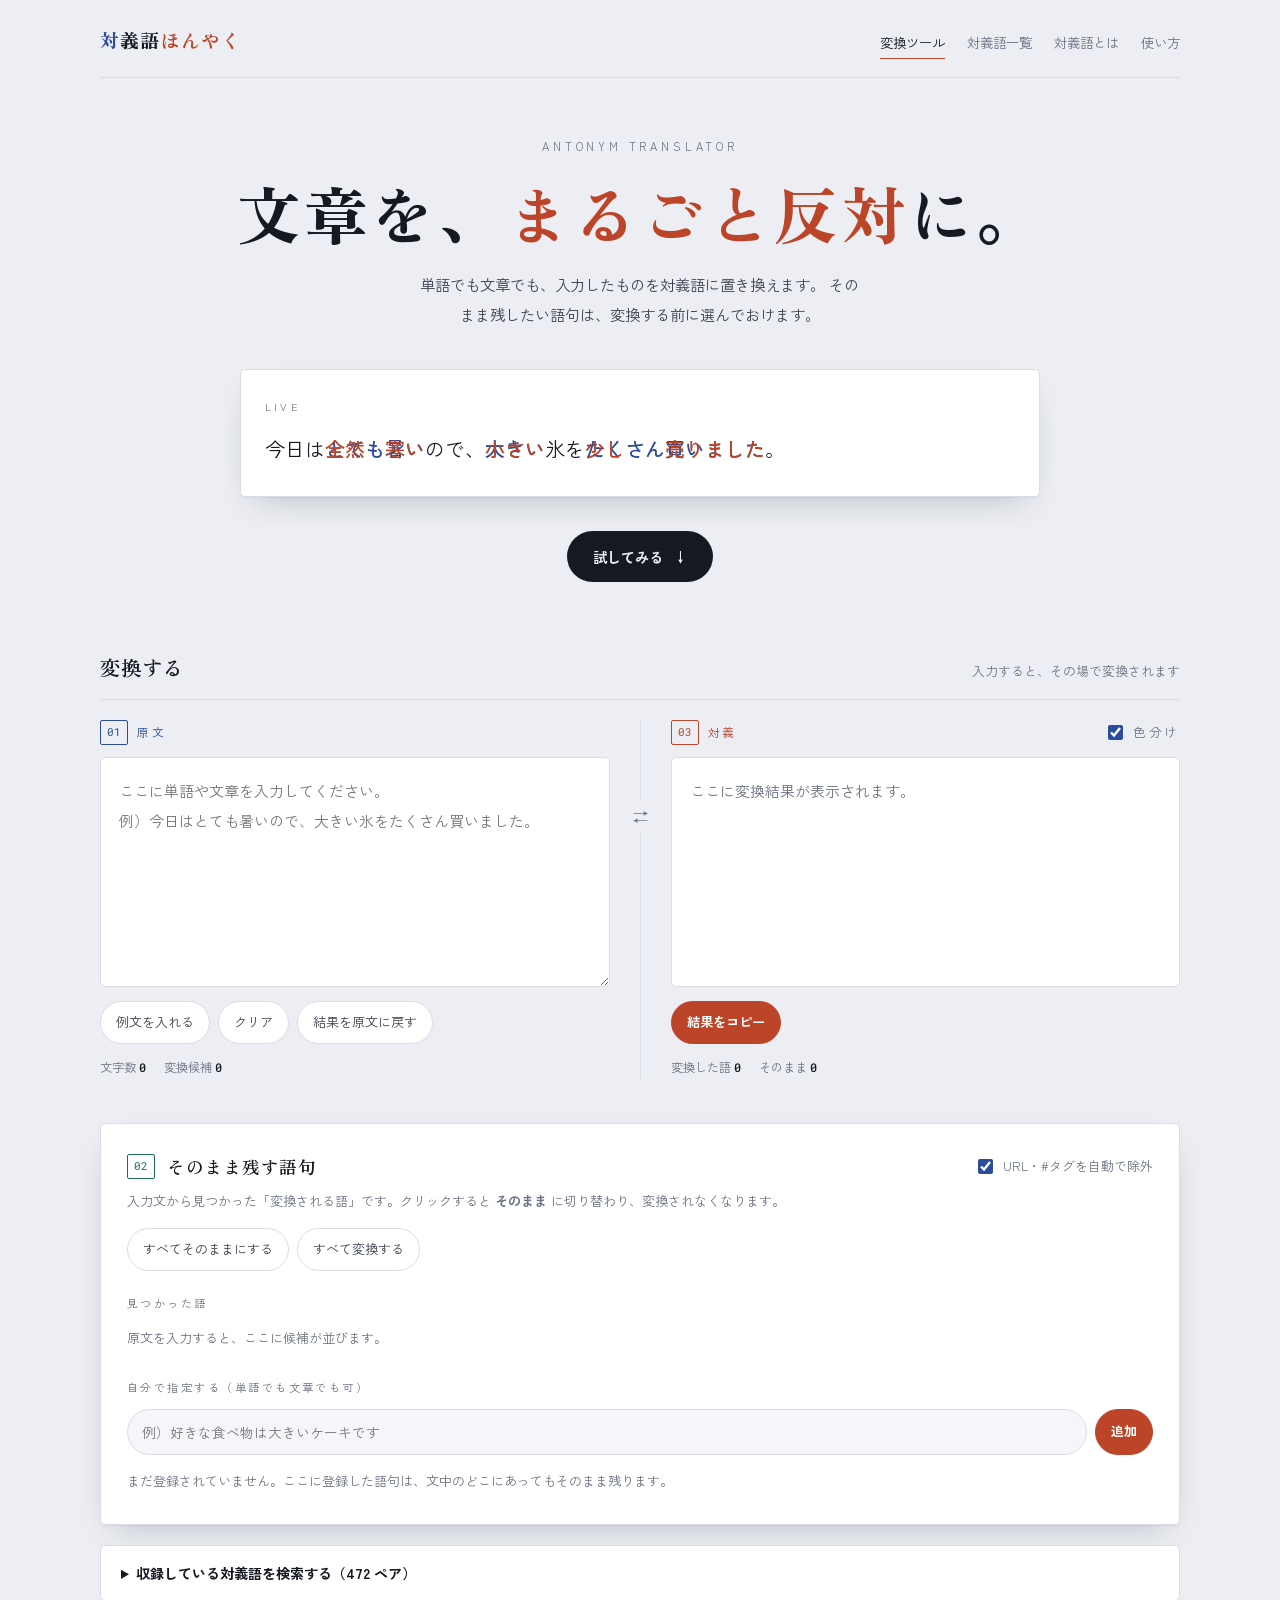
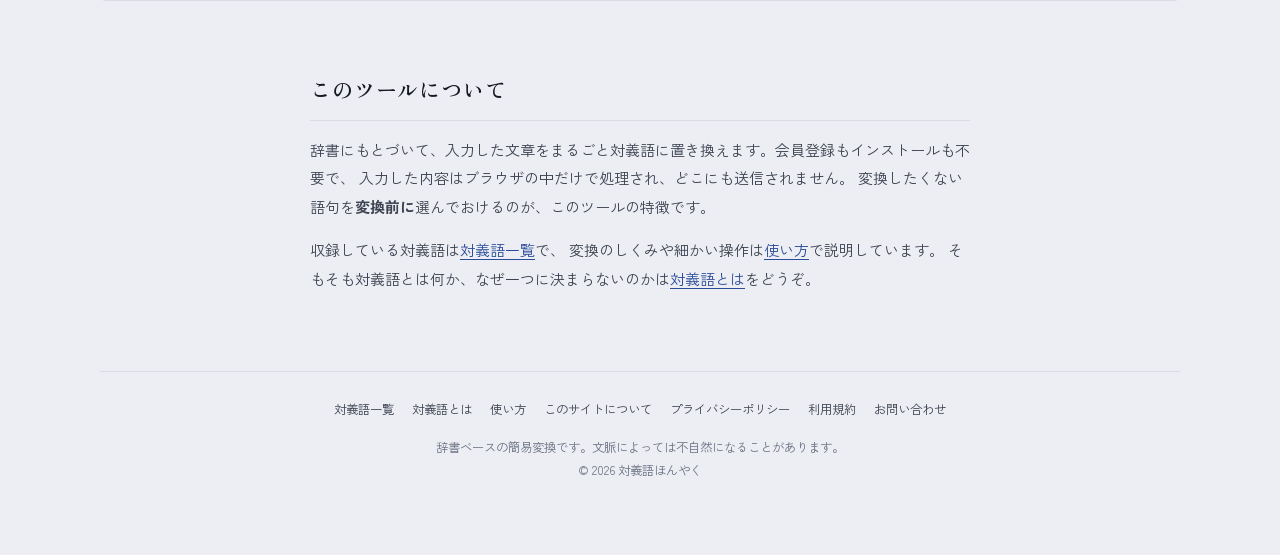
<file: index.html>
<!DOCTYPE html>
<html lang="ja">
<head>
<meta charset="utf-8">
<meta name="viewport" content="width=device-width, initial-scale=1">
<title>対義語ほんやく — 入力した文章をまるごと反対の意味に</title>
<meta name="description" content="入力した単語や文章を、まるごと対義語に置き換える無料の変換ツール。そのまま残したい語句は変換前に選んでおけます。">
<link rel="canonical" href="https://tomohiro284.github.io/-/">
<meta property="og:type" content="website">
<meta property="og:site_name" content="対義語ほんやく">
<meta property="og:title" content="対義語ほんやく — 入力した文章をまるごと反対の意味に">
<meta property="og:description" content="入力した単語や文章を、まるごと対義語に置き換える無料の変換ツール。そのまま残したい語句は変換前に選んでおけます。">
<meta property="og:url" content="https://tomohiro284.github.io/-/">
<meta property="og:locale" content="ja_JP">
<meta name="twitter:card" content="summary">
<link rel="icon" href="data:image/svg+xml,<svg xmlns='http://www.w3.org/2000/svg' viewBox='0 0 100 100'><text y='.9em' font-size='90'>⇄</text></svg>">
<link rel="preconnect" href="https://fonts.googleapis.com">
<link rel="preconnect" href="https://fonts.gstatic.com" crossorigin>
<link rel="stylesheet" href="https://fonts.googleapis.com/css2?family=Zen+Kaku+Gothic+New:wght@400;500;700&family=Zen+Old+Mincho:wght@600;900&family=Roboto+Mono:wght@400;500&display=swap">
<link rel="stylesheet" href="assets/style.css">
<script type="application/ld+json">
{
  "@context": "https://schema.org",
  "@type": "WebApplication",
  "name": "対義語ほんやく",
  "url": "https://tomohiro284.github.io/-/",
  "applicationCategory": "UtilitiesApplication",
  "operatingSystem": "Web",
  "inLanguage": "ja",
  "description": "入力した単語や文章を、まるごと対義語に置き換える無料の変換ツール。",
  "offers": { "@type": "Offer", "price": "0", "priceCurrency": "JPY" }
}
</script>
</head>
<body>
<div class="wrap">

  <div class="topbar">
    <a class="wordmark" href="index.html"><span class="pole-a">対</span>義語<span class="pole-b">ほんやく</span></a>
    <nav class="site-nav" aria-label="サイト内メニュー">
      <a href="index.html" aria-current="page">変換ツール</a>
      <a href="antonym-list.html">対義語一覧</a>
      <a href="what-is-antonym.html">対義語とは</a>
      <a href="guide.html">使い方</a>
    </nav>
  </div>

  <header class="hero">
    <p class="eyebrow">ANTONYM TRANSLATOR</p>
    <h1>文章を、<span class="pole-b">まるごと反対</span>に。</h1>
    <p class="lead">
      単語でも文章でも、入力したものを対義語に置き換えます。
      そのまま残したい語句は、変換する前に選んでおけます。
    </p>

    <div class="demo">
      <span class="demo-label">LIVE</span>
      <div id="hero-demo">今日はとても暑いので、大きい氷をたくさん買いました。</div>
    </div>

    <a class="hero-cta" href="#tool">試してみる <span aria-hidden="true">↓</span></a>
  </header>

  <main id="tool">
    <section class="block" style="margin-top:20px">
      <div class="section-head">
        <h2>変換する</h2>
        <span class="note">入力すると、その場で変換されます</span>
      </div>

      <div class="deck">
        <section class="pane pane-in">
          <div class="pane-label"><span class="ord">01</span> 原文</div>
          <label class="sr-only" for="input">変換したい文章</label>
          <textarea id="input" placeholder="ここに単語や文章を入力してください。&#10;例）今日はとても暑いので、大きい氷をたくさん買いました。" spellcheck="false"></textarea>
          <div class="btn-row">
            <button type="button" class="btn" id="sample">例文を入れる</button>
            <button type="button" class="btn" id="clear">クリア</button>
            <button type="button" class="btn" id="swap" title="変換結果を原文に移して、もう一度変換します">結果を原文に戻す</button>
          </div>
          <div class="stats">
            <span>文字数 <b id="stat-chars">0</b></span>
            <span>変換候補 <b id="stat-candidates">0</b></span>
          </div>
        </section>

        <div class="spine" aria-hidden="true"></div>

        <section class="pane pane-out">
          <div class="pane-label">
            <span class="ord">03</span> 対義
            <span style="flex:1"></span>
            <label class="toggle"><input type="checkbox" id="highlight" checked> 色分け</label>
          </div>
          <div class="output" id="output" aria-live="polite"><span class="empty">ここに変換結果が表示されます。</span></div>
          <div class="btn-row">
            <button type="button" class="btn primary" id="copy">結果をコピー</button>
          </div>
          <div class="stats">
            <span>変換した語 <b id="stat-converted">0</b></span>
            <span>そのまま <b id="stat-kept">0</b></span>
          </div>
        </section>
      </div>

      <section class="keep-panel">
        <div class="panel-head">
          <span class="ord" style="font-family:var(--mono);font-size:.68rem;padding:1px 6px;border:1px solid var(--keep);border-radius:2px;color:var(--keep)">02</span>
          <h2>そのまま残す語句</h2>
          <span class="spacer"></span>
          <label class="toggle" title="URL・メールアドレス・`コード`・#タグ・@ユーザー名を自動で除外します">
            <input type="checkbox" id="auto-protect" checked> URL・#タグを自動で除外
          </label>
        </div>
        <p class="hint">
          入力文から見つかった「変換される語」です。クリックすると <b>そのまま</b> に切り替わり、変換されなくなります。
        </p>

        <div class="btn-row" style="margin-top:0">
          <button type="button" class="btn" id="keep-all">すべてそのままにする</button>
          <button type="button" class="btn" id="keep-none">すべて変換する</button>
        </div>

        <p class="subhead">見つかった語</p>
        <div class="chips" id="candidates"><p class="empty-note">原文を入力すると、ここに候補が並びます。</p></div>

        <p class="subhead">自分で指定する（単語でも文章でも可）</p>
        <div class="add-row">
          <label class="sr-only" for="manual">そのまま残したい語句</label>
          <input type="text" id="manual" placeholder="例）好きな食べ物は大きいケーキです" autocomplete="off">
          <button type="button" class="btn primary" id="manual-add">追加</button>
        </div>
        <div class="chips" id="manual-list"><p class="empty-note">まだ登録されていません。ここに登録した語句は、文中のどこにあってもそのまま残ります。</p></div>
      </section>

      <details class="dict">
        <summary>収録している対義語を検索する（<span id="dict-count">0</span> ペア）</summary>
        <div class="add-row" style="margin-top:14px">
          <label class="sr-only" for="dict-search">辞書を検索</label>
          <input type="text" id="dict-search" placeholder="語を検索（例：大きい / happy）" autocomplete="off">
        </div>
        <div class="dict-list" id="dict-list"></div>
      </details>
    </section>

    <div class="ad-slot" data-ad-slot="content"></div>

    <section class="block page">
      <h2>このツールについて</h2>
      <p>
        辞書にもとづいて、入力した文章をまるごと対義語に置き換えます。会員登録もインストールも不要で、
        入力した内容はブラウザの中だけで処理され、どこにも送信されません。
        変換したくない語句を<b>変換前に</b>選んでおけるのが、このツールの特徴です。
      </p>
      <p>
        収録している対義語は<a href="antonym-list.html">対義語一覧</a>で、
        変換のしくみや細かい操作は<a href="guide.html">使い方</a>で説明しています。
        そもそも対義語とは何か、なぜ一つに決まらないのかは<a href="what-is-antonym.html">対義語とは</a>をどうぞ。
      </p>
    </section>

    <div class="ad-slot" data-ad-slot="footer"></div>
  </main>

  <footer>
    <div class="foot-links">
      <a href="antonym-list.html">対義語一覧</a>
      <a href="what-is-antonym.html">対義語とは</a>
      <a href="guide.html">使い方</a>
      <a href="about.html">このサイトについて</a>
      <a href="privacy.html">プライバシーポリシー</a>
      <a href="terms.html">利用規約</a>
      <a href="contact.html">お問い合わせ</a>
    </div>
    辞書ベースの簡易変換です。文脈によっては不自然になることがあります。<br>
    © 2026 対義語ほんやく
  </footer>
</div>

<div class="toast" id="toast" role="status" aria-live="polite"></div>

<script src="src/site-config.js"></script>
<script src="src/dictionary.js"></script>
<script src="src/conjugate.js"></script>
<script src="src/converter.js"></script>
<script src="src/app.js"></script>
<script src="src/hero.js"></script>
<script src="src/ads.js"></script>
</body>
</html>
</file>
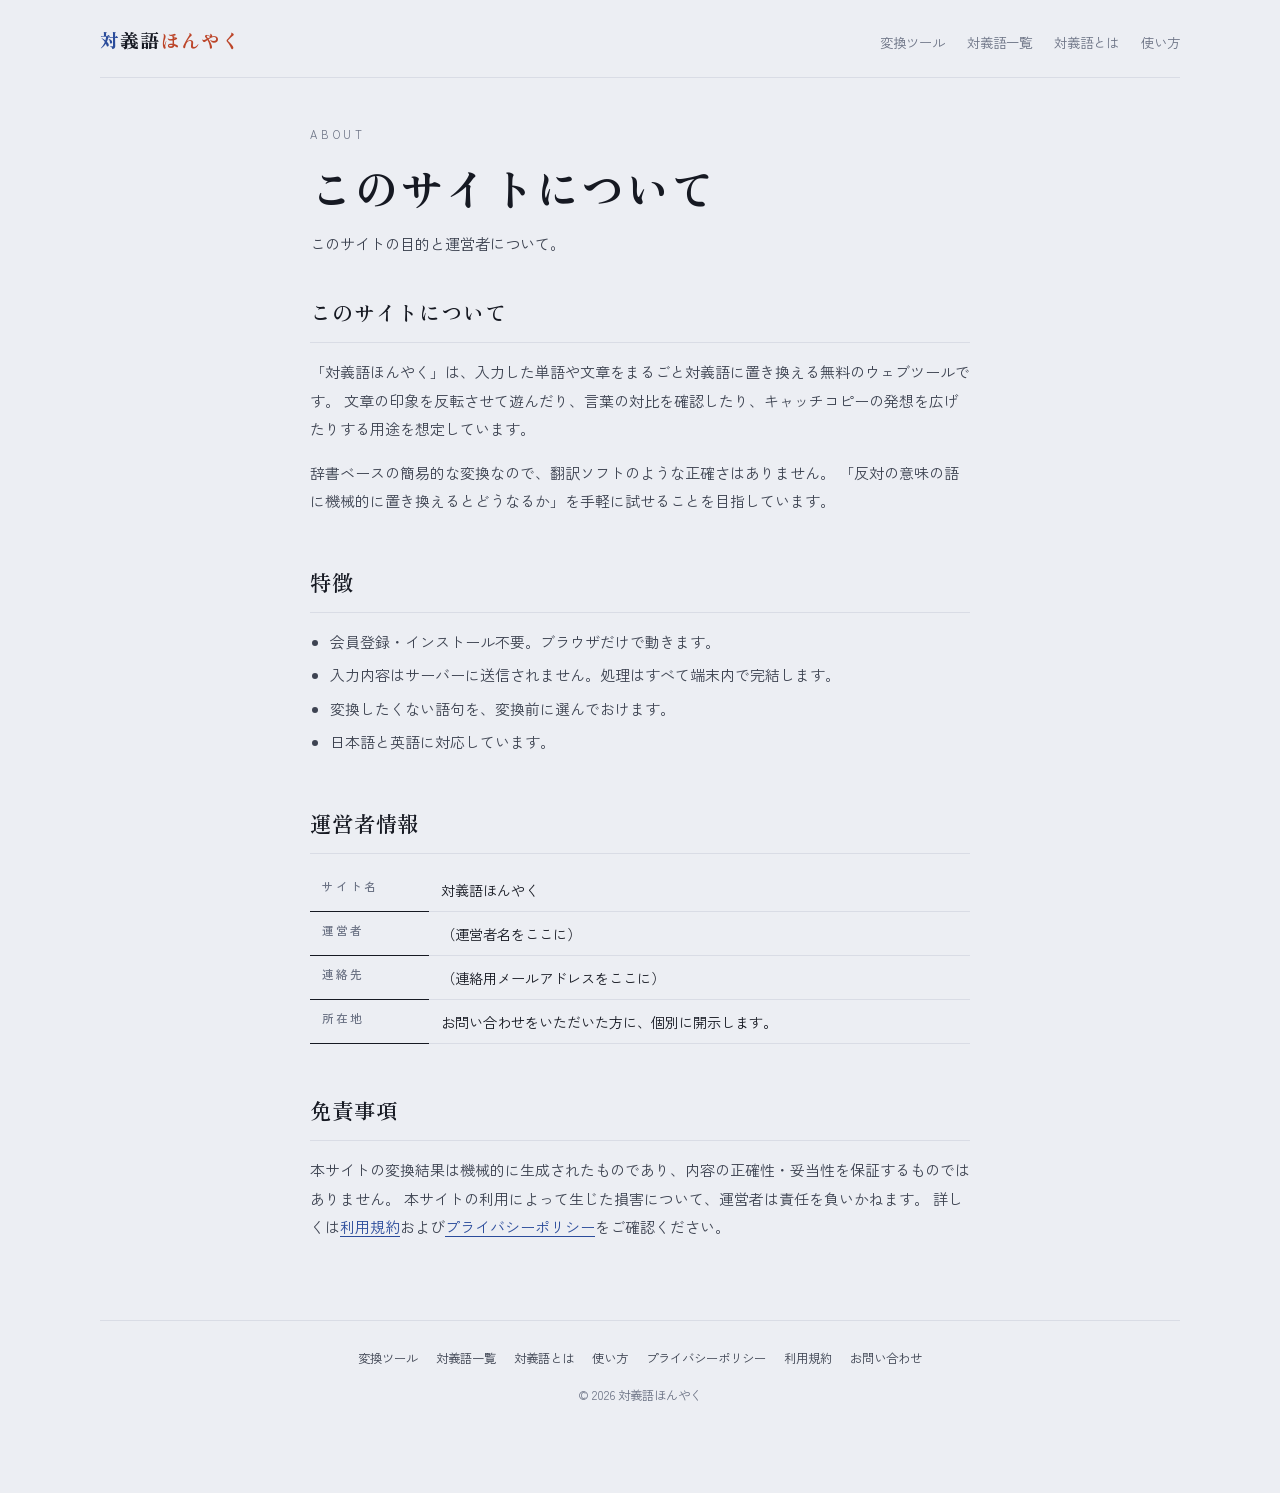
<file: about.html>
<!DOCTYPE html>
<html lang="ja">
<head>
<meta charset="utf-8">
<meta name="viewport" content="width=device-width, initial-scale=1">
<title>このサイトについて | 対義語ほんやく</title>
<meta name="description" content="対義語ほんやくの運営者情報と、サイトを作った目的について。">
<link rel="canonical" href="https://tomohiro284.github.io/-/about.html">
<meta property="og:type" content="website">
<meta property="og:site_name" content="対義語ほんやく">
<meta property="og:title" content="このサイトについて | 対義語ほんやく">
<meta property="og:description" content="対義語ほんやくの運営者情報と、サイトを作った目的について。">
<meta property="og:url" content="https://tomohiro284.github.io/-/about.html">
<meta property="og:locale" content="ja_JP">
<meta name="twitter:card" content="summary">
<link rel="icon" href="data:image/svg+xml,<svg xmlns='http://www.w3.org/2000/svg' viewBox='0 0 100 100'><text y='.9em' font-size='90'>⇄</text></svg>">
<link rel="preconnect" href="https://fonts.googleapis.com">
<link rel="preconnect" href="https://fonts.gstatic.com" crossorigin>
<link rel="stylesheet" href="https://fonts.googleapis.com/css2?family=Zen+Kaku+Gothic+New:wght@400;500;700&amp;family=Zen+Old+Mincho:wght@600;900&amp;family=Roboto+Mono:wght@400;500&amp;display=swap">
<link rel="stylesheet" href="assets/style.css">
</head>
<body>
<div class="wrap">

  <div class="topbar">
    <a class="wordmark" href="index.html"><span class="pole-a">対</span>義語<span class="pole-b">ほんやく</span></a>
    <nav class="site-nav" aria-label="サイト内メニュー">
      <a href="index.html">変換ツール</a>
      <a href="antonym-list.html">対義語一覧</a>
      <a href="what-is-antonym.html">対義語とは</a>
      <a href="guide.html">使い方</a>
    </nav>
  </div>

  <header class="page-title">
    <p class="eyebrow">ABOUT</p>
    <h1>このサイトについて</h1>
    <p class="lead">このサイトの目的と運営者について。</p>
  </header>

  <main class="page">
    <h2>このサイトについて</h2>
    <p>
      「対義語ほんやく」は、入力した単語や文章をまるごと対義語に置き換える無料のウェブツールです。
      文章の印象を反転させて遊んだり、言葉の対比を確認したり、キャッチコピーの発想を広げたりする用途を想定しています。
    </p>
    <p>
      辞書ベースの簡易的な変換なので、翻訳ソフトのような正確さはありません。
      「反対の意味の語に機械的に置き換えるとどうなるか」を手軽に試せることを目指しています。
    </p>

    <h2>特徴</h2>
    <ul>
      <li>会員登録・インストール不要。ブラウザだけで動きます。</li>
      <li>入力内容はサーバーに送信されません。処理はすべて端末内で完結します。</li>
      <li>変換したくない語句を、変換前に選んでおけます。</li>
      <li>日本語と英語に対応しています。</li>
    </ul>

    <h2>運営者情報</h2>
    <table>
      <tr><th>サイト名</th><td>対義語ほんやく</td></tr>
      <tr><th>運営者</th><td id="owner-name">（site-config.js の owner を設定してください）</td></tr>
      <tr><th>連絡先</th><td id="owner-contact">（site-config.js の email を設定してください）</td></tr>
      <tr><th>所在地</th><td>お問い合わせをいただいた方に、個別に開示します。</td></tr>
    </table>

    <h2>免責事項</h2>
    <p>
      本サイトの変換結果は機械的に生成されたものであり、内容の正確性・妥当性を保証するものではありません。
      本サイトの利用によって生じた損害について、運営者は責任を負いかねます。
      詳しくは<a href="terms.html">利用規約</a>および<a href="privacy.html">プライバシーポリシー</a>をご確認ください。
    </p>
    <div class="ad-slot" data-ad-slot="footer"></div>

  </main>

  <footer>
    <div class="foot-links">
      <a href="index.html">変換ツール</a>
      <a href="antonym-list.html">対義語一覧</a>
      <a href="what-is-antonym.html">対義語とは</a>
      <a href="guide.html">使い方</a>
      <a href="privacy.html">プライバシーポリシー</a>
      <a href="terms.html">利用規約</a>
      <a href="contact.html">お問い合わせ</a>
    </div>
    <p>© 2026 対義語ほんやく</p>
  </footer>
</div>

<script src="src/site-config.js"></script>
<script src="src/ads.js"></script>
<script>
(function () {
  var c = window.SITE_CONFIG || {};
  if (c.owner) document.getElementById('owner-name').textContent = c.owner;
  if (c.email) document.getElementById('owner-contact').textContent = c.email;
})();
</script>
</body>
</html>
</file>
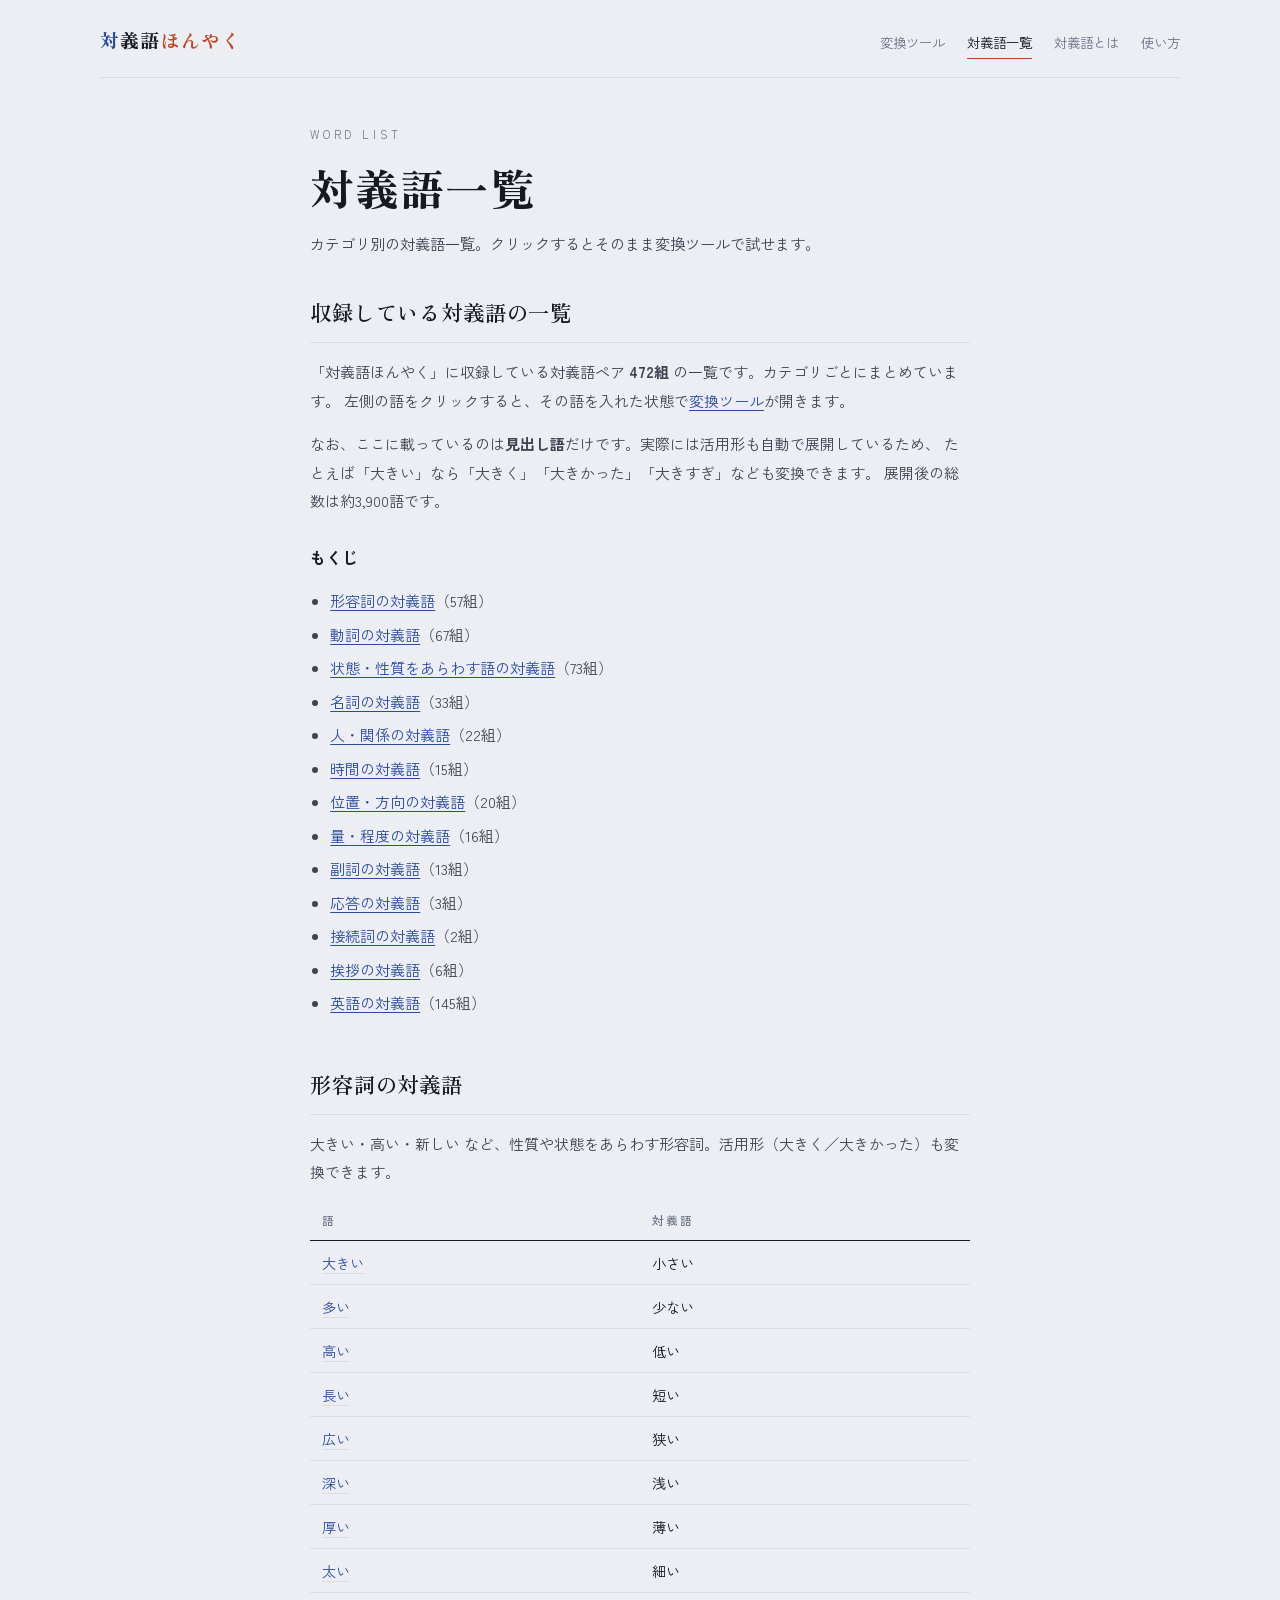
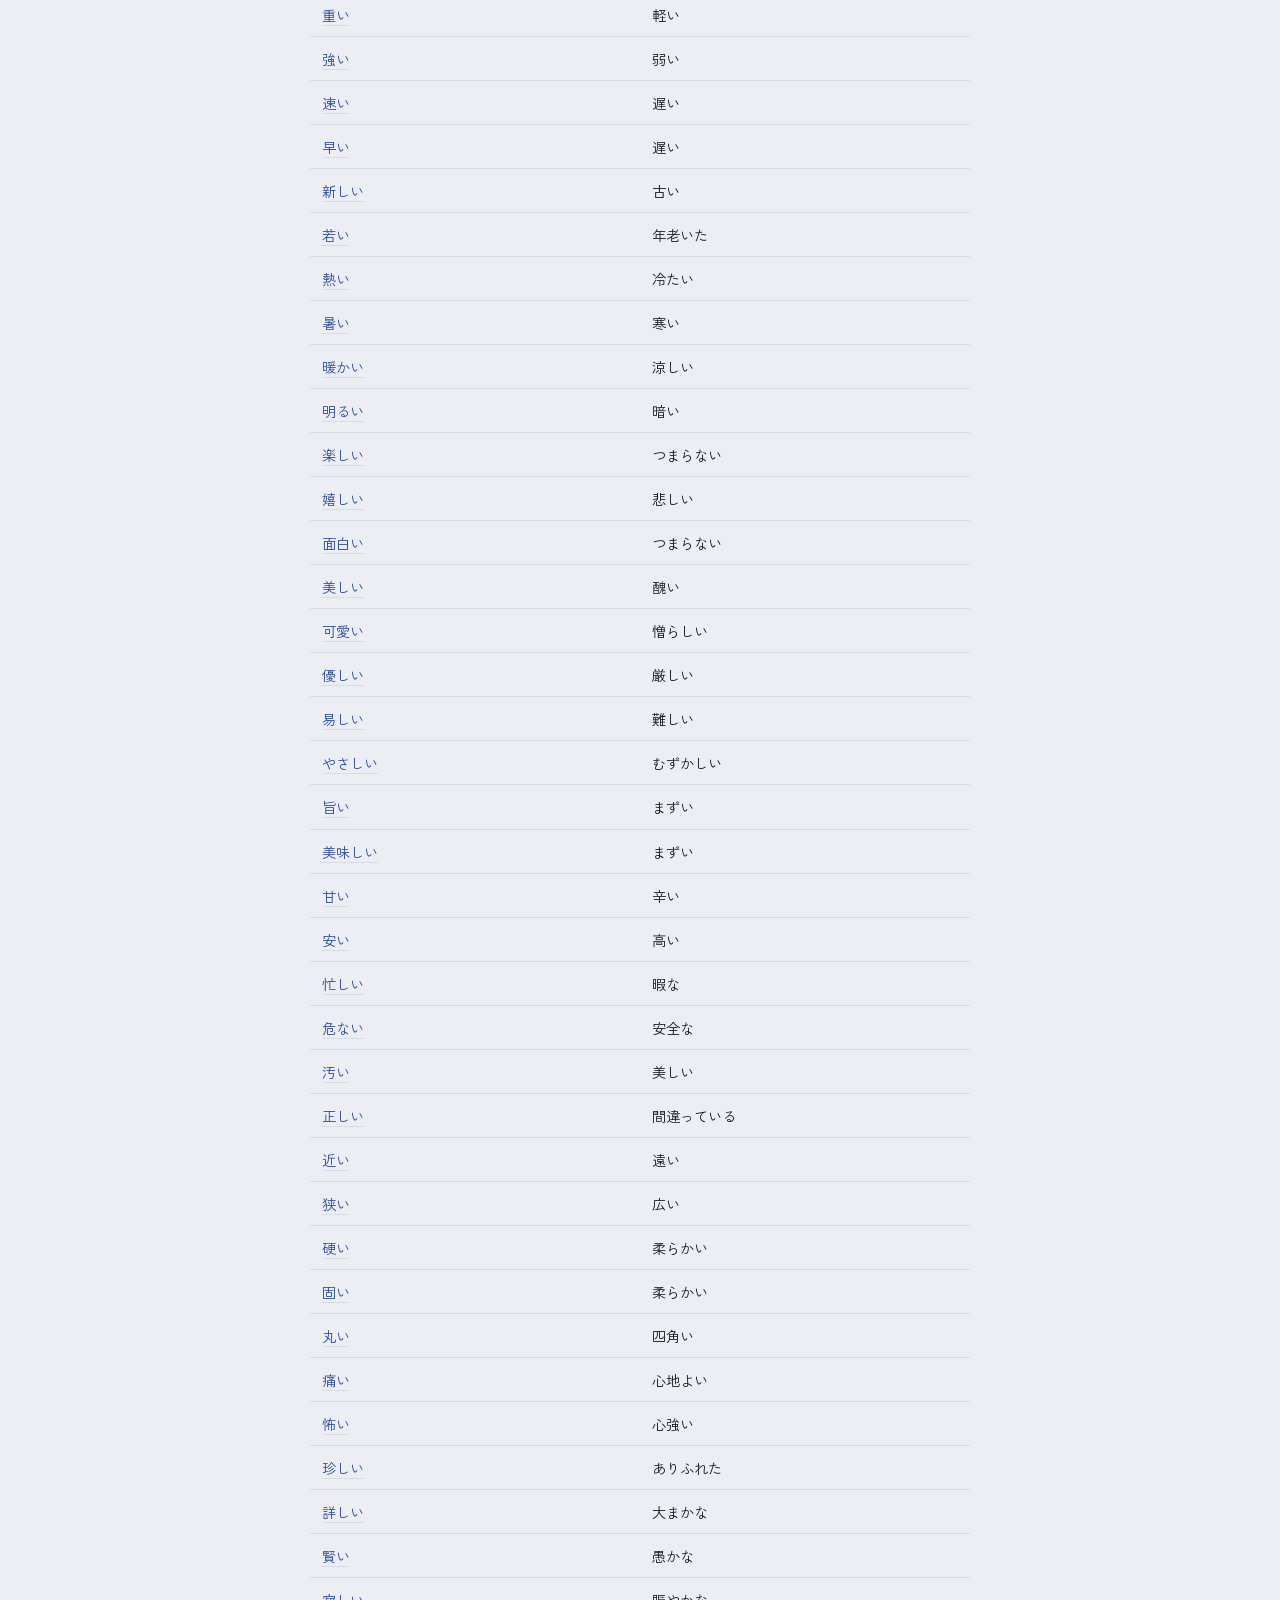
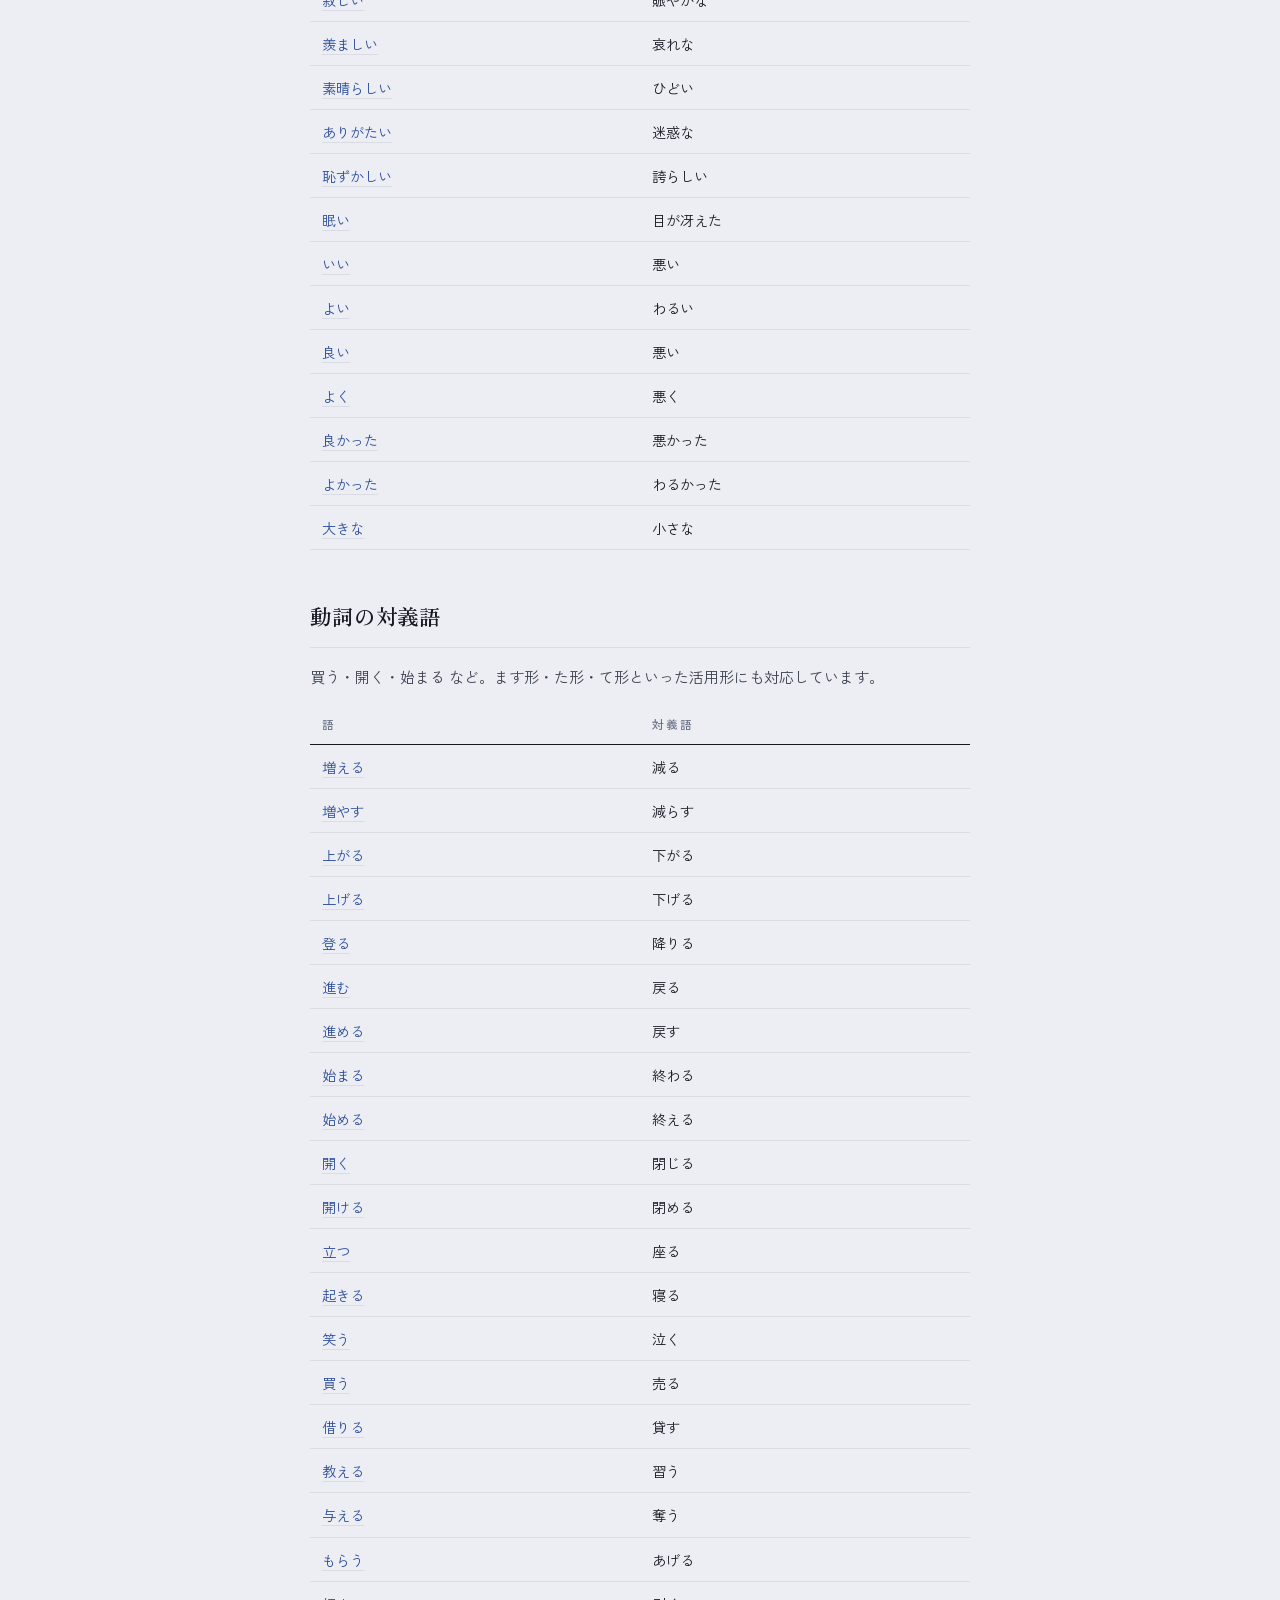
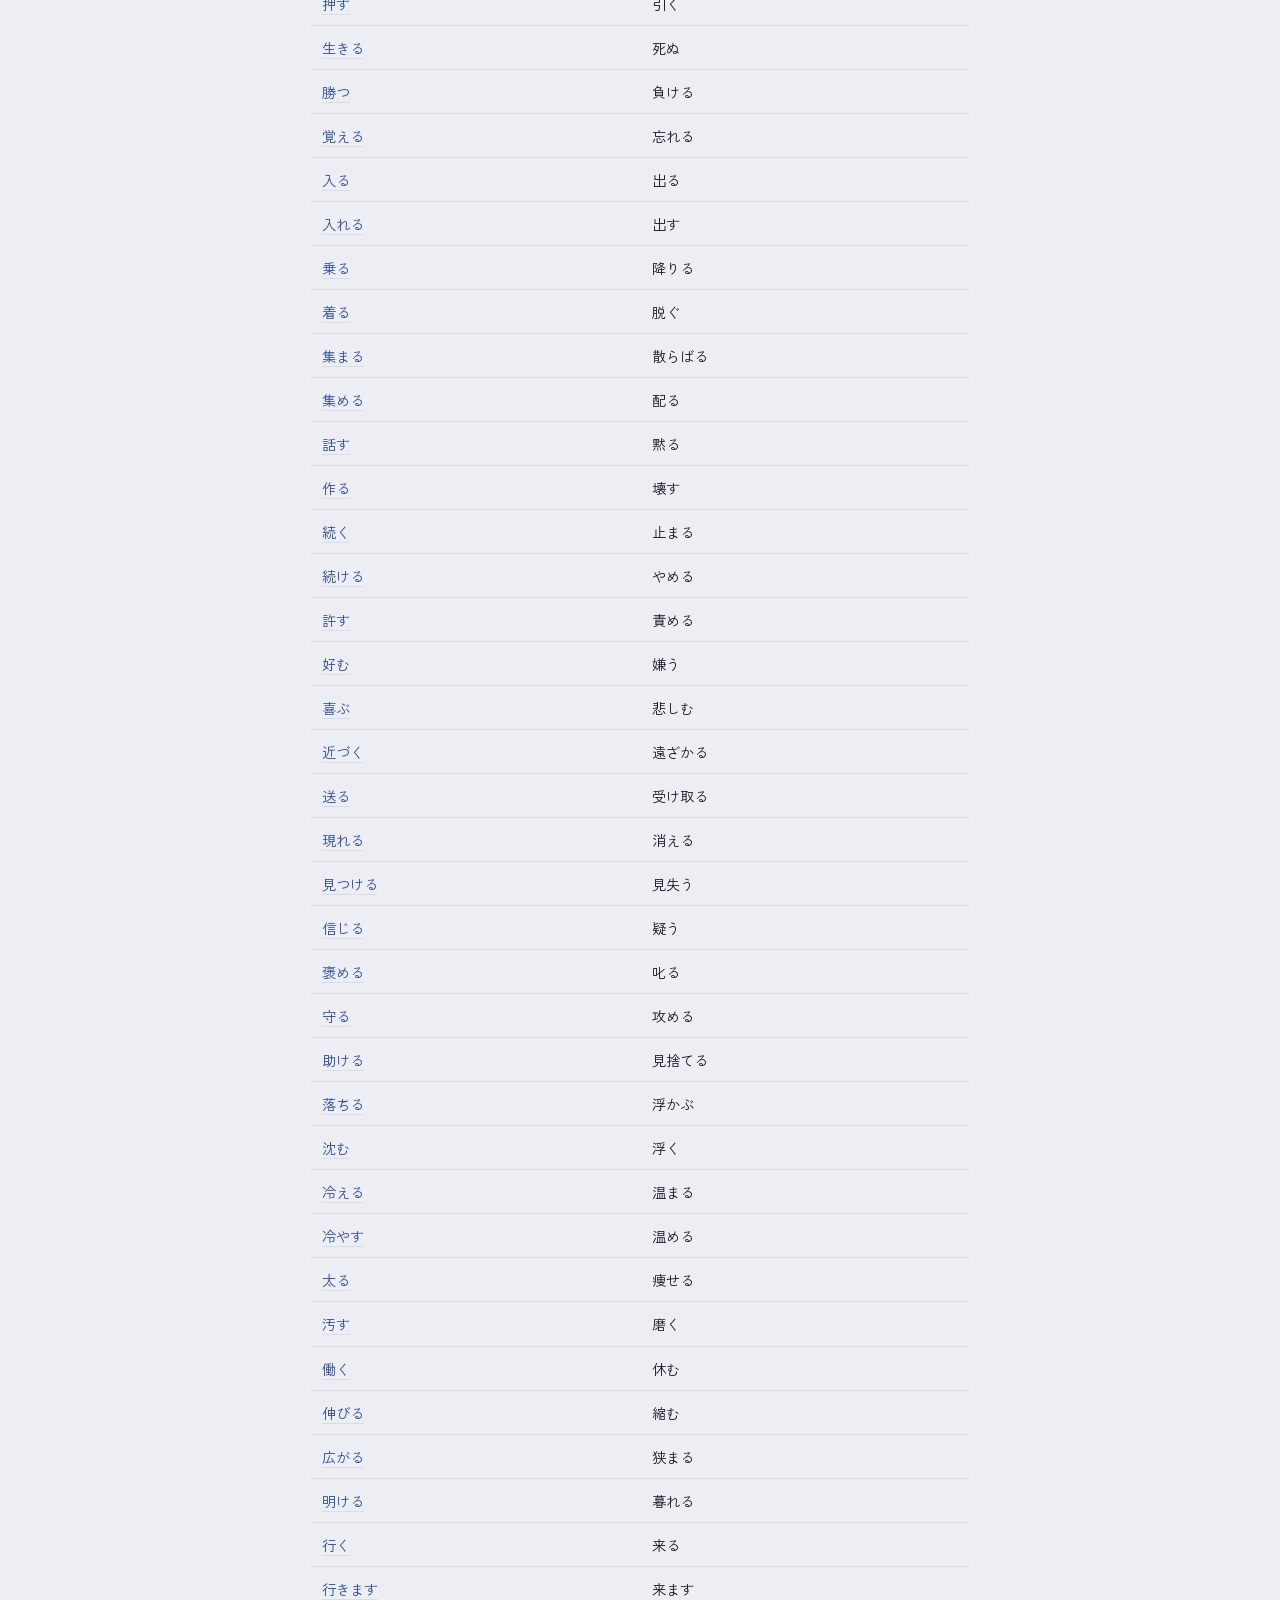
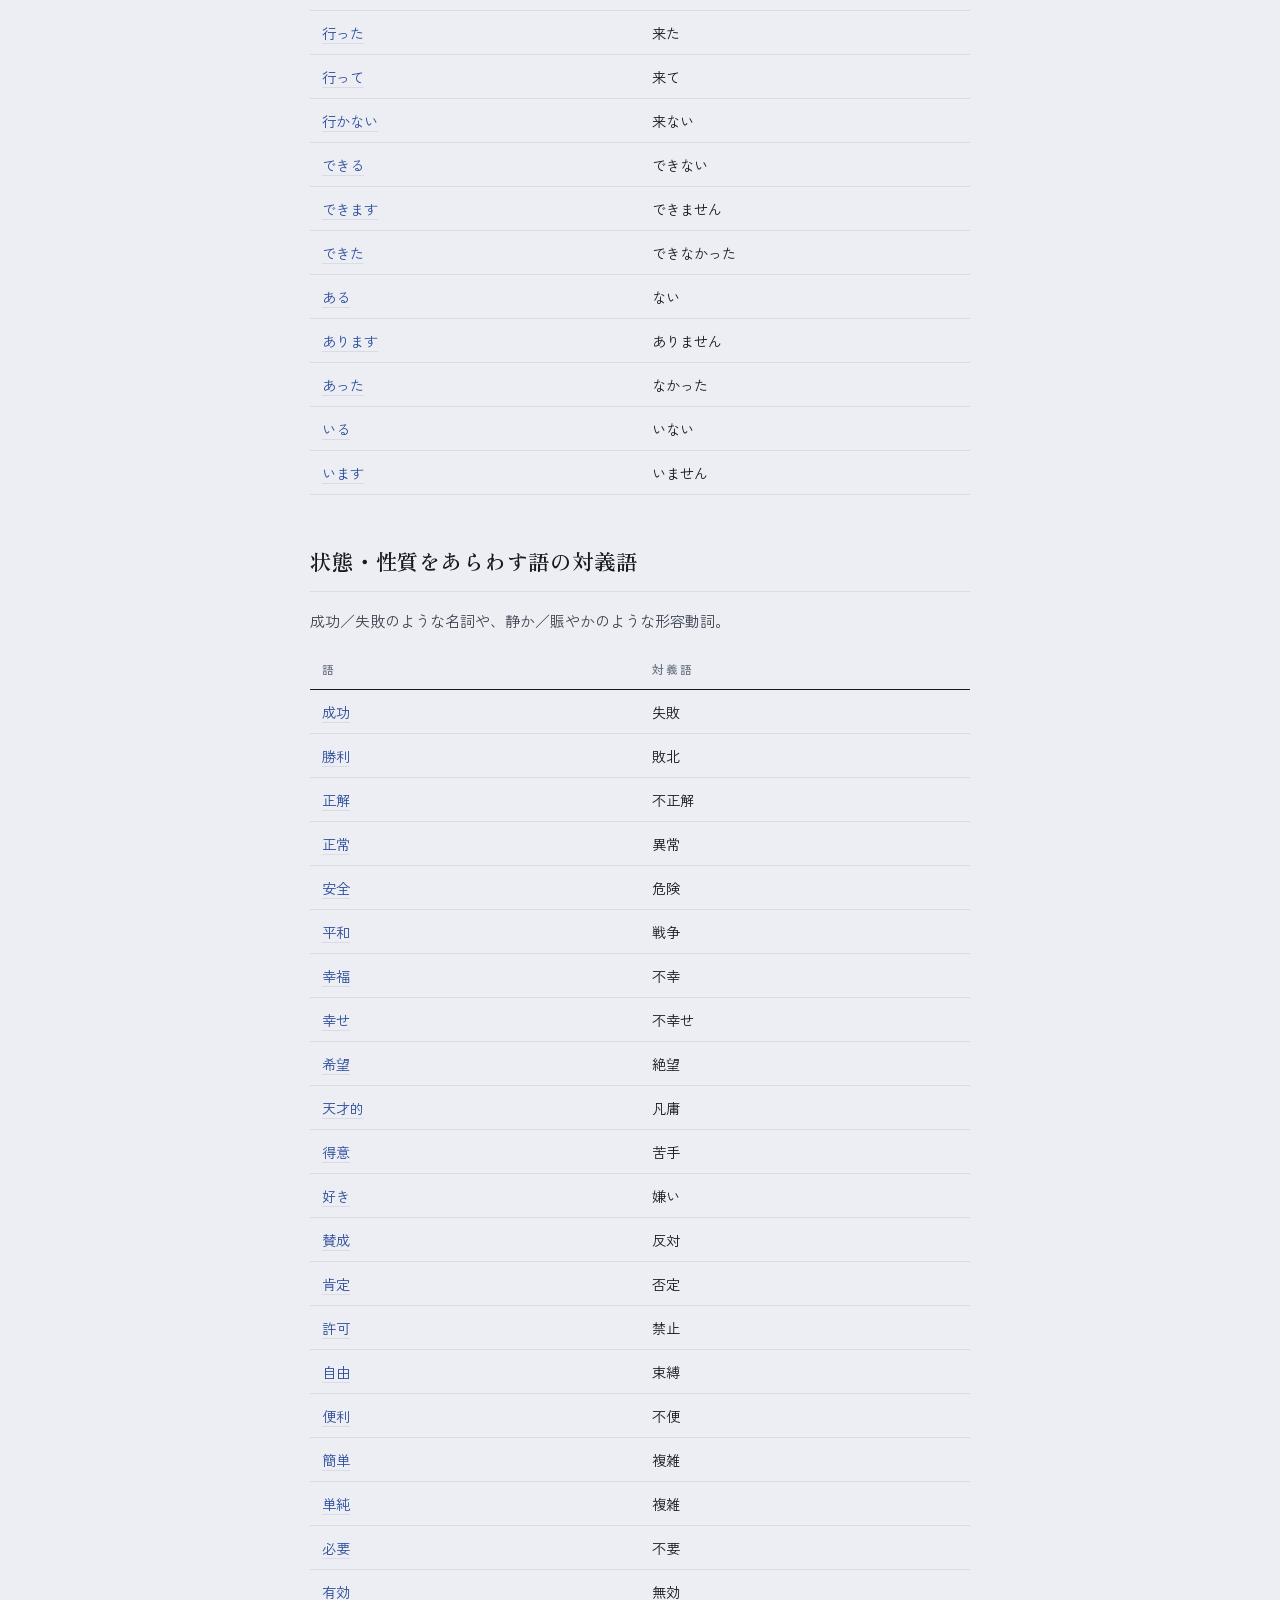
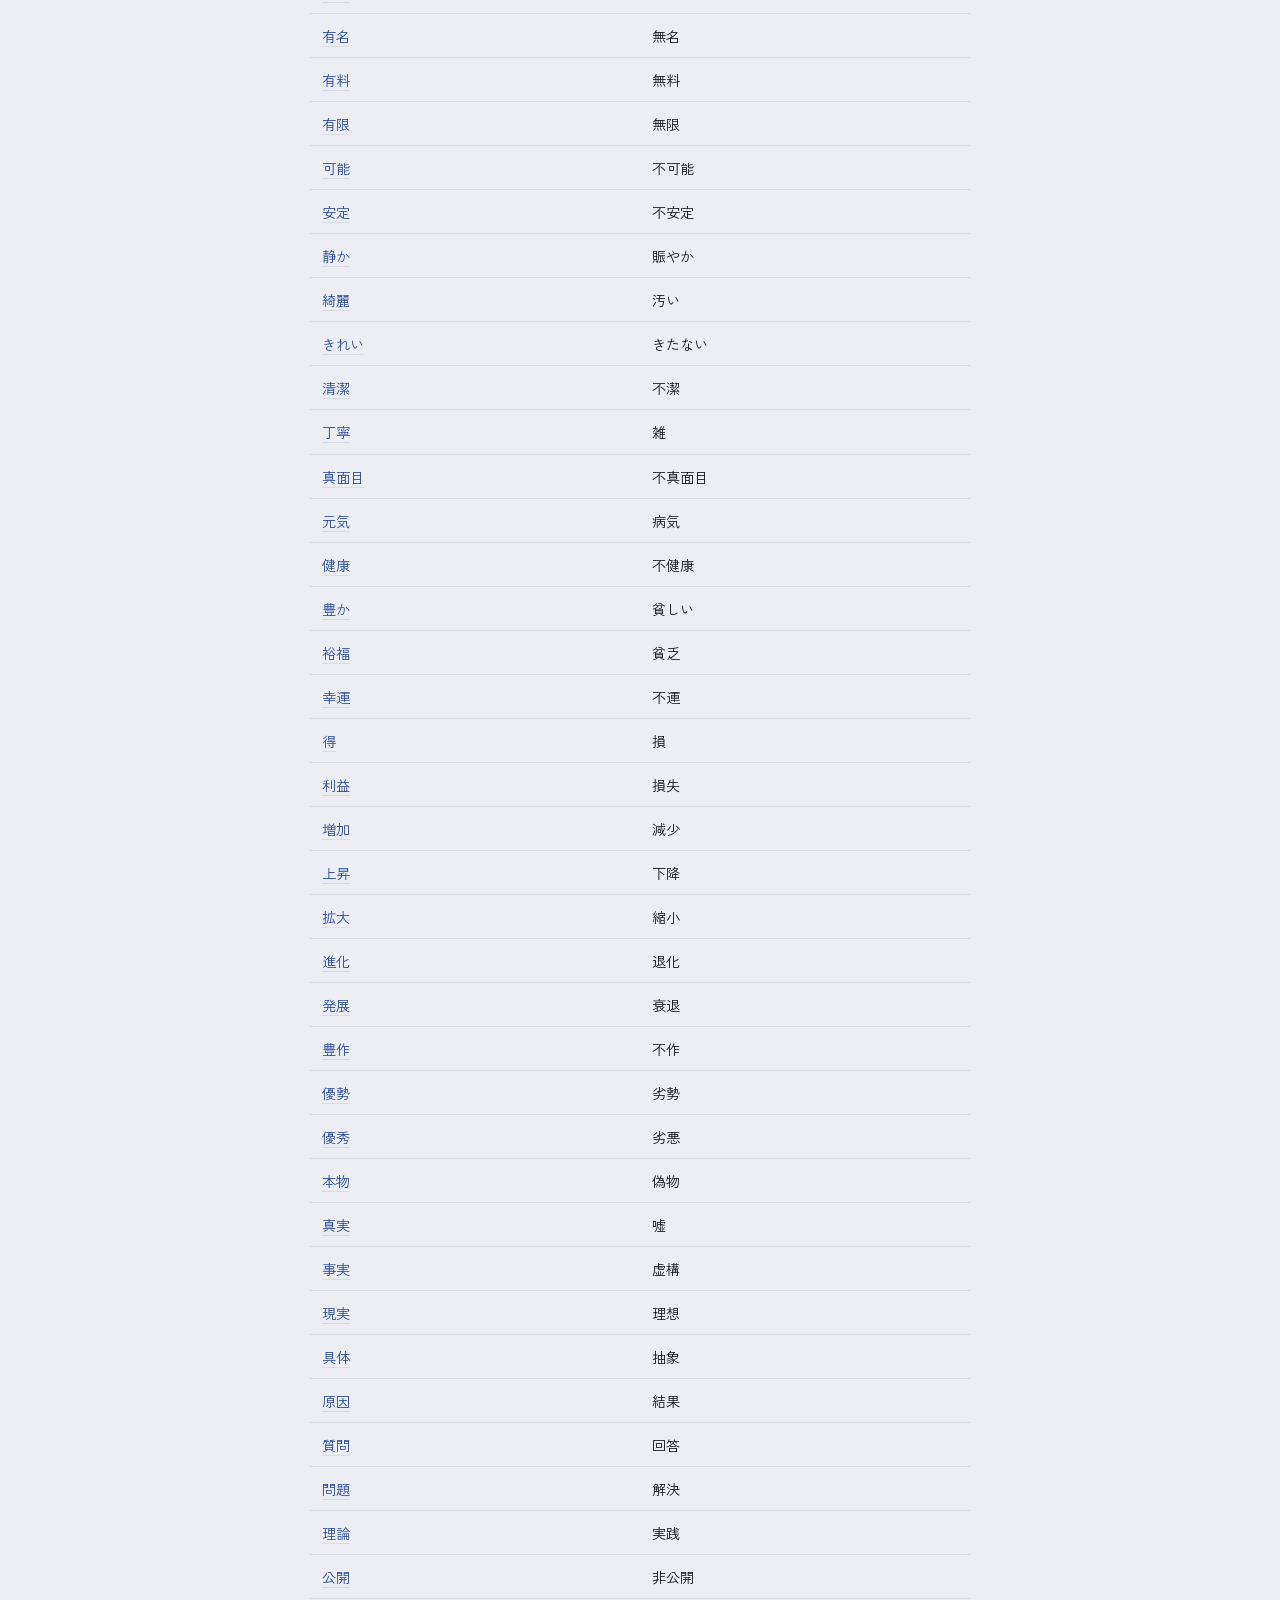
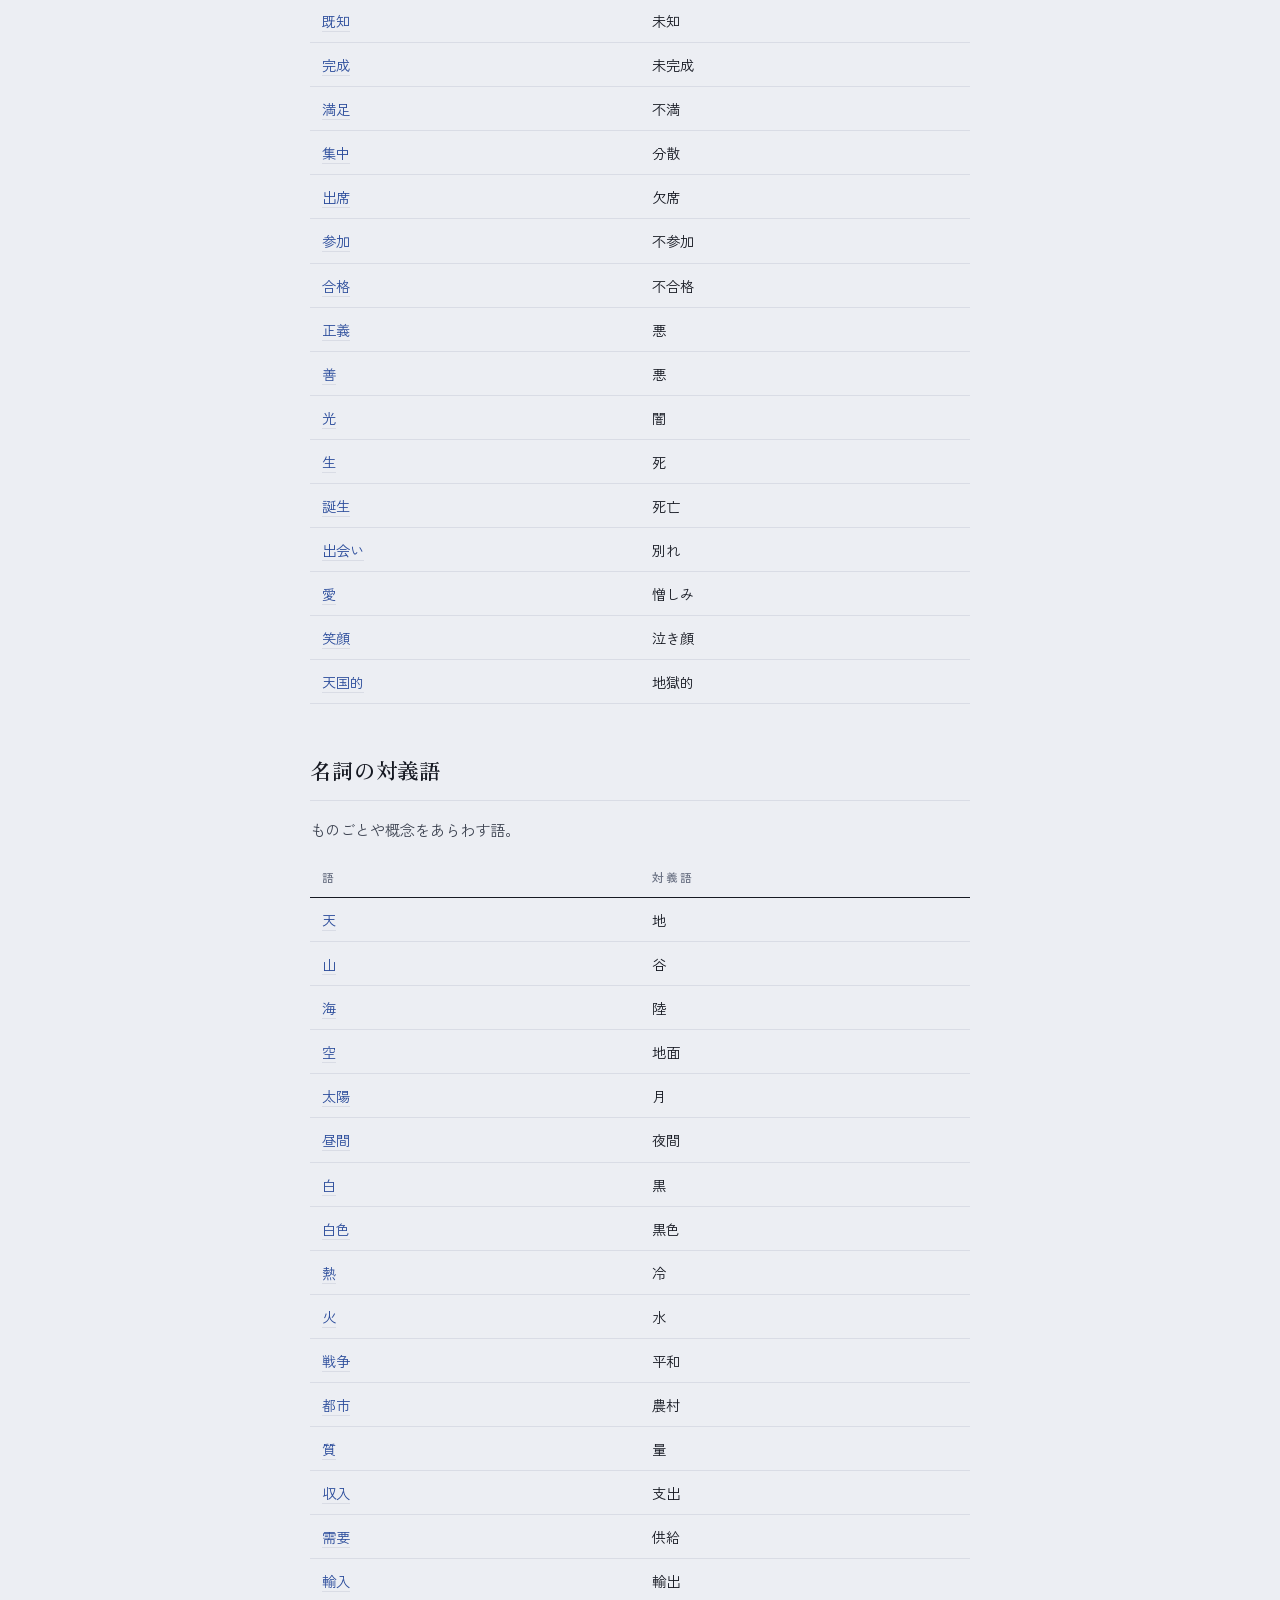
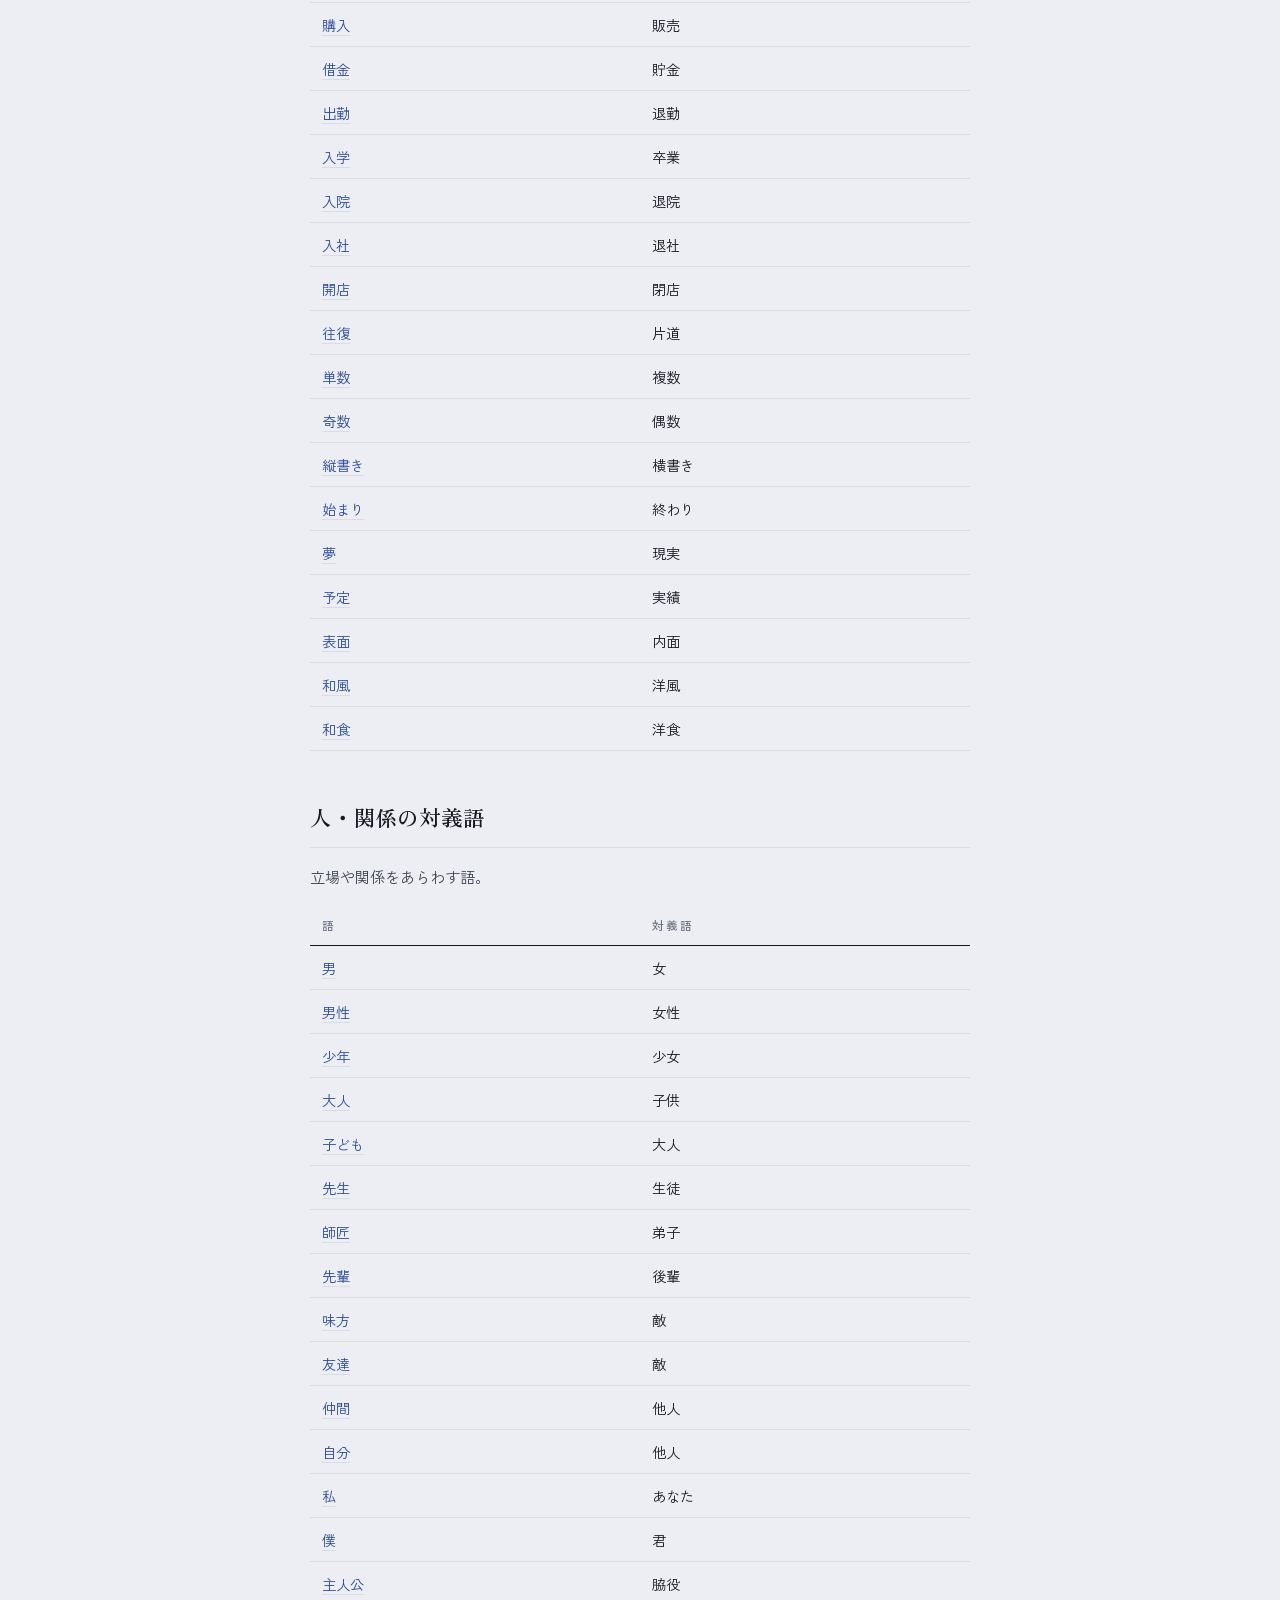
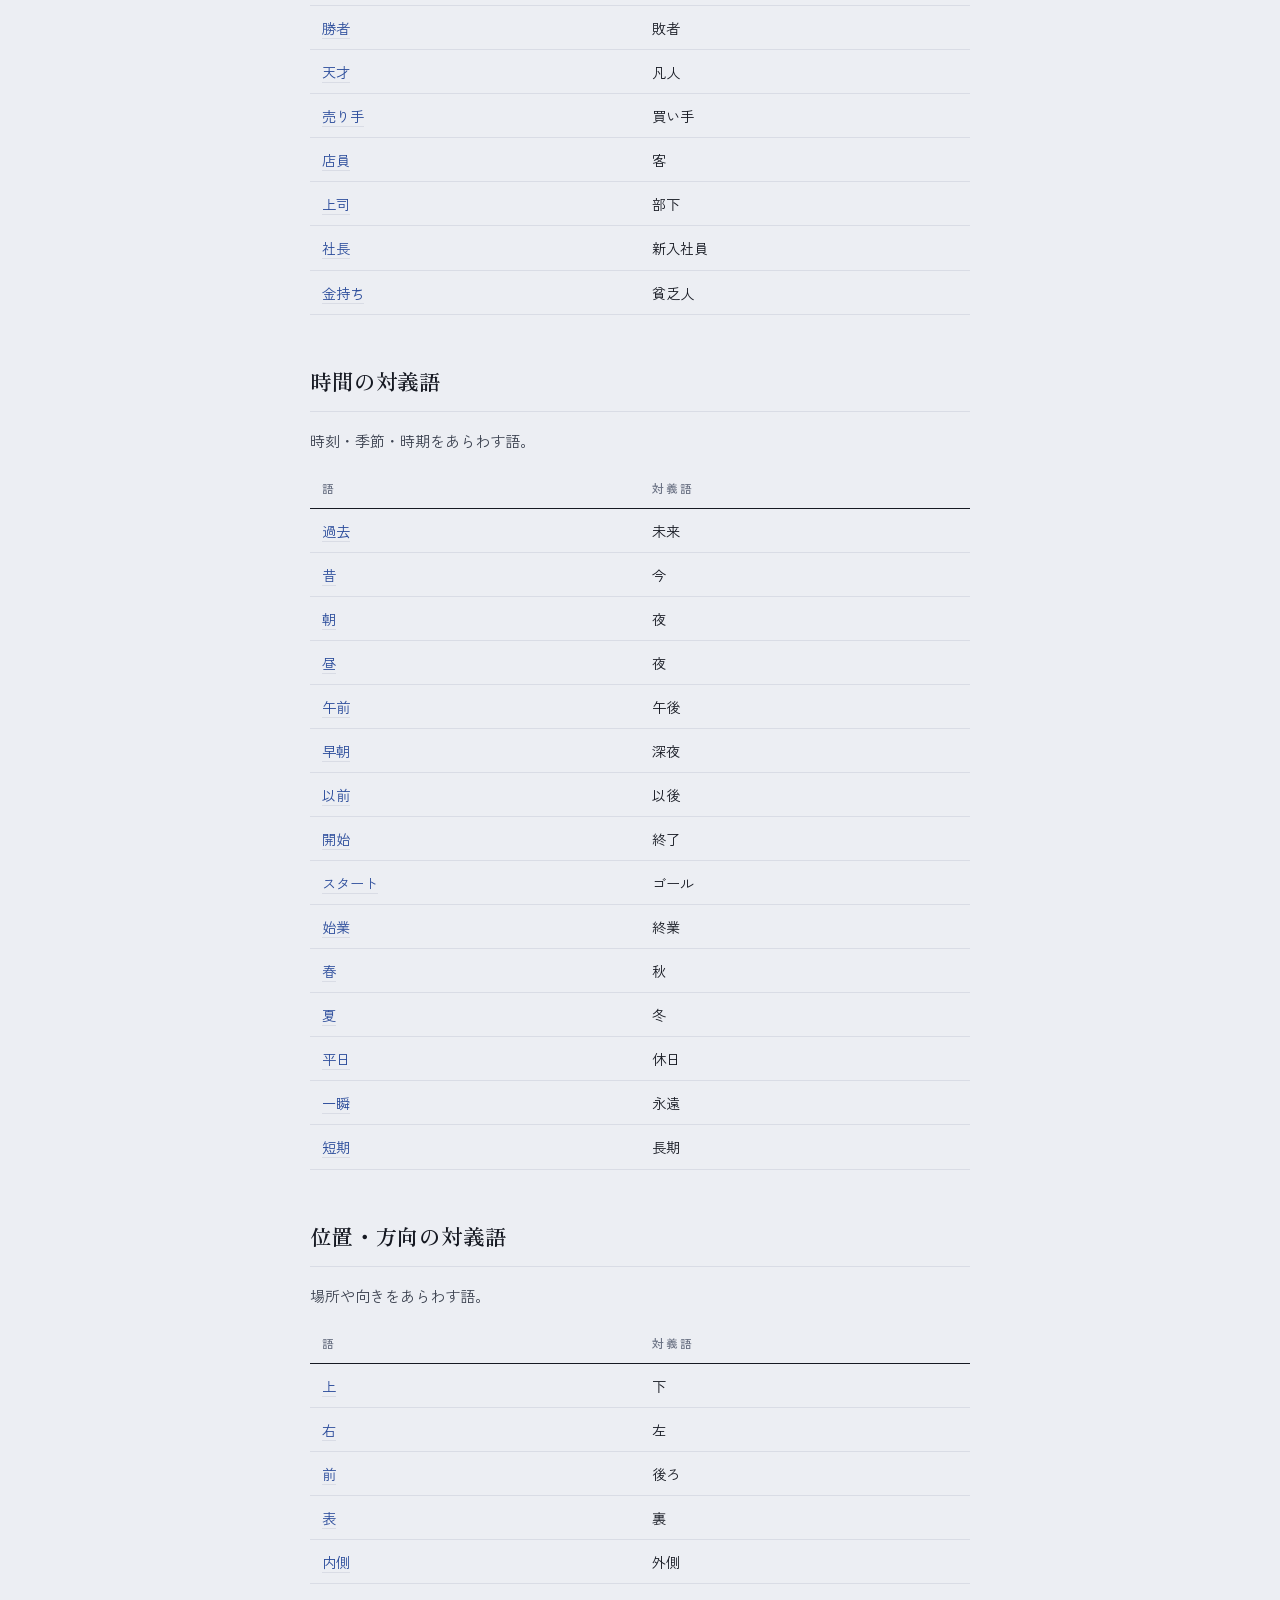
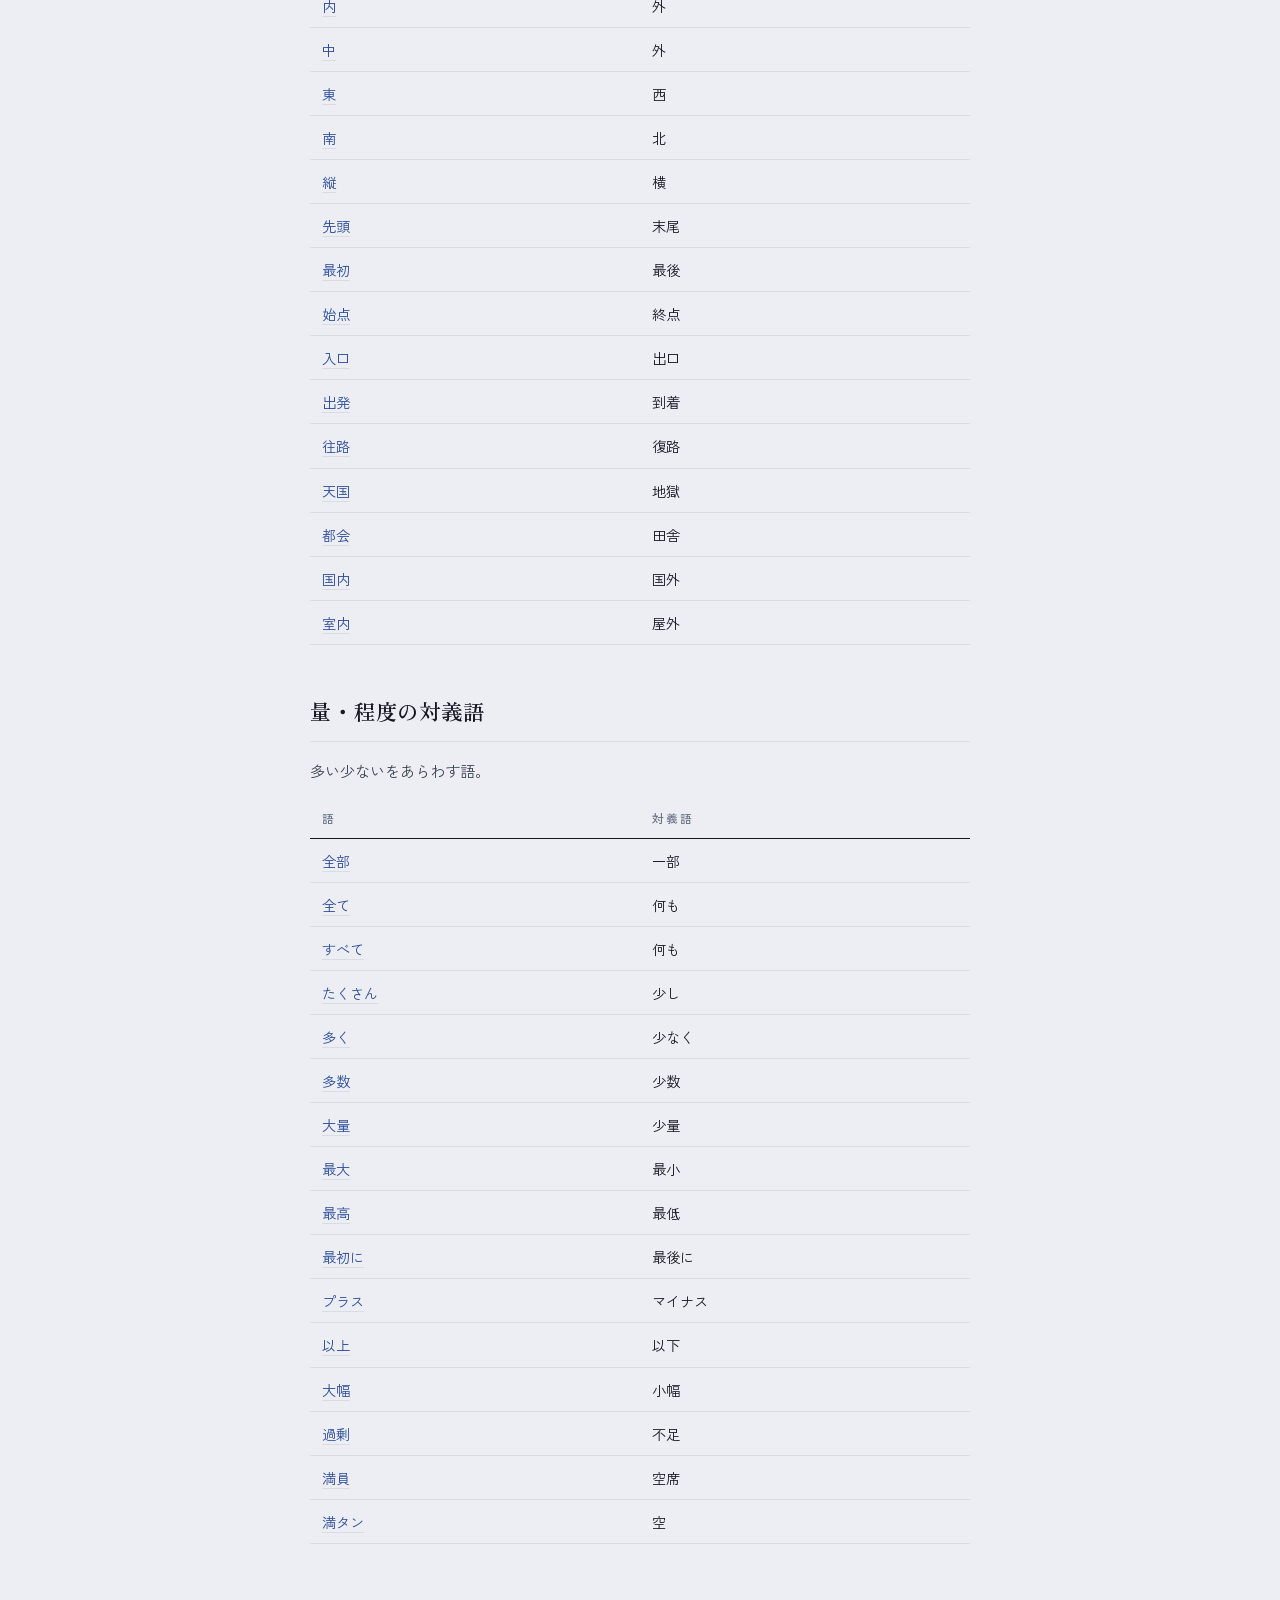
<file: antonym-list.html>
<!DOCTYPE html>
<html lang="ja">
<head>
<meta charset="utf-8">
<meta name="viewport" content="width=device-width, initial-scale=1">
<title>対義語一覧472組（カテゴリ別） | 対義語ほんやく</title>
<meta name="description" content="形容詞・動詞・名詞・英語など、カテゴリ別にまとめた対義語の一覧です。語をクリックすると、そのまま変換ツールで試せます。">
<link rel="canonical" href="https://tomohiro284.github.io/-/antonym-list.html">
<meta property="og:type" content="article">
<meta property="og:site_name" content="対義語ほんやく">
<meta property="og:title" content="対義語一覧472組（カテゴリ別） | 対義語ほんやく">
<meta property="og:description" content="形容詞・動詞・名詞・英語など、カテゴリ別にまとめた対義語の一覧です。語をクリックすると、そのまま変換ツールで試せます。">
<meta property="og:url" content="https://tomohiro284.github.io/-/antonym-list.html">
<meta property="og:locale" content="ja_JP">
<meta name="twitter:card" content="summary">
<link rel="icon" href="data:image/svg+xml,<svg xmlns='http://www.w3.org/2000/svg' viewBox='0 0 100 100'><text y='.9em' font-size='90'>⇄</text></svg>">
<link rel="preconnect" href="https://fonts.googleapis.com">
<link rel="preconnect" href="https://fonts.gstatic.com" crossorigin>
<link rel="stylesheet" href="https://fonts.googleapis.com/css2?family=Zen+Kaku+Gothic+New:wght@400;500;700&amp;family=Zen+Old+Mincho:wght@600;900&amp;family=Roboto+Mono:wght@400;500&amp;display=swap">
<link rel="stylesheet" href="assets/style.css">
</head>
<body>
<div class="wrap">

  <div class="topbar">
    <a class="wordmark" href="index.html"><span class="pole-a">対</span>義語<span class="pole-b">ほんやく</span></a>
    <nav class="site-nav" aria-label="サイト内メニュー">
      <a href="index.html">変換ツール</a>
      <a href="antonym-list.html" aria-current="page">対義語一覧</a>
      <a href="what-is-antonym.html">対義語とは</a>
      <a href="guide.html">使い方</a>
    </nav>
  </div>

  <header class="page-title">
    <p class="eyebrow">WORD LIST</p>
    <h1>対義語一覧</h1>
    <p class="lead">カテゴリ別の対義語一覧。クリックするとそのまま変換ツールで試せます。</p>
  </header>

  <main class="page">
    <h2>収録している対義語の一覧</h2>
    <p>
      「対義語ほんやく」に収録している対義語ペア <b>472組</b> の一覧です。カテゴリごとにまとめています。
      左側の語をクリックすると、その語を入れた状態で<a href="index.html">変換ツール</a>が開きます。
    </p>
    <p>
      なお、ここに載っているのは<b>見出し語</b>だけです。実際には活用形も自動で展開しているため、
      たとえば「大きい」なら「大きく」「大きかった」「大きすぎ」なども変換できます。
      展開後の総数は約3,900語です。
    </p>
    <h3>もくじ</h3>
    <ul>
      <li><a href="#sec-1">形容詞の対義語</a>（57組）</li>
      <li><a href="#sec-2">動詞の対義語</a>（67組）</li>
      <li><a href="#sec-3">状態・性質をあらわす語の対義語</a>（73組）</li>
      <li><a href="#sec-4">名詞の対義語</a>（33組）</li>
      <li><a href="#sec-5">人・関係の対義語</a>（22組）</li>
      <li><a href="#sec-6">時間の対義語</a>（15組）</li>
      <li><a href="#sec-7">位置・方向の対義語</a>（20組）</li>
      <li><a href="#sec-8">量・程度の対義語</a>（16組）</li>
      <li><a href="#sec-9">副詞の対義語</a>（13組）</li>
      <li><a href="#sec-10">応答の対義語</a>（3組）</li>
      <li><a href="#sec-11">接続詞の対義語</a>（2組）</li>
      <li><a href="#sec-12">挨拶の対義語</a>（6組）</li>
      <li><a href="#sec-13">英語の対義語</a>（145組）</li>
    </ul>

    <div class="ad-slot" data-ad-slot="content"></div>

    <h2 id="sec-1">形容詞の対義語</h2>
    <p>大きい・高い・新しい など、性質や状態をあらわす形容詞。活用形（大きく／大きかった）も変換できます。</p>
    <table>
      <tr><th style="width:50%">語</th><th>対義語</th></tr>
      <tr><td><a href="index.html?text=%E5%A4%A7%E3%81%8D%E3%81%84" title="「大きい」をツールで変換する">大きい</a></td><td>小さい</td></tr>
      <tr><td><a href="index.html?text=%E5%A4%9A%E3%81%84" title="「多い」をツールで変換する">多い</a></td><td>少ない</td></tr>
      <tr><td><a href="index.html?text=%E9%AB%98%E3%81%84" title="「高い」をツールで変換する">高い</a></td><td>低い</td></tr>
      <tr><td><a href="index.html?text=%E9%95%B7%E3%81%84" title="「長い」をツールで変換する">長い</a></td><td>短い</td></tr>
      <tr><td><a href="index.html?text=%E5%BA%83%E3%81%84" title="「広い」をツールで変換する">広い</a></td><td>狭い</td></tr>
      <tr><td><a href="index.html?text=%E6%B7%B1%E3%81%84" title="「深い」をツールで変換する">深い</a></td><td>浅い</td></tr>
      <tr><td><a href="index.html?text=%E5%8E%9A%E3%81%84" title="「厚い」をツールで変換する">厚い</a></td><td>薄い</td></tr>
      <tr><td><a href="index.html?text=%E5%A4%AA%E3%81%84" title="「太い」をツールで変換する">太い</a></td><td>細い</td></tr>
      <tr><td><a href="index.html?text=%E9%87%8D%E3%81%84" title="「重い」をツールで変換する">重い</a></td><td>軽い</td></tr>
      <tr><td><a href="index.html?text=%E5%BC%B7%E3%81%84" title="「強い」をツールで変換する">強い</a></td><td>弱い</td></tr>
      <tr><td><a href="index.html?text=%E9%80%9F%E3%81%84" title="「速い」をツールで変換する">速い</a></td><td>遅い</td></tr>
      <tr><td><a href="index.html?text=%E6%97%A9%E3%81%84" title="「早い」をツールで変換する">早い</a></td><td>遅い</td></tr>
      <tr><td><a href="index.html?text=%E6%96%B0%E3%81%97%E3%81%84" title="「新しい」をツールで変換する">新しい</a></td><td>古い</td></tr>
      <tr><td><a href="index.html?text=%E8%8B%A5%E3%81%84" title="「若い」をツールで変換する">若い</a></td><td>年老いた</td></tr>
      <tr><td><a href="index.html?text=%E7%86%B1%E3%81%84" title="「熱い」をツールで変換する">熱い</a></td><td>冷たい</td></tr>
      <tr><td><a href="index.html?text=%E6%9A%91%E3%81%84" title="「暑い」をツールで変換する">暑い</a></td><td>寒い</td></tr>
      <tr><td><a href="index.html?text=%E6%9A%96%E3%81%8B%E3%81%84" title="「暖かい」をツールで変換する">暖かい</a></td><td>涼しい</td></tr>
      <tr><td><a href="index.html?text=%E6%98%8E%E3%82%8B%E3%81%84" title="「明るい」をツールで変換する">明るい</a></td><td>暗い</td></tr>
      <tr><td><a href="index.html?text=%E6%A5%BD%E3%81%97%E3%81%84" title="「楽しい」をツールで変換する">楽しい</a></td><td>つまらない</td></tr>
      <tr><td><a href="index.html?text=%E5%AC%89%E3%81%97%E3%81%84" title="「嬉しい」をツールで変換する">嬉しい</a></td><td>悲しい</td></tr>
      <tr><td><a href="index.html?text=%E9%9D%A2%E7%99%BD%E3%81%84" title="「面白い」をツールで変換する">面白い</a></td><td>つまらない</td></tr>
      <tr><td><a href="index.html?text=%E7%BE%8E%E3%81%97%E3%81%84" title="「美しい」をツールで変換する">美しい</a></td><td>醜い</td></tr>
      <tr><td><a href="index.html?text=%E5%8F%AF%E6%84%9B%E3%81%84" title="「可愛い」をツールで変換する">可愛い</a></td><td>憎らしい</td></tr>
      <tr><td><a href="index.html?text=%E5%84%AA%E3%81%97%E3%81%84" title="「優しい」をツールで変換する">優しい</a></td><td>厳しい</td></tr>
      <tr><td><a href="index.html?text=%E6%98%93%E3%81%97%E3%81%84" title="「易しい」をツールで変換する">易しい</a></td><td>難しい</td></tr>
      <tr><td><a href="index.html?text=%E3%82%84%E3%81%95%E3%81%97%E3%81%84" title="「やさしい」をツールで変換する">やさしい</a></td><td>むずかしい</td></tr>
      <tr><td><a href="index.html?text=%E6%97%A8%E3%81%84" title="「旨い」をツールで変換する">旨い</a></td><td>まずい</td></tr>
      <tr><td><a href="index.html?text=%E7%BE%8E%E5%91%B3%E3%81%97%E3%81%84" title="「美味しい」をツールで変換する">美味しい</a></td><td>まずい</td></tr>
      <tr><td><a href="index.html?text=%E7%94%98%E3%81%84" title="「甘い」をツールで変換する">甘い</a></td><td>辛い</td></tr>
      <tr><td><a href="index.html?text=%E5%AE%89%E3%81%84" title="「安い」をツールで変換する">安い</a></td><td>高い</td></tr>
      <tr><td><a href="index.html?text=%E5%BF%99%E3%81%97%E3%81%84" title="「忙しい」をツールで変換する">忙しい</a></td><td>暇な</td></tr>
      <tr><td><a href="index.html?text=%E5%8D%B1%E3%81%AA%E3%81%84" title="「危ない」をツールで変換する">危ない</a></td><td>安全な</td></tr>
      <tr><td><a href="index.html?text=%E6%B1%9A%E3%81%84" title="「汚い」をツールで変換する">汚い</a></td><td>美しい</td></tr>
      <tr><td><a href="index.html?text=%E6%AD%A3%E3%81%97%E3%81%84" title="「正しい」をツールで変換する">正しい</a></td><td>間違っている</td></tr>
      <tr><td><a href="index.html?text=%E8%BF%91%E3%81%84" title="「近い」をツールで変換する">近い</a></td><td>遠い</td></tr>
      <tr><td><a href="index.html?text=%E7%8B%AD%E3%81%84" title="「狭い」をツールで変換する">狭い</a></td><td>広い</td></tr>
      <tr><td><a href="index.html?text=%E7%A1%AC%E3%81%84" title="「硬い」をツールで変換する">硬い</a></td><td>柔らかい</td></tr>
      <tr><td><a href="index.html?text=%E5%9B%BA%E3%81%84" title="「固い」をツールで変換する">固い</a></td><td>柔らかい</td></tr>
      <tr><td><a href="index.html?text=%E4%B8%B8%E3%81%84" title="「丸い」をツールで変換する">丸い</a></td><td>四角い</td></tr>
      <tr><td><a href="index.html?text=%E7%97%9B%E3%81%84" title="「痛い」をツールで変換する">痛い</a></td><td>心地よい</td></tr>
      <tr><td><a href="index.html?text=%E6%80%96%E3%81%84" title="「怖い」をツールで変換する">怖い</a></td><td>心強い</td></tr>
      <tr><td><a href="index.html?text=%E7%8F%8D%E3%81%97%E3%81%84" title="「珍しい」をツールで変換する">珍しい</a></td><td>ありふれた</td></tr>
      <tr><td><a href="index.html?text=%E8%A9%B3%E3%81%97%E3%81%84" title="「詳しい」をツールで変換する">詳しい</a></td><td>大まかな</td></tr>
      <tr><td><a href="index.html?text=%E8%B3%A2%E3%81%84" title="「賢い」をツールで変換する">賢い</a></td><td>愚かな</td></tr>
      <tr><td><a href="index.html?text=%E5%AF%82%E3%81%97%E3%81%84" title="「寂しい」をツールで変換する">寂しい</a></td><td>賑やかな</td></tr>
      <tr><td><a href="index.html?text=%E7%BE%A8%E3%81%BE%E3%81%97%E3%81%84" title="「羨ましい」をツールで変換する">羨ましい</a></td><td>哀れな</td></tr>
      <tr><td><a href="index.html?text=%E7%B4%A0%E6%99%B4%E3%82%89%E3%81%97%E3%81%84" title="「素晴らしい」をツールで変換する">素晴らしい</a></td><td>ひどい</td></tr>
      <tr><td><a href="index.html?text=%E3%81%82%E3%82%8A%E3%81%8C%E3%81%9F%E3%81%84" title="「ありがたい」をツールで変換する">ありがたい</a></td><td>迷惑な</td></tr>
      <tr><td><a href="index.html?text=%E6%81%A5%E3%81%9A%E3%81%8B%E3%81%97%E3%81%84" title="「恥ずかしい」をツールで変換する">恥ずかしい</a></td><td>誇らしい</td></tr>
      <tr><td><a href="index.html?text=%E7%9C%A0%E3%81%84" title="「眠い」をツールで変換する">眠い</a></td><td>目が冴えた</td></tr>
      <tr><td><a href="index.html?text=%E3%81%84%E3%81%84" title="「いい」をツールで変換する">いい</a></td><td>悪い</td></tr>
      <tr><td><a href="index.html?text=%E3%82%88%E3%81%84" title="「よい」をツールで変換する">よい</a></td><td>わるい</td></tr>
      <tr><td><a href="index.html?text=%E8%89%AF%E3%81%84" title="「良い」をツールで変換する">良い</a></td><td>悪い</td></tr>
      <tr><td><a href="index.html?text=%E3%82%88%E3%81%8F" title="「よく」をツールで変換する">よく</a></td><td>悪く</td></tr>
      <tr><td><a href="index.html?text=%E8%89%AF%E3%81%8B%E3%81%A3%E3%81%9F" title="「良かった」をツールで変換する">良かった</a></td><td>悪かった</td></tr>
      <tr><td><a href="index.html?text=%E3%82%88%E3%81%8B%E3%81%A3%E3%81%9F" title="「よかった」をツールで変換する">よかった</a></td><td>わるかった</td></tr>
      <tr><td><a href="index.html?text=%E5%A4%A7%E3%81%8D%E3%81%AA" title="「大きな」をツールで変換する">大きな</a></td><td>小さな</td></tr>
    </table>

    <h2 id="sec-2">動詞の対義語</h2>
    <p>買う・開く・始まる など。ます形・た形・て形といった活用形にも対応しています。</p>
    <table>
      <tr><th style="width:50%">語</th><th>対義語</th></tr>
      <tr><td><a href="index.html?text=%E5%A2%97%E3%81%88%E3%82%8B" title="「増える」をツールで変換する">増える</a></td><td>減る</td></tr>
      <tr><td><a href="index.html?text=%E5%A2%97%E3%82%84%E3%81%99" title="「増やす」をツールで変換する">増やす</a></td><td>減らす</td></tr>
      <tr><td><a href="index.html?text=%E4%B8%8A%E3%81%8C%E3%82%8B" title="「上がる」をツールで変換する">上がる</a></td><td>下がる</td></tr>
      <tr><td><a href="index.html?text=%E4%B8%8A%E3%81%92%E3%82%8B" title="「上げる」をツールで変換する">上げる</a></td><td>下げる</td></tr>
      <tr><td><a href="index.html?text=%E7%99%BB%E3%82%8B" title="「登る」をツールで変換する">登る</a></td><td>降りる</td></tr>
      <tr><td><a href="index.html?text=%E9%80%B2%E3%82%80" title="「進む」をツールで変換する">進む</a></td><td>戻る</td></tr>
      <tr><td><a href="index.html?text=%E9%80%B2%E3%82%81%E3%82%8B" title="「進める」をツールで変換する">進める</a></td><td>戻す</td></tr>
      <tr><td><a href="index.html?text=%E5%A7%8B%E3%81%BE%E3%82%8B" title="「始まる」をツールで変換する">始まる</a></td><td>終わる</td></tr>
      <tr><td><a href="index.html?text=%E5%A7%8B%E3%82%81%E3%82%8B" title="「始める」をツールで変換する">始める</a></td><td>終える</td></tr>
      <tr><td><a href="index.html?text=%E9%96%8B%E3%81%8F" title="「開く」をツールで変換する">開く</a></td><td>閉じる</td></tr>
      <tr><td><a href="index.html?text=%E9%96%8B%E3%81%91%E3%82%8B" title="「開ける」をツールで変換する">開ける</a></td><td>閉める</td></tr>
      <tr><td><a href="index.html?text=%E7%AB%8B%E3%81%A4" title="「立つ」をツールで変換する">立つ</a></td><td>座る</td></tr>
      <tr><td><a href="index.html?text=%E8%B5%B7%E3%81%8D%E3%82%8B" title="「起きる」をツールで変換する">起きる</a></td><td>寝る</td></tr>
      <tr><td><a href="index.html?text=%E7%AC%91%E3%81%86" title="「笑う」をツールで変換する">笑う</a></td><td>泣く</td></tr>
      <tr><td><a href="index.html?text=%E8%B2%B7%E3%81%86" title="「買う」をツールで変換する">買う</a></td><td>売る</td></tr>
      <tr><td><a href="index.html?text=%E5%80%9F%E3%82%8A%E3%82%8B" title="「借りる」をツールで変換する">借りる</a></td><td>貸す</td></tr>
      <tr><td><a href="index.html?text=%E6%95%99%E3%81%88%E3%82%8B" title="「教える」をツールで変換する">教える</a></td><td>習う</td></tr>
      <tr><td><a href="index.html?text=%E4%B8%8E%E3%81%88%E3%82%8B" title="「与える」をツールで変換する">与える</a></td><td>奪う</td></tr>
      <tr><td><a href="index.html?text=%E3%82%82%E3%82%89%E3%81%86" title="「もらう」をツールで変換する">もらう</a></td><td>あげる</td></tr>
      <tr><td><a href="index.html?text=%E6%8A%BC%E3%81%99" title="「押す」をツールで変換する">押す</a></td><td>引く</td></tr>
      <tr><td><a href="index.html?text=%E7%94%9F%E3%81%8D%E3%82%8B" title="「生きる」をツールで変換する">生きる</a></td><td>死ぬ</td></tr>
      <tr><td><a href="index.html?text=%E5%8B%9D%E3%81%A4" title="「勝つ」をツールで変換する">勝つ</a></td><td>負ける</td></tr>
      <tr><td><a href="index.html?text=%E8%A6%9A%E3%81%88%E3%82%8B" title="「覚える」をツールで変換する">覚える</a></td><td>忘れる</td></tr>
      <tr><td><a href="index.html?text=%E5%85%A5%E3%82%8B" title="「入る」をツールで変換する">入る</a></td><td>出る</td></tr>
      <tr><td><a href="index.html?text=%E5%85%A5%E3%82%8C%E3%82%8B" title="「入れる」をツールで変換する">入れる</a></td><td>出す</td></tr>
      <tr><td><a href="index.html?text=%E4%B9%97%E3%82%8B" title="「乗る」をツールで変換する">乗る</a></td><td>降りる</td></tr>
      <tr><td><a href="index.html?text=%E7%9D%80%E3%82%8B" title="「着る」をツールで変換する">着る</a></td><td>脱ぐ</td></tr>
      <tr><td><a href="index.html?text=%E9%9B%86%E3%81%BE%E3%82%8B" title="「集まる」をツールで変換する">集まる</a></td><td>散らばる</td></tr>
      <tr><td><a href="index.html?text=%E9%9B%86%E3%82%81%E3%82%8B" title="「集める」をツールで変換する">集める</a></td><td>配る</td></tr>
      <tr><td><a href="index.html?text=%E8%A9%B1%E3%81%99" title="「話す」をツールで変換する">話す</a></td><td>黙る</td></tr>
      <tr><td><a href="index.html?text=%E4%BD%9C%E3%82%8B" title="「作る」をツールで変換する">作る</a></td><td>壊す</td></tr>
      <tr><td><a href="index.html?text=%E7%B6%9A%E3%81%8F" title="「続く」をツールで変換する">続く</a></td><td>止まる</td></tr>
      <tr><td><a href="index.html?text=%E7%B6%9A%E3%81%91%E3%82%8B" title="「続ける」をツールで変換する">続ける</a></td><td>やめる</td></tr>
      <tr><td><a href="index.html?text=%E8%A8%B1%E3%81%99" title="「許す」をツールで変換する">許す</a></td><td>責める</td></tr>
      <tr><td><a href="index.html?text=%E5%A5%BD%E3%82%80" title="「好む」をツールで変換する">好む</a></td><td>嫌う</td></tr>
      <tr><td><a href="index.html?text=%E5%96%9C%E3%81%B6" title="「喜ぶ」をツールで変換する">喜ぶ</a></td><td>悲しむ</td></tr>
      <tr><td><a href="index.html?text=%E8%BF%91%E3%81%A5%E3%81%8F" title="「近づく」をツールで変換する">近づく</a></td><td>遠ざかる</td></tr>
      <tr><td><a href="index.html?text=%E9%80%81%E3%82%8B" title="「送る」をツールで変換する">送る</a></td><td>受け取る</td></tr>
      <tr><td><a href="index.html?text=%E7%8F%BE%E3%82%8C%E3%82%8B" title="「現れる」をツールで変換する">現れる</a></td><td>消える</td></tr>
      <tr><td><a href="index.html?text=%E8%A6%8B%E3%81%A4%E3%81%91%E3%82%8B" title="「見つける」をツールで変換する">見つける</a></td><td>見失う</td></tr>
      <tr><td><a href="index.html?text=%E4%BF%A1%E3%81%98%E3%82%8B" title="「信じる」をツールで変換する">信じる</a></td><td>疑う</td></tr>
      <tr><td><a href="index.html?text=%E8%A4%92%E3%82%81%E3%82%8B" title="「褒める」をツールで変換する">褒める</a></td><td>叱る</td></tr>
      <tr><td><a href="index.html?text=%E5%AE%88%E3%82%8B" title="「守る」をツールで変換する">守る</a></td><td>攻める</td></tr>
      <tr><td><a href="index.html?text=%E5%8A%A9%E3%81%91%E3%82%8B" title="「助ける」をツールで変換する">助ける</a></td><td>見捨てる</td></tr>
      <tr><td><a href="index.html?text=%E8%90%BD%E3%81%A1%E3%82%8B" title="「落ちる」をツールで変換する">落ちる</a></td><td>浮かぶ</td></tr>
      <tr><td><a href="index.html?text=%E6%B2%88%E3%82%80" title="「沈む」をツールで変換する">沈む</a></td><td>浮く</td></tr>
      <tr><td><a href="index.html?text=%E5%86%B7%E3%81%88%E3%82%8B" title="「冷える」をツールで変換する">冷える</a></td><td>温まる</td></tr>
      <tr><td><a href="index.html?text=%E5%86%B7%E3%82%84%E3%81%99" title="「冷やす」をツールで変換する">冷やす</a></td><td>温める</td></tr>
      <tr><td><a href="index.html?text=%E5%A4%AA%E3%82%8B" title="「太る」をツールで変換する">太る</a></td><td>痩せる</td></tr>
      <tr><td><a href="index.html?text=%E6%B1%9A%E3%81%99" title="「汚す」をツールで変換する">汚す</a></td><td>磨く</td></tr>
      <tr><td><a href="index.html?text=%E5%83%8D%E3%81%8F" title="「働く」をツールで変換する">働く</a></td><td>休む</td></tr>
      <tr><td><a href="index.html?text=%E4%BC%B8%E3%81%B3%E3%82%8B" title="「伸びる」をツールで変換する">伸びる</a></td><td>縮む</td></tr>
      <tr><td><a href="index.html?text=%E5%BA%83%E3%81%8C%E3%82%8B" title="「広がる」をツールで変換する">広がる</a></td><td>狭まる</td></tr>
      <tr><td><a href="index.html?text=%E6%98%8E%E3%81%91%E3%82%8B" title="「明ける」をツールで変換する">明ける</a></td><td>暮れる</td></tr>
      <tr><td><a href="index.html?text=%E8%A1%8C%E3%81%8F" title="「行く」をツールで変換する">行く</a></td><td>来る</td></tr>
      <tr><td><a href="index.html?text=%E8%A1%8C%E3%81%8D%E3%81%BE%E3%81%99" title="「行きます」をツールで変換する">行きます</a></td><td>来ます</td></tr>
      <tr><td><a href="index.html?text=%E8%A1%8C%E3%81%A3%E3%81%9F" title="「行った」をツールで変換する">行った</a></td><td>来た</td></tr>
      <tr><td><a href="index.html?text=%E8%A1%8C%E3%81%A3%E3%81%A6" title="「行って」をツールで変換する">行って</a></td><td>来て</td></tr>
      <tr><td><a href="index.html?text=%E8%A1%8C%E3%81%8B%E3%81%AA%E3%81%84" title="「行かない」をツールで変換する">行かない</a></td><td>来ない</td></tr>
      <tr><td><a href="index.html?text=%E3%81%A7%E3%81%8D%E3%82%8B" title="「できる」をツールで変換する">できる</a></td><td>できない</td></tr>
      <tr><td><a href="index.html?text=%E3%81%A7%E3%81%8D%E3%81%BE%E3%81%99" title="「できます」をツールで変換する">できます</a></td><td>できません</td></tr>
      <tr><td><a href="index.html?text=%E3%81%A7%E3%81%8D%E3%81%9F" title="「できた」をツールで変換する">できた</a></td><td>できなかった</td></tr>
      <tr><td><a href="index.html?text=%E3%81%82%E3%82%8B" title="「ある」をツールで変換する">ある</a></td><td>ない</td></tr>
      <tr><td><a href="index.html?text=%E3%81%82%E3%82%8A%E3%81%BE%E3%81%99" title="「あります」をツールで変換する">あります</a></td><td>ありません</td></tr>
      <tr><td><a href="index.html?text=%E3%81%82%E3%81%A3%E3%81%9F" title="「あった」をツールで変換する">あった</a></td><td>なかった</td></tr>
      <tr><td><a href="index.html?text=%E3%81%84%E3%82%8B" title="「いる」をツールで変換する">いる</a></td><td>いない</td></tr>
      <tr><td><a href="index.html?text=%E3%81%84%E3%81%BE%E3%81%99" title="「います」をツールで変換する">います</a></td><td>いません</td></tr>
    </table>

    <h2 id="sec-3">状態・性質をあらわす語の対義語</h2>
    <p>成功／失敗のような名詞や、静か／賑やかのような形容動詞。</p>
    <table>
      <tr><th style="width:50%">語</th><th>対義語</th></tr>
      <tr><td><a href="index.html?text=%E6%88%90%E5%8A%9F" title="「成功」をツールで変換する">成功</a></td><td>失敗</td></tr>
      <tr><td><a href="index.html?text=%E5%8B%9D%E5%88%A9" title="「勝利」をツールで変換する">勝利</a></td><td>敗北</td></tr>
      <tr><td><a href="index.html?text=%E6%AD%A3%E8%A7%A3" title="「正解」をツールで変換する">正解</a></td><td>不正解</td></tr>
      <tr><td><a href="index.html?text=%E6%AD%A3%E5%B8%B8" title="「正常」をツールで変換する">正常</a></td><td>異常</td></tr>
      <tr><td><a href="index.html?text=%E5%AE%89%E5%85%A8" title="「安全」をツールで変換する">安全</a></td><td>危険</td></tr>
      <tr><td><a href="index.html?text=%E5%B9%B3%E5%92%8C" title="「平和」をツールで変換する">平和</a></td><td>戦争</td></tr>
      <tr><td><a href="index.html?text=%E5%B9%B8%E7%A6%8F" title="「幸福」をツールで変換する">幸福</a></td><td>不幸</td></tr>
      <tr><td><a href="index.html?text=%E5%B9%B8%E3%81%9B" title="「幸せ」をツールで変換する">幸せ</a></td><td>不幸せ</td></tr>
      <tr><td><a href="index.html?text=%E5%B8%8C%E6%9C%9B" title="「希望」をツールで変換する">希望</a></td><td>絶望</td></tr>
      <tr><td><a href="index.html?text=%E5%A4%A9%E6%89%8D%E7%9A%84" title="「天才的」をツールで変換する">天才的</a></td><td>凡庸</td></tr>
      <tr><td><a href="index.html?text=%E5%BE%97%E6%84%8F" title="「得意」をツールで変換する">得意</a></td><td>苦手</td></tr>
      <tr><td><a href="index.html?text=%E5%A5%BD%E3%81%8D" title="「好き」をツールで変換する">好き</a></td><td>嫌い</td></tr>
      <tr><td><a href="index.html?text=%E8%B3%9B%E6%88%90" title="「賛成」をツールで変換する">賛成</a></td><td>反対</td></tr>
      <tr><td><a href="index.html?text=%E8%82%AF%E5%AE%9A" title="「肯定」をツールで変換する">肯定</a></td><td>否定</td></tr>
      <tr><td><a href="index.html?text=%E8%A8%B1%E5%8F%AF" title="「許可」をツールで変換する">許可</a></td><td>禁止</td></tr>
      <tr><td><a href="index.html?text=%E8%87%AA%E7%94%B1" title="「自由」をツールで変換する">自由</a></td><td>束縛</td></tr>
      <tr><td><a href="index.html?text=%E4%BE%BF%E5%88%A9" title="「便利」をツールで変換する">便利</a></td><td>不便</td></tr>
      <tr><td><a href="index.html?text=%E7%B0%A1%E5%8D%98" title="「簡単」をツールで変換する">簡単</a></td><td>複雑</td></tr>
      <tr><td><a href="index.html?text=%E5%8D%98%E7%B4%94" title="「単純」をツールで変換する">単純</a></td><td>複雑</td></tr>
      <tr><td><a href="index.html?text=%E5%BF%85%E8%A6%81" title="「必要」をツールで変換する">必要</a></td><td>不要</td></tr>
      <tr><td><a href="index.html?text=%E6%9C%89%E5%8A%B9" title="「有効」をツールで変換する">有効</a></td><td>無効</td></tr>
      <tr><td><a href="index.html?text=%E6%9C%89%E5%90%8D" title="「有名」をツールで変換する">有名</a></td><td>無名</td></tr>
      <tr><td><a href="index.html?text=%E6%9C%89%E6%96%99" title="「有料」をツールで変換する">有料</a></td><td>無料</td></tr>
      <tr><td><a href="index.html?text=%E6%9C%89%E9%99%90" title="「有限」をツールで変換する">有限</a></td><td>無限</td></tr>
      <tr><td><a href="index.html?text=%E5%8F%AF%E8%83%BD" title="「可能」をツールで変換する">可能</a></td><td>不可能</td></tr>
      <tr><td><a href="index.html?text=%E5%AE%89%E5%AE%9A" title="「安定」をツールで変換する">安定</a></td><td>不安定</td></tr>
      <tr><td><a href="index.html?text=%E9%9D%99%E3%81%8B" title="「静か」をツールで変換する">静か</a></td><td>賑やか</td></tr>
      <tr><td><a href="index.html?text=%E7%B6%BA%E9%BA%97" title="「綺麗」をツールで変換する">綺麗</a></td><td>汚い</td></tr>
      <tr><td><a href="index.html?text=%E3%81%8D%E3%82%8C%E3%81%84" title="「きれい」をツールで変換する">きれい</a></td><td>きたない</td></tr>
      <tr><td><a href="index.html?text=%E6%B8%85%E6%BD%94" title="「清潔」をツールで変換する">清潔</a></td><td>不潔</td></tr>
      <tr><td><a href="index.html?text=%E4%B8%81%E5%AF%A7" title="「丁寧」をツールで変換する">丁寧</a></td><td>雑</td></tr>
      <tr><td><a href="index.html?text=%E7%9C%9F%E9%9D%A2%E7%9B%AE" title="「真面目」をツールで変換する">真面目</a></td><td>不真面目</td></tr>
      <tr><td><a href="index.html?text=%E5%85%83%E6%B0%97" title="「元気」をツールで変換する">元気</a></td><td>病気</td></tr>
      <tr><td><a href="index.html?text=%E5%81%A5%E5%BA%B7" title="「健康」をツールで変換する">健康</a></td><td>不健康</td></tr>
      <tr><td><a href="index.html?text=%E8%B1%8A%E3%81%8B" title="「豊か」をツールで変換する">豊か</a></td><td>貧しい</td></tr>
      <tr><td><a href="index.html?text=%E8%A3%95%E7%A6%8F" title="「裕福」をツールで変換する">裕福</a></td><td>貧乏</td></tr>
      <tr><td><a href="index.html?text=%E5%B9%B8%E9%81%8B" title="「幸運」をツールで変換する">幸運</a></td><td>不運</td></tr>
      <tr><td><a href="index.html?text=%E5%BE%97" title="「得」をツールで変換する">得</a></td><td>損</td></tr>
      <tr><td><a href="index.html?text=%E5%88%A9%E7%9B%8A" title="「利益」をツールで変換する">利益</a></td><td>損失</td></tr>
      <tr><td><a href="index.html?text=%E5%A2%97%E5%8A%A0" title="「増加」をツールで変換する">増加</a></td><td>減少</td></tr>
      <tr><td><a href="index.html?text=%E4%B8%8A%E6%98%87" title="「上昇」をツールで変換する">上昇</a></td><td>下降</td></tr>
      <tr><td><a href="index.html?text=%E6%8B%A1%E5%A4%A7" title="「拡大」をツールで変換する">拡大</a></td><td>縮小</td></tr>
      <tr><td><a href="index.html?text=%E9%80%B2%E5%8C%96" title="「進化」をツールで変換する">進化</a></td><td>退化</td></tr>
      <tr><td><a href="index.html?text=%E7%99%BA%E5%B1%95" title="「発展」をツールで変換する">発展</a></td><td>衰退</td></tr>
      <tr><td><a href="index.html?text=%E8%B1%8A%E4%BD%9C" title="「豊作」をツールで変換する">豊作</a></td><td>不作</td></tr>
      <tr><td><a href="index.html?text=%E5%84%AA%E5%8B%A2" title="「優勢」をツールで変換する">優勢</a></td><td>劣勢</td></tr>
      <tr><td><a href="index.html?text=%E5%84%AA%E7%A7%80" title="「優秀」をツールで変換する">優秀</a></td><td>劣悪</td></tr>
      <tr><td><a href="index.html?text=%E6%9C%AC%E7%89%A9" title="「本物」をツールで変換する">本物</a></td><td>偽物</td></tr>
      <tr><td><a href="index.html?text=%E7%9C%9F%E5%AE%9F" title="「真実」をツールで変換する">真実</a></td><td>嘘</td></tr>
      <tr><td><a href="index.html?text=%E4%BA%8B%E5%AE%9F" title="「事実」をツールで変換する">事実</a></td><td>虚構</td></tr>
      <tr><td><a href="index.html?text=%E7%8F%BE%E5%AE%9F" title="「現実」をツールで変換する">現実</a></td><td>理想</td></tr>
      <tr><td><a href="index.html?text=%E5%85%B7%E4%BD%93" title="「具体」をツールで変換する">具体</a></td><td>抽象</td></tr>
      <tr><td><a href="index.html?text=%E5%8E%9F%E5%9B%A0" title="「原因」をツールで変換する">原因</a></td><td>結果</td></tr>
      <tr><td><a href="index.html?text=%E8%B3%AA%E5%95%8F" title="「質問」をツールで変換する">質問</a></td><td>回答</td></tr>
      <tr><td><a href="index.html?text=%E5%95%8F%E9%A1%8C" title="「問題」をツールで変換する">問題</a></td><td>解決</td></tr>
      <tr><td><a href="index.html?text=%E7%90%86%E8%AB%96" title="「理論」をツールで変換する">理論</a></td><td>実践</td></tr>
      <tr><td><a href="index.html?text=%E5%85%AC%E9%96%8B" title="「公開」をツールで変換する">公開</a></td><td>非公開</td></tr>
      <tr><td><a href="index.html?text=%E6%97%A2%E7%9F%A5" title="「既知」をツールで変換する">既知</a></td><td>未知</td></tr>
      <tr><td><a href="index.html?text=%E5%AE%8C%E6%88%90" title="「完成」をツールで変換する">完成</a></td><td>未完成</td></tr>
      <tr><td><a href="index.html?text=%E6%BA%80%E8%B6%B3" title="「満足」をツールで変換する">満足</a></td><td>不満</td></tr>
      <tr><td><a href="index.html?text=%E9%9B%86%E4%B8%AD" title="「集中」をツールで変換する">集中</a></td><td>分散</td></tr>
      <tr><td><a href="index.html?text=%E5%87%BA%E5%B8%AD" title="「出席」をツールで変換する">出席</a></td><td>欠席</td></tr>
      <tr><td><a href="index.html?text=%E5%8F%82%E5%8A%A0" title="「参加」をツールで変換する">参加</a></td><td>不参加</td></tr>
      <tr><td><a href="index.html?text=%E5%90%88%E6%A0%BC" title="「合格」をツールで変換する">合格</a></td><td>不合格</td></tr>
      <tr><td><a href="index.html?text=%E6%AD%A3%E7%BE%A9" title="「正義」をツールで変換する">正義</a></td><td>悪</td></tr>
      <tr><td><a href="index.html?text=%E5%96%84" title="「善」をツールで変換する">善</a></td><td>悪</td></tr>
      <tr><td><a href="index.html?text=%E5%85%89" title="「光」をツールで変換する">光</a></td><td>闇</td></tr>
      <tr><td><a href="index.html?text=%E7%94%9F" title="「生」をツールで変換する">生</a></td><td>死</td></tr>
      <tr><td><a href="index.html?text=%E8%AA%95%E7%94%9F" title="「誕生」をツールで変換する">誕生</a></td><td>死亡</td></tr>
      <tr><td><a href="index.html?text=%E5%87%BA%E4%BC%9A%E3%81%84" title="「出会い」をツールで変換する">出会い</a></td><td>別れ</td></tr>
      <tr><td><a href="index.html?text=%E6%84%9B" title="「愛」をツールで変換する">愛</a></td><td>憎しみ</td></tr>
      <tr><td><a href="index.html?text=%E7%AC%91%E9%A1%94" title="「笑顔」をツールで変換する">笑顔</a></td><td>泣き顔</td></tr>
      <tr><td><a href="index.html?text=%E5%A4%A9%E5%9B%BD%E7%9A%84" title="「天国的」をツールで変換する">天国的</a></td><td>地獄的</td></tr>
    </table>

    <h2 id="sec-4">名詞の対義語</h2>
    <p>ものごとや概念をあらわす語。</p>
    <table>
      <tr><th style="width:50%">語</th><th>対義語</th></tr>
      <tr><td><a href="index.html?text=%E5%A4%A9" title="「天」をツールで変換する">天</a></td><td>地</td></tr>
      <tr><td><a href="index.html?text=%E5%B1%B1" title="「山」をツールで変換する">山</a></td><td>谷</td></tr>
      <tr><td><a href="index.html?text=%E6%B5%B7" title="「海」をツールで変換する">海</a></td><td>陸</td></tr>
      <tr><td><a href="index.html?text=%E7%A9%BA" title="「空」をツールで変換する">空</a></td><td>地面</td></tr>
      <tr><td><a href="index.html?text=%E5%A4%AA%E9%99%BD" title="「太陽」をツールで変換する">太陽</a></td><td>月</td></tr>
      <tr><td><a href="index.html?text=%E6%98%BC%E9%96%93" title="「昼間」をツールで変換する">昼間</a></td><td>夜間</td></tr>
      <tr><td><a href="index.html?text=%E7%99%BD" title="「白」をツールで変換する">白</a></td><td>黒</td></tr>
      <tr><td><a href="index.html?text=%E7%99%BD%E8%89%B2" title="「白色」をツールで変換する">白色</a></td><td>黒色</td></tr>
      <tr><td><a href="index.html?text=%E7%86%B1" title="「熱」をツールで変換する">熱</a></td><td>冷</td></tr>
      <tr><td><a href="index.html?text=%E7%81%AB" title="「火」をツールで変換する">火</a></td><td>水</td></tr>
      <tr><td><a href="index.html?text=%E6%88%A6%E4%BA%89" title="「戦争」をツールで変換する">戦争</a></td><td>平和</td></tr>
      <tr><td><a href="index.html?text=%E9%83%BD%E5%B8%82" title="「都市」をツールで変換する">都市</a></td><td>農村</td></tr>
      <tr><td><a href="index.html?text=%E8%B3%AA" title="「質」をツールで変換する">質</a></td><td>量</td></tr>
      <tr><td><a href="index.html?text=%E5%8F%8E%E5%85%A5" title="「収入」をツールで変換する">収入</a></td><td>支出</td></tr>
      <tr><td><a href="index.html?text=%E9%9C%80%E8%A6%81" title="「需要」をツールで変換する">需要</a></td><td>供給</td></tr>
      <tr><td><a href="index.html?text=%E8%BC%B8%E5%85%A5" title="「輸入」をツールで変換する">輸入</a></td><td>輸出</td></tr>
      <tr><td><a href="index.html?text=%E8%B3%BC%E5%85%A5" title="「購入」をツールで変換する">購入</a></td><td>販売</td></tr>
      <tr><td><a href="index.html?text=%E5%80%9F%E9%87%91" title="「借金」をツールで変換する">借金</a></td><td>貯金</td></tr>
      <tr><td><a href="index.html?text=%E5%87%BA%E5%8B%A4" title="「出勤」をツールで変換する">出勤</a></td><td>退勤</td></tr>
      <tr><td><a href="index.html?text=%E5%85%A5%E5%AD%A6" title="「入学」をツールで変換する">入学</a></td><td>卒業</td></tr>
      <tr><td><a href="index.html?text=%E5%85%A5%E9%99%A2" title="「入院」をツールで変換する">入院</a></td><td>退院</td></tr>
      <tr><td><a href="index.html?text=%E5%85%A5%E7%A4%BE" title="「入社」をツールで変換する">入社</a></td><td>退社</td></tr>
      <tr><td><a href="index.html?text=%E9%96%8B%E5%BA%97" title="「開店」をツールで変換する">開店</a></td><td>閉店</td></tr>
      <tr><td><a href="index.html?text=%E5%BE%80%E5%BE%A9" title="「往復」をツールで変換する">往復</a></td><td>片道</td></tr>
      <tr><td><a href="index.html?text=%E5%8D%98%E6%95%B0" title="「単数」をツールで変換する">単数</a></td><td>複数</td></tr>
      <tr><td><a href="index.html?text=%E5%A5%87%E6%95%B0" title="「奇数」をツールで変換する">奇数</a></td><td>偶数</td></tr>
      <tr><td><a href="index.html?text=%E7%B8%A6%E6%9B%B8%E3%81%8D" title="「縦書き」をツールで変換する">縦書き</a></td><td>横書き</td></tr>
      <tr><td><a href="index.html?text=%E5%A7%8B%E3%81%BE%E3%82%8A" title="「始まり」をツールで変換する">始まり</a></td><td>終わり</td></tr>
      <tr><td><a href="index.html?text=%E5%A4%A2" title="「夢」をツールで変換する">夢</a></td><td>現実</td></tr>
      <tr><td><a href="index.html?text=%E4%BA%88%E5%AE%9A" title="「予定」をツールで変換する">予定</a></td><td>実績</td></tr>
      <tr><td><a href="index.html?text=%E8%A1%A8%E9%9D%A2" title="「表面」をツールで変換する">表面</a></td><td>内面</td></tr>
      <tr><td><a href="index.html?text=%E5%92%8C%E9%A2%A8" title="「和風」をツールで変換する">和風</a></td><td>洋風</td></tr>
      <tr><td><a href="index.html?text=%E5%92%8C%E9%A3%9F" title="「和食」をツールで変換する">和食</a></td><td>洋食</td></tr>
    </table>

    <h2 id="sec-5">人・関係の対義語</h2>
    <p>立場や関係をあらわす語。</p>
    <table>
      <tr><th style="width:50%">語</th><th>対義語</th></tr>
      <tr><td><a href="index.html?text=%E7%94%B7" title="「男」をツールで変換する">男</a></td><td>女</td></tr>
      <tr><td><a href="index.html?text=%E7%94%B7%E6%80%A7" title="「男性」をツールで変換する">男性</a></td><td>女性</td></tr>
      <tr><td><a href="index.html?text=%E5%B0%91%E5%B9%B4" title="「少年」をツールで変換する">少年</a></td><td>少女</td></tr>
      <tr><td><a href="index.html?text=%E5%A4%A7%E4%BA%BA" title="「大人」をツールで変換する">大人</a></td><td>子供</td></tr>
      <tr><td><a href="index.html?text=%E5%AD%90%E3%81%A9%E3%82%82" title="「子ども」をツールで変換する">子ども</a></td><td>大人</td></tr>
      <tr><td><a href="index.html?text=%E5%85%88%E7%94%9F" title="「先生」をツールで変換する">先生</a></td><td>生徒</td></tr>
      <tr><td><a href="index.html?text=%E5%B8%AB%E5%8C%A0" title="「師匠」をツールで変換する">師匠</a></td><td>弟子</td></tr>
      <tr><td><a href="index.html?text=%E5%85%88%E8%BC%A9" title="「先輩」をツールで変換する">先輩</a></td><td>後輩</td></tr>
      <tr><td><a href="index.html?text=%E5%91%B3%E6%96%B9" title="「味方」をツールで変換する">味方</a></td><td>敵</td></tr>
      <tr><td><a href="index.html?text=%E5%8F%8B%E9%81%94" title="「友達」をツールで変換する">友達</a></td><td>敵</td></tr>
      <tr><td><a href="index.html?text=%E4%BB%B2%E9%96%93" title="「仲間」をツールで変換する">仲間</a></td><td>他人</td></tr>
      <tr><td><a href="index.html?text=%E8%87%AA%E5%88%86" title="「自分」をツールで変換する">自分</a></td><td>他人</td></tr>
      <tr><td><a href="index.html?text=%E7%A7%81" title="「私」をツールで変換する">私</a></td><td>あなた</td></tr>
      <tr><td><a href="index.html?text=%E5%83%95" title="「僕」をツールで変換する">僕</a></td><td>君</td></tr>
      <tr><td><a href="index.html?text=%E4%B8%BB%E4%BA%BA%E5%85%AC" title="「主人公」をツールで変換する">主人公</a></td><td>脇役</td></tr>
      <tr><td><a href="index.html?text=%E5%8B%9D%E8%80%85" title="「勝者」をツールで変換する">勝者</a></td><td>敗者</td></tr>
      <tr><td><a href="index.html?text=%E5%A4%A9%E6%89%8D" title="「天才」をツールで変換する">天才</a></td><td>凡人</td></tr>
      <tr><td><a href="index.html?text=%E5%A3%B2%E3%82%8A%E6%89%8B" title="「売り手」をツールで変換する">売り手</a></td><td>買い手</td></tr>
      <tr><td><a href="index.html?text=%E5%BA%97%E5%93%A1" title="「店員」をツールで変換する">店員</a></td><td>客</td></tr>
      <tr><td><a href="index.html?text=%E4%B8%8A%E5%8F%B8" title="「上司」をツールで変換する">上司</a></td><td>部下</td></tr>
      <tr><td><a href="index.html?text=%E7%A4%BE%E9%95%B7" title="「社長」をツールで変換する">社長</a></td><td>新入社員</td></tr>
      <tr><td><a href="index.html?text=%E9%87%91%E6%8C%81%E3%81%A1" title="「金持ち」をツールで変換する">金持ち</a></td><td>貧乏人</td></tr>
    </table>

    <h2 id="sec-6">時間の対義語</h2>
    <p>時刻・季節・時期をあらわす語。</p>
    <table>
      <tr><th style="width:50%">語</th><th>対義語</th></tr>
      <tr><td><a href="index.html?text=%E9%81%8E%E5%8E%BB" title="「過去」をツールで変換する">過去</a></td><td>未来</td></tr>
      <tr><td><a href="index.html?text=%E6%98%94" title="「昔」をツールで変換する">昔</a></td><td>今</td></tr>
      <tr><td><a href="index.html?text=%E6%9C%9D" title="「朝」をツールで変換する">朝</a></td><td>夜</td></tr>
      <tr><td><a href="index.html?text=%E6%98%BC" title="「昼」をツールで変換する">昼</a></td><td>夜</td></tr>
      <tr><td><a href="index.html?text=%E5%8D%88%E5%89%8D" title="「午前」をツールで変換する">午前</a></td><td>午後</td></tr>
      <tr><td><a href="index.html?text=%E6%97%A9%E6%9C%9D" title="「早朝」をツールで変換する">早朝</a></td><td>深夜</td></tr>
      <tr><td><a href="index.html?text=%E4%BB%A5%E5%89%8D" title="「以前」をツールで変換する">以前</a></td><td>以後</td></tr>
      <tr><td><a href="index.html?text=%E9%96%8B%E5%A7%8B" title="「開始」をツールで変換する">開始</a></td><td>終了</td></tr>
      <tr><td><a href="index.html?text=%E3%82%B9%E3%82%BF%E3%83%BC%E3%83%88" title="「スタート」をツールで変換する">スタート</a></td><td>ゴール</td></tr>
      <tr><td><a href="index.html?text=%E5%A7%8B%E6%A5%AD" title="「始業」をツールで変換する">始業</a></td><td>終業</td></tr>
      <tr><td><a href="index.html?text=%E6%98%A5" title="「春」をツールで変換する">春</a></td><td>秋</td></tr>
      <tr><td><a href="index.html?text=%E5%A4%8F" title="「夏」をツールで変換する">夏</a></td><td>冬</td></tr>
      <tr><td><a href="index.html?text=%E5%B9%B3%E6%97%A5" title="「平日」をツールで変換する">平日</a></td><td>休日</td></tr>
      <tr><td><a href="index.html?text=%E4%B8%80%E7%9E%AC" title="「一瞬」をツールで変換する">一瞬</a></td><td>永遠</td></tr>
      <tr><td><a href="index.html?text=%E7%9F%AD%E6%9C%9F" title="「短期」をツールで変換する">短期</a></td><td>長期</td></tr>
    </table>

    <h2 id="sec-7">位置・方向の対義語</h2>
    <p>場所や向きをあらわす語。</p>
    <table>
      <tr><th style="width:50%">語</th><th>対義語</th></tr>
      <tr><td><a href="index.html?text=%E4%B8%8A" title="「上」をツールで変換する">上</a></td><td>下</td></tr>
      <tr><td><a href="index.html?text=%E5%8F%B3" title="「右」をツールで変換する">右</a></td><td>左</td></tr>
      <tr><td><a href="index.html?text=%E5%89%8D" title="「前」をツールで変換する">前</a></td><td>後ろ</td></tr>
      <tr><td><a href="index.html?text=%E8%A1%A8" title="「表」をツールで変換する">表</a></td><td>裏</td></tr>
      <tr><td><a href="index.html?text=%E5%86%85%E5%81%B4" title="「内側」をツールで変換する">内側</a></td><td>外側</td></tr>
      <tr><td><a href="index.html?text=%E5%86%85" title="「内」をツールで変換する">内</a></td><td>外</td></tr>
      <tr><td><a href="index.html?text=%E4%B8%AD" title="「中」をツールで変換する">中</a></td><td>外</td></tr>
      <tr><td><a href="index.html?text=%E6%9D%B1" title="「東」をツールで変換する">東</a></td><td>西</td></tr>
      <tr><td><a href="index.html?text=%E5%8D%97" title="「南」をツールで変換する">南</a></td><td>北</td></tr>
      <tr><td><a href="index.html?text=%E7%B8%A6" title="「縦」をツールで変換する">縦</a></td><td>横</td></tr>
      <tr><td><a href="index.html?text=%E5%85%88%E9%A0%AD" title="「先頭」をツールで変換する">先頭</a></td><td>末尾</td></tr>
      <tr><td><a href="index.html?text=%E6%9C%80%E5%88%9D" title="「最初」をツールで変換する">最初</a></td><td>最後</td></tr>
      <tr><td><a href="index.html?text=%E5%A7%8B%E7%82%B9" title="「始点」をツールで変換する">始点</a></td><td>終点</td></tr>
      <tr><td><a href="index.html?text=%E5%85%A5%E5%8F%A3" title="「入口」をツールで変換する">入口</a></td><td>出口</td></tr>
      <tr><td><a href="index.html?text=%E5%87%BA%E7%99%BA" title="「出発」をツールで変換する">出発</a></td><td>到着</td></tr>
      <tr><td><a href="index.html?text=%E5%BE%80%E8%B7%AF" title="「往路」をツールで変換する">往路</a></td><td>復路</td></tr>
      <tr><td><a href="index.html?text=%E5%A4%A9%E5%9B%BD" title="「天国」をツールで変換する">天国</a></td><td>地獄</td></tr>
      <tr><td><a href="index.html?text=%E9%83%BD%E4%BC%9A" title="「都会」をツールで変換する">都会</a></td><td>田舎</td></tr>
      <tr><td><a href="index.html?text=%E5%9B%BD%E5%86%85" title="「国内」をツールで変換する">国内</a></td><td>国外</td></tr>
      <tr><td><a href="index.html?text=%E5%AE%A4%E5%86%85" title="「室内」をツールで変換する">室内</a></td><td>屋外</td></tr>
    </table>

    <h2 id="sec-8">量・程度の対義語</h2>
    <p>多い少ないをあらわす語。</p>
    <table>
      <tr><th style="width:50%">語</th><th>対義語</th></tr>
      <tr><td><a href="index.html?text=%E5%85%A8%E9%83%A8" title="「全部」をツールで変換する">全部</a></td><td>一部</td></tr>
      <tr><td><a href="index.html?text=%E5%85%A8%E3%81%A6" title="「全て」をツールで変換する">全て</a></td><td>何も</td></tr>
      <tr><td><a href="index.html?text=%E3%81%99%E3%81%B9%E3%81%A6" title="「すべて」をツールで変換する">すべて</a></td><td>何も</td></tr>
      <tr><td><a href="index.html?text=%E3%81%9F%E3%81%8F%E3%81%95%E3%82%93" title="「たくさん」をツールで変換する">たくさん</a></td><td>少し</td></tr>
      <tr><td><a href="index.html?text=%E5%A4%9A%E3%81%8F" title="「多く」をツールで変換する">多く</a></td><td>少なく</td></tr>
      <tr><td><a href="index.html?text=%E5%A4%9A%E6%95%B0" title="「多数」をツールで変換する">多数</a></td><td>少数</td></tr>
      <tr><td><a href="index.html?text=%E5%A4%A7%E9%87%8F" title="「大量」をツールで変換する">大量</a></td><td>少量</td></tr>
      <tr><td><a href="index.html?text=%E6%9C%80%E5%A4%A7" title="「最大」をツールで変換する">最大</a></td><td>最小</td></tr>
      <tr><td><a href="index.html?text=%E6%9C%80%E9%AB%98" title="「最高」をツールで変換する">最高</a></td><td>最低</td></tr>
      <tr><td><a href="index.html?text=%E6%9C%80%E5%88%9D%E3%81%AB" title="「最初に」をツールで変換する">最初に</a></td><td>最後に</td></tr>
      <tr><td><a href="index.html?text=%E3%83%97%E3%83%A9%E3%82%B9" title="「プラス」をツールで変換する">プラス</a></td><td>マイナス</td></tr>
      <tr><td><a href="index.html?text=%E4%BB%A5%E4%B8%8A" title="「以上」をツールで変換する">以上</a></td><td>以下</td></tr>
      <tr><td><a href="index.html?text=%E5%A4%A7%E5%B9%85" title="「大幅」をツールで変換する">大幅</a></td><td>小幅</td></tr>
      <tr><td><a href="index.html?text=%E9%81%8E%E5%89%B0" title="「過剰」をツールで変換する">過剰</a></td><td>不足</td></tr>
      <tr><td><a href="index.html?text=%E6%BA%80%E5%93%A1" title="「満員」をツールで変換する">満員</a></td><td>空席</td></tr>
      <tr><td><a href="index.html?text=%E6%BA%80%E3%82%BF%E3%83%B3" title="「満タン」をツールで変換する">満タン</a></td><td>空</td></tr>
    </table>

    <h2 id="sec-9">副詞の対義語</h2>
    <p>程度や頻度をあらわす語。</p>
    <table>
      <tr><th style="width:50%">語</th><th>対義語</th></tr>
      <tr><td><a href="index.html?text=%E3%81%84%E3%81%A4%E3%82%82" title="「いつも」をツールで変換する">いつも</a></td><td>決して</td></tr>
      <tr><td><a href="index.html?text=%E5%B8%B8%E3%81%AB" title="「常に」をツールで変換する">常に</a></td><td>一度も</td></tr>
      <tr><td><a href="index.html?text=%E3%82%88%E3%81%8F" title="「よく」をツールで変換する">よく</a></td><td>めったに</td></tr>
      <tr><td><a href="index.html?text=%E5%BF%85%E3%81%9A" title="「必ず」をツールで変換する">必ず</a></td><td>絶対に</td></tr>
      <tr><td><a href="index.html?text=%E3%81%9F%E3%81%B6%E3%82%93" title="「たぶん」をツールで変換する">たぶん</a></td><td>確実に</td></tr>
      <tr><td><a href="index.html?text=%E3%82%82%E3%81%A1%E3%82%8D%E3%82%93" title="「もちろん」をツールで変換する">もちろん</a></td><td>まさか</td></tr>
      <tr><td><a href="index.html?text=%E3%81%A8%E3%81%A6%E3%82%82" title="「とても」をツールで変換する">とても</a></td><td>全然</td></tr>
      <tr><td><a href="index.html?text=%E3%81%99%E3%81%94%E3%81%8F" title="「すごく」をツールで変換する">すごく</a></td><td>少しも</td></tr>
      <tr><td><a href="index.html?text=%E3%81%99%E3%81%90%E3%81%AB" title="「すぐに」をツールで変換する">すぐに</a></td><td>あとで</td></tr>
      <tr><td><a href="index.html?text=%E5%85%88%E3%81%AB" title="「先に」をツールで変換する">先に</a></td><td>後で</td></tr>
      <tr><td><a href="index.html?text=%E4%B8%80%E7%B7%92%E3%81%AB" title="「一緒に」をツールで変換する">一緒に</a></td><td>別々に</td></tr>
      <tr><td><a href="index.html?text=%E5%90%8C%E3%81%98" title="「同じ」をツールで変換する">同じ</a></td><td>違う</td></tr>
      <tr><td><a href="index.html?text=%E5%90%8C%E6%A7%98%E3%81%AB" title="「同様に」をツールで変換する">同様に</a></td><td>対照的に</td></tr>
    </table>

    <h2 id="sec-10">応答の対義語</h2>
    <p>はい／いいえ など、返事に使う語。</p>
    <table>
      <tr><th style="width:50%">語</th><th>対義語</th></tr>
      <tr><td><a href="index.html?text=%E3%81%AF%E3%81%84" title="「はい」をツールで変換する">はい</a></td><td>いいえ</td></tr>
      <tr><td><a href="index.html?text=%E3%81%86%E3%82%93" title="「うん」をツールで変換する">うん</a></td><td>ううん</td></tr>
      <tr><td><a href="index.html?text=%E3%81%88%E3%81%88" title="「ええ」をツールで変換する">ええ</a></td><td>いいえ</td></tr>
    </table>

    <h2 id="sec-11">接続詞の対義語</h2>
    <p>文と文をつなぐ語。</p>
    <table>
      <tr><th style="width:50%">語</th><th>対義語</th></tr>
      <tr><td><a href="index.html?text=%E3%81%97%E3%81%8B%E3%81%97" title="「しかし」をツールで変換する">しかし</a></td><td>そして</td></tr>
      <tr><td><a href="index.html?text=%E3%81%A0%E3%81%8B%E3%82%89" title="「だから」をツールで変換する">だから</a></td><td>なのに</td></tr>
    </table>

    <h2 id="sec-12">挨拶の対義語</h2>
    <p>おはよう／おやすみ など、場面が対になる挨拶。</p>
    <table>
      <tr><th style="width:50%">語</th><th>対義語</th></tr>
      <tr><td><a href="index.html?text=%E3%81%8A%E3%81%AF%E3%82%88%E3%81%86" title="「おはよう」をツールで変換する">おはよう</a></td><td>おやすみ</td></tr>
      <tr><td><a href="index.html?text=%E3%81%93%E3%82%93%E3%81%AB%E3%81%A1%E3%81%AF" title="「こんにちは」をツールで変換する">こんにちは</a></td><td>さようなら</td></tr>
      <tr><td><a href="index.html?text=%E3%81%AF%E3%81%98%E3%82%81%E3%81%BE%E3%81%97%E3%81%A6" title="「はじめまして」をツールで変換する">はじめまして</a></td><td>またね</td></tr>
      <tr><td><a href="index.html?text=%E3%81%82%E3%82%8A%E3%81%8C%E3%81%A8%E3%81%86" title="「ありがとう」をツールで変換する">ありがとう</a></td><td>ごめんなさい</td></tr>
      <tr><td><a href="index.html?text=%E3%81%8A%E3%82%81%E3%81%A7%E3%81%A8%E3%81%86" title="「おめでとう」をツールで変換する">おめでとう</a></td><td>ざんねん</td></tr>
      <tr><td><a href="index.html?text=%E3%81%84%E3%81%9F%E3%81%A0%E3%81%8D%E3%81%BE%E3%81%99" title="「いただきます」をツールで変換する">いただきます</a></td><td>ごちそうさま</td></tr>
    </table>

    <h2 id="sec-13">英語の対義語</h2>
    <p>big / small のような英単語。複数形・過去形・比較級も変換できます。</p>
    <table>
      <tr><th style="width:50%">語</th><th>対義語</th></tr>
      <tr><td><a href="index.html?text=big" title="「big」をツールで変換する">big</a></td><td>small</td></tr>
      <tr><td><a href="index.html?text=large" title="「large」をツールで変換する">large</a></td><td>tiny</td></tr>
      <tr><td><a href="index.html?text=long" title="「long」をツールで変換する">long</a></td><td>short</td></tr>
      <tr><td><a href="index.html?text=tall" title="「tall」をツールで変換する">tall</a></td><td>short</td></tr>
      <tr><td><a href="index.html?text=wide" title="「wide」をツールで変換する">wide</a></td><td>narrow</td></tr>
      <tr><td><a href="index.html?text=deep" title="「deep」をツールで変換する">deep</a></td><td>shallow</td></tr>
      <tr><td><a href="index.html?text=thick" title="「thick」をツールで変換する">thick</a></td><td>thin</td></tr>
      <tr><td><a href="index.html?text=heavy" title="「heavy」をツールで変換する">heavy</a></td><td>light</td></tr>
      <tr><td><a href="index.html?text=strong" title="「strong」をツールで変換する">strong</a></td><td>weak</td></tr>
      <tr><td><a href="index.html?text=fast" title="「fast」をツールで変換する">fast</a></td><td>slow</td></tr>
      <tr><td><a href="index.html?text=quick" title="「quick」をツールで変換する">quick</a></td><td>slow</td></tr>
      <tr><td><a href="index.html?text=early" title="「early」をツールで変換する">early</a></td><td>late</td></tr>
      <tr><td><a href="index.html?text=new" title="「new」をツールで変換する">new</a></td><td>old</td></tr>
      <tr><td><a href="index.html?text=young" title="「young」をツールで変換する">young</a></td><td>elderly</td></tr>
      <tr><td><a href="index.html?text=hot" title="「hot」をツールで変換する">hot</a></td><td>cold</td></tr>
      <tr><td><a href="index.html?text=warm" title="「warm」をツールで変換する">warm</a></td><td>cool</td></tr>
      <tr><td><a href="index.html?text=bright" title="「bright」をツールで変換する">bright</a></td><td>dark</td></tr>
      <tr><td><a href="index.html?text=clean" title="「clean」をツールで変換する">clean</a></td><td>dirty</td></tr>
      <tr><td><a href="index.html?text=wet" title="「wet」をツールで変換する">wet</a></td><td>dry</td></tr>
      <tr><td><a href="index.html?text=full" title="「full」をツールで変換する">full</a></td><td>empty</td></tr>
      <tr><td><a href="index.html?text=rich" title="「rich」をツールで変換する">rich</a></td><td>poor</td></tr>
      <tr><td><a href="index.html?text=cheap" title="「cheap」をツールで変換する">cheap</a></td><td>expensive</td></tr>
      <tr><td><a href="index.html?text=easy" title="「easy」をツールで変換する">easy</a></td><td>difficult</td></tr>
      <tr><td><a href="index.html?text=simple" title="「simple」をツールで変換する">simple</a></td><td>complex</td></tr>
      <tr><td><a href="index.html?text=soft" title="「soft」をツールで変換する">soft</a></td><td>hard</td></tr>
      <tr><td><a href="index.html?text=smooth" title="「smooth」をツールで変換する">smooth</a></td><td>rough</td></tr>
      <tr><td><a href="index.html?text=happy" title="「happy」をツールで変換する">happy</a></td><td>sad</td></tr>
      <tr><td><a href="index.html?text=good" title="「good」をツールで変換する">good</a></td><td>bad</td></tr>
      <tr><td><a href="index.html?text=better" title="「better」をツールで変換する">better</a></td><td>worse</td></tr>
      <tr><td><a href="index.html?text=best" title="「best」をツールで変換する">best</a></td><td>worst</td></tr>
      <tr><td><a href="index.html?text=great" title="「great」をツールで変換する">great</a></td><td>terrible</td></tr>
      <tr><td><a href="index.html?text=beautiful" title="「beautiful」をツールで変換する">beautiful</a></td><td>ugly</td></tr>
      <tr><td><a href="index.html?text=kind" title="「kind」をツールで変換する">kind</a></td><td>cruel</td></tr>
      <tr><td><a href="index.html?text=brave" title="「brave」をツールで変換する">brave</a></td><td>cowardly</td></tr>
      <tr><td><a href="index.html?text=safe" title="「safe」をツールで変換する">safe</a></td><td>dangerous</td></tr>
      <tr><td><a href="index.html?text=quiet" title="「quiet」をツールで変換する">quiet</a></td><td>loud</td></tr>
      <tr><td><a href="index.html?text=alive" title="「alive」をツールで変換する">alive</a></td><td>dead</td></tr>
      <tr><td><a href="index.html?text=true" title="「true」をツールで変換する">true</a></td><td>false</td></tr>
      <tr><td><a href="index.html?text=right" title="「right」をツールで変換する">right</a></td><td>wrong</td></tr>
      <tr><td><a href="index.html?text=correct" title="「correct」をツールで変換する">correct</a></td><td>incorrect</td></tr>
      <tr><td><a href="index.html?text=possible" title="「possible」をツールで変換する">possible</a></td><td>impossible</td></tr>
      <tr><td><a href="index.html?text=visible" title="「visible」をツールで変換する">visible</a></td><td>invisible</td></tr>
      <tr><td><a href="index.html?text=open" title="「open」をツールで変換する">open</a></td><td>closed</td></tr>
      <tr><td><a href="index.html?text=public" title="「public」をツールで変換する">public</a></td><td>private</td></tr>
      <tr><td><a href="index.html?text=same" title="「same」をツールで変換する">same</a></td><td>different</td></tr>
      <tr><td><a href="index.html?text=similar" title="「similar」をツールで変換する">similar</a></td><td>opposite</td></tr>
      <tr><td><a href="index.html?text=first" title="「first」をツールで変換する">first</a></td><td>last</td></tr>
      <tr><td><a href="index.html?text=near" title="「near」をツールで変換する">near</a></td><td>far</td></tr>
      <tr><td><a href="index.html?text=high" title="「high」をツールで変換する">high</a></td><td>low</td></tr>
      <tr><td><a href="index.html?text=sharp" title="「sharp」をツールで変換する">sharp</a></td><td>blunt</td></tr>
      <tr><td><a href="index.html?text=sweet" title="「sweet」をツールで変換する">sweet</a></td><td>bitter</td></tr>
      <tr><td><a href="index.html?text=free" title="「free」をツールで変換する">free</a></td><td>paid</td></tr>
      <tr><td><a href="index.html?text=busy" title="「busy」をツールで変換する">busy</a></td><td>idle</td></tr>
      <tr><td><a href="index.html?text=important" title="「important」をツールで変換する">important</a></td><td>trivial</td></tr>
      <tr><td><a href="index.html?text=common" title="「common」をツールで変換する">common</a></td><td>rare</td></tr>
      <tr><td><a href="index.html?text=ancient" title="「ancient」をツールで変換する">ancient</a></td><td>modern</td></tr>
      <tr><td><a href="index.html?text=natural" title="「natural」をツールで変換する">natural</a></td><td>artificial</td></tr>
      <tr><td><a href="index.html?text=positive" title="「positive」をツールで変換する">positive</a></td><td>negative</td></tr>
      <tr><td><a href="index.html?text=success" title="「success」をツールで変換する">success</a></td><td>failure</td></tr>
      <tr><td><a href="index.html?text=maximum" title="「maximum」をツールで変換する">maximum</a></td><td>minimum</td></tr>
      <tr><td><a href="index.html?text=more" title="「more」をツールで変換する">more</a></td><td>less</td></tr>
      <tr><td><a href="index.html?text=many" title="「many」をツールで変換する">many</a></td><td>few</td></tr>
      <tr><td><a href="index.html?text=much" title="「much」をツールで変換する">much</a></td><td>little</td></tr>
      <tr><td><a href="index.html?text=all" title="「all」をツールで変換する">all</a></td><td>none</td></tr>
      <tr><td><a href="index.html?text=always" title="「always」をツールで変換する">always</a></td><td>never</td></tr>
      <tr><td><a href="index.html?text=often" title="「often」をツールで変換する">often</a></td><td>rarely</td></tr>
      <tr><td><a href="index.html?text=everything" title="「everything」をツールで変換する">everything</a></td><td>nothing</td></tr>
      <tr><td><a href="index.html?text=everyone" title="「everyone」をツールで変換する">everyone</a></td><td>nobody</td></tr>
      <tr><td><a href="index.html?text=everywhere" title="「everywhere」をツールで変換する">everywhere</a></td><td>nowhere</td></tr>
      <tr><td><a href="index.html?text=together" title="「together」をツールで変換する">together</a></td><td>apart</td></tr>
      <tr><td><a href="index.html?text=above" title="「above」をツールで変換する">above</a></td><td>below</td></tr>
      <tr><td><a href="index.html?text=before" title="「before」をツールで変換する">before</a></td><td>after</td></tr>
      <tr><td><a href="index.html?text=inside" title="「inside」をツールで変換する">inside</a></td><td>outside</td></tr>
      <tr><td><a href="index.html?text=up" title="「up」をツールで変換する">up</a></td><td>down</td></tr>
      <tr><td><a href="index.html?text=left" title="「left」をツールで変換する">left</a></td><td>right</td></tr>
      <tr><td><a href="index.html?text=front" title="「front」をツールで変換する">front</a></td><td>back</td></tr>
      <tr><td><a href="index.html?text=top" title="「top」をツールで変換する">top</a></td><td>bottom</td></tr>
      <tr><td><a href="index.html?text=north" title="「north」をツールで変換する">north</a></td><td>south</td></tr>
      <tr><td><a href="index.html?text=east" title="「east」をツールで変換する">east</a></td><td>west</td></tr>
      <tr><td><a href="index.html?text=yes" title="「yes」をツールで変換する">yes</a></td><td>no</td></tr>
      <tr><td><a href="index.html?text=on" title="「on」をツールで変換する">on</a></td><td>off</td></tr>
      <tr><td><a href="index.html?text=in" title="「in」をツールで変換する">in</a></td><td>out</td></tr>
      <tr><td><a href="index.html?text=with" title="「with」をツールで変換する">with</a></td><td>without</td></tr>
      <tr><td><a href="index.html?text=this" title="「this」をツールで変換する">this</a></td><td>that</td></tr>
      <tr><td><a href="index.html?text=here" title="「here」をツールで変換する">here</a></td><td>there</td></tr>
      <tr><td><a href="index.html?text=now" title="「now」をツールで変換する">now</a></td><td>later</td></tr>
      <tr><td><a href="index.html?text=forward" title="「forward」をツールで変換する">forward</a></td><td>backward</td></tr>
      <tr><td><a href="index.html?text=increase" title="「increase」をツールで変換する">increase</a></td><td>decrease</td></tr>
      <tr><td><a href="index.html?text=start" title="「start」をツールで変換する">start</a></td><td>stop</td></tr>
      <tr><td><a href="index.html?text=begin" title="「begin」をツールで変換する">begin</a></td><td>end</td></tr>
      <tr><td><a href="index.html?text=open" title="「open」をツールで変換する">open</a></td><td>close</td></tr>
      <tr><td><a href="index.html?text=buy" title="「buy」をツールで変換する">buy</a></td><td>sell</td></tr>
      <tr><td><a href="index.html?text=love" title="「love」をツールで変換する">love</a></td><td>hate</td></tr>
      <tr><td><a href="index.html?text=like" title="「like」をツールで変換する">like</a></td><td>dislike</td></tr>
      <tr><td><a href="index.html?text=win" title="「win」をツールで変換する">win</a></td><td>lose</td></tr>
      <tr><td><a href="index.html?text=give" title="「give」をツールで変換する">give</a></td><td>take</td></tr>
      <tr><td><a href="index.html?text=come" title="「come」をツールで変換する">come</a></td><td>go</td></tr>
      <tr><td><a href="index.html?text=arrive" title="「arrive」をツールで変換する">arrive</a></td><td>depart</td></tr>
      <tr><td><a href="index.html?text=push" title="「push」をツールで変換する">push</a></td><td>pull</td></tr>
      <tr><td><a href="index.html?text=accept" title="「accept」をツールで変換する">accept</a></td><td>reject</td></tr>
      <tr><td><a href="index.html?text=allow" title="「allow」をツールで変換する">allow</a></td><td>forbid</td></tr>
      <tr><td><a href="index.html?text=remember" title="「remember」をツールで変換する">remember</a></td><td>forget</td></tr>
      <tr><td><a href="index.html?text=create" title="「create」をツールで変換する">create</a></td><td>destroy</td></tr>
      <tr><td><a href="index.html?text=build" title="「build」をツールで変換する">build</a></td><td>demolish</td></tr>
      <tr><td><a href="index.html?text=add" title="「add」をツールで変換する">add</a></td><td>remove</td></tr>
      <tr><td><a href="index.html?text=enable" title="「enable」をツールで変換する">enable</a></td><td>disable</td></tr>
      <tr><td><a href="index.html?text=connect" title="「connect」をツールで変換する">connect</a></td><td>disconnect</td></tr>
      <tr><td><a href="index.html?text=include" title="「include」をツールで変換する">include</a></td><td>exclude</td></tr>
      <tr><td><a href="index.html?text=expand" title="「expand」をツールで変換する">expand</a></td><td>shrink</td></tr>
      <tr><td><a href="index.html?text=rise" title="「rise」をツールで変換する">rise</a></td><td>fall</td></tr>
      <tr><td><a href="index.html?text=laugh" title="「laugh」をツールで変換する">laugh</a></td><td>cry</td></tr>
      <tr><td><a href="index.html?text=live" title="「live」をツールで変換する">live</a></td><td>die</td></tr>
      <tr><td><a href="index.html?text=ask" title="「ask」をツールで変換する">ask</a></td><td>answer</td></tr>
      <tr><td><a href="index.html?text=teach" title="「teach」をツールで変換する">teach</a></td><td>learn</td></tr>
      <tr><td><a href="index.html?text=send" title="「send」をツールで変換する">send</a></td><td>receive</td></tr>
      <tr><td><a href="index.html?text=appear" title="「appear」をツールで変換する">appear</a></td><td>disappear</td></tr>
      <tr><td><a href="index.html?text=succeed" title="「succeed」をツールで変換する">succeed</a></td><td>fail</td></tr>
      <tr><td><a href="index.html?text=agree" title="「agree」をツールで変換する">agree</a></td><td>disagree</td></tr>
      <tr><td><a href="index.html?text=show" title="「show」をツールで変換する">show</a></td><td>hide</td></tr>
      <tr><td><a href="index.html?text=save" title="「save」をツールで変換する">save</a></td><td>delete</td></tr>
      <tr><td><a href="index.html?text=day" title="「day」をツールで変換する">day</a></td><td>night</td></tr>
      <tr><td><a href="index.html?text=sun" title="「sun」をツールで変換する">sun</a></td><td>moon</td></tr>
      <tr><td><a href="index.html?text=summer" title="「summer」をツールで変換する">summer</a></td><td>winter</td></tr>
      <tr><td><a href="index.html?text=spring" title="「spring」をツールで変換する">spring</a></td><td>autumn</td></tr>
      <tr><td><a href="index.html?text=man" title="「man」をツールで変換する">man</a></td><td>woman</td></tr>
      <tr><td><a href="index.html?text=men" title="「men」をツールで変換する">men</a></td><td>women</td></tr>
      <tr><td><a href="index.html?text=boy" title="「boy」をツールで変換する">boy</a></td><td>girl</td></tr>
      <tr><td><a href="index.html?text=king" title="「king」をツールで変換する">king</a></td><td>queen</td></tr>
      <tr><td><a href="index.html?text=friend" title="「friend」をツールで変換する">friend</a></td><td>enemy</td></tr>
      <tr><td><a href="index.html?text=teacher" title="「teacher」をツールで変換する">teacher</a></td><td>student</td></tr>
      <tr><td><a href="index.html?text=question" title="「question」をツールで変換する">question</a></td><td>answer</td></tr>
      <tr><td><a href="index.html?text=problem" title="「problem」をツールで変換する">problem</a></td><td>solution</td></tr>
      <tr><td><a href="index.html?text=war" title="「war」をツールで変換する">war</a></td><td>peace</td></tr>
      <tr><td><a href="index.html?text=love" title="「love」をツールで変換する">love</a></td><td>hatred</td></tr>
      <tr><td><a href="index.html?text=truth" title="「truth」をツールで変換する">truth</a></td><td>lie</td></tr>
      <tr><td><a href="index.html?text=beginning" title="「beginning」をツールで変換する">beginning</a></td><td>ending</td></tr>
      <tr><td><a href="index.html?text=birth" title="「birth」をツールで変換する">birth</a></td><td>death</td></tr>
      <tr><td><a href="index.html?text=black" title="「black」をツールで変換する">black</a></td><td>white</td></tr>
      <tr><td><a href="index.html?text=heaven" title="「heaven」をツールで変換する">heaven</a></td><td>hell</td></tr>
      <tr><td><a href="index.html?text=minimum" title="「minimum」をツールで変換する">minimum</a></td><td>maximum</td></tr>
      <tr><td><a href="index.html?text=input" title="「input」をツールで変換する">input</a></td><td>output</td></tr>
      <tr><td><a href="index.html?text=import" title="「import」をツールで変換する">import</a></td><td>export</td></tr>
      <tr><td><a href="index.html?text=profit" title="「profit」をツールで変換する">profit</a></td><td>loss</td></tr>
      <tr><td><a href="index.html?text=cause" title="「cause」をツールで変換する">cause</a></td><td>effect</td></tr>
      <tr><td><a href="index.html?text=theory" title="「theory」をツールで変換する">theory</a></td><td>practice</td></tr>
    </table>

    <h2>収録されていない語について</h2>
    <p>
      対義語は「絶対にこれ」と一つに決まるものばかりではありません。文脈によって自然な対が変わる語も多くあります。
      当サイトでは、日常的に使われる組み合わせを優先して収録しています。
    </p>
    <p>
      「この語が入っていない」「この対応はおかしい」といったご指摘は
      <a href="contact.html">お問い合わせ</a>からお寄せください。辞書への反映を検討します。
    </p>

    <div class="ad-slot" data-ad-slot="footer"></div>

  </main>

  <footer>
    <div class="foot-links">
      <a href="index.html">変換ツール</a>
      <a href="what-is-antonym.html">対義語とは</a>
      <a href="guide.html">使い方</a>
      <a href="about.html">このサイトについて</a>
      <a href="privacy.html">プライバシーポリシー</a>
      <a href="terms.html">利用規約</a>
      <a href="contact.html">お問い合わせ</a>
    </div>
    <p>© 2026 対義語ほんやく</p>
  </footer>
</div>

<script src="src/site-config.js"></script>
<script src="src/ads.js"></script>
</body>
</html>
</file>
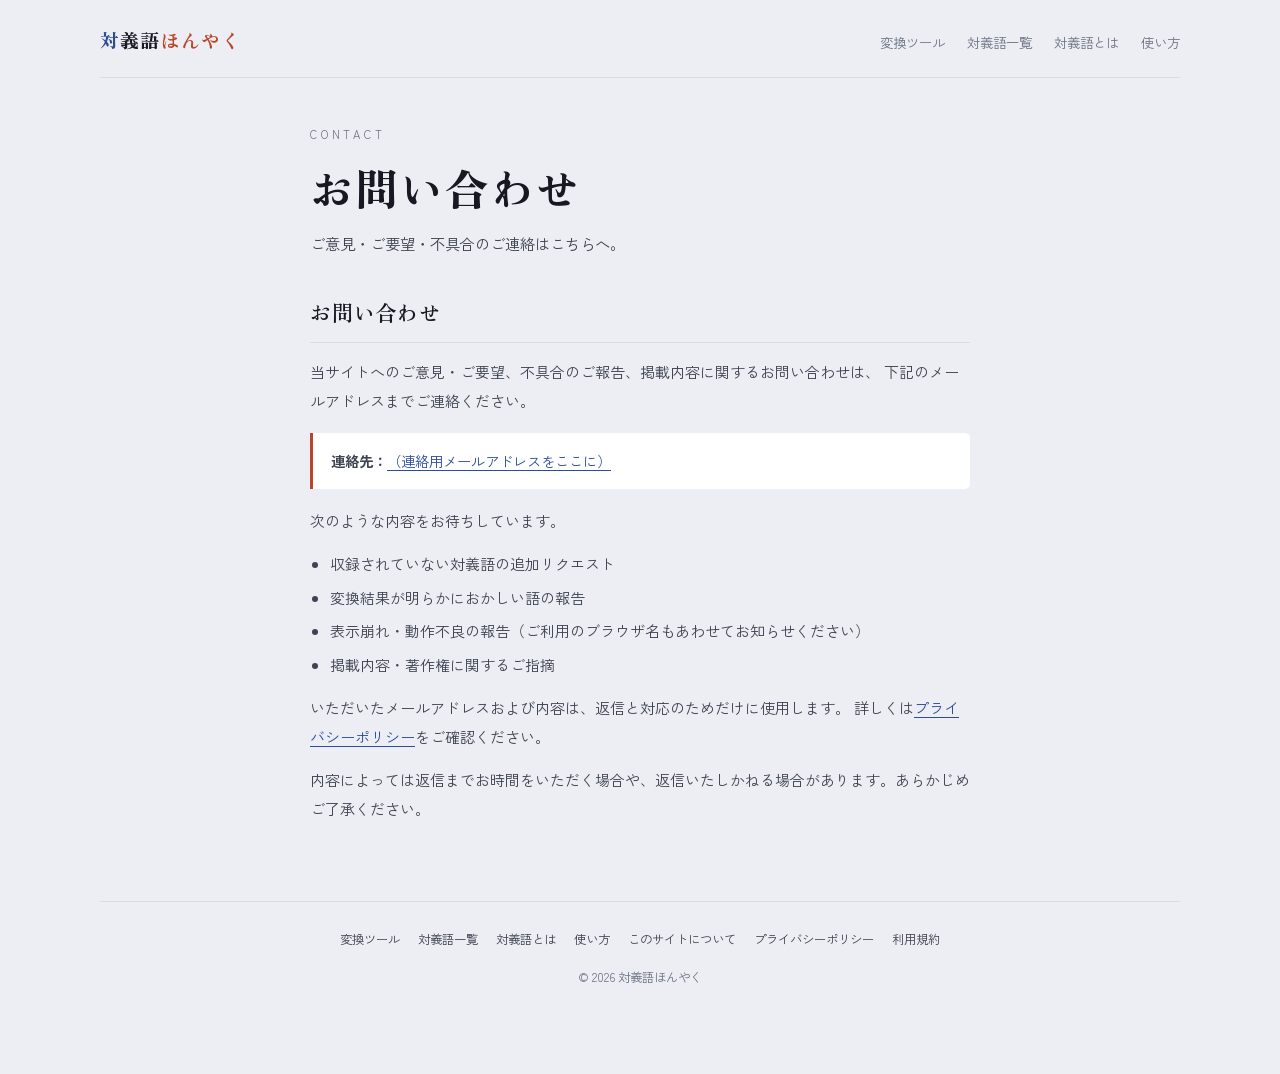
<file: contact.html>
<!DOCTYPE html>
<html lang="ja">
<head>
<meta charset="utf-8">
<meta name="viewport" content="width=device-width, initial-scale=1">
<title>お問い合わせ | 対義語ほんやく</title>
<meta name="description" content="対義語ほんやくへのご意見・ご要望・不具合のご連絡はこちらから。">
<link rel="canonical" href="https://tomohiro284.github.io/-/contact.html">
<meta property="og:type" content="website">
<meta property="og:site_name" content="対義語ほんやく">
<meta property="og:title" content="お問い合わせ | 対義語ほんやく">
<meta property="og:description" content="対義語ほんやくへのご意見・ご要望・不具合のご連絡はこちらから。">
<meta property="og:url" content="https://tomohiro284.github.io/-/contact.html">
<meta property="og:locale" content="ja_JP">
<meta name="twitter:card" content="summary">
<link rel="icon" href="data:image/svg+xml,<svg xmlns='http://www.w3.org/2000/svg' viewBox='0 0 100 100'><text y='.9em' font-size='90'>⇄</text></svg>">
<link rel="preconnect" href="https://fonts.googleapis.com">
<link rel="preconnect" href="https://fonts.gstatic.com" crossorigin>
<link rel="stylesheet" href="https://fonts.googleapis.com/css2?family=Zen+Kaku+Gothic+New:wght@400;500;700&amp;family=Zen+Old+Mincho:wght@600;900&amp;family=Roboto+Mono:wght@400;500&amp;display=swap">
<link rel="stylesheet" href="assets/style.css">
</head>
<body>
<div class="wrap">

  <div class="topbar">
    <a class="wordmark" href="index.html"><span class="pole-a">対</span>義語<span class="pole-b">ほんやく</span></a>
    <nav class="site-nav" aria-label="サイト内メニュー">
      <a href="index.html">変換ツール</a>
      <a href="antonym-list.html">対義語一覧</a>
      <a href="what-is-antonym.html">対義語とは</a>
      <a href="guide.html">使い方</a>
    </nav>
  </div>

  <header class="page-title">
    <p class="eyebrow">CONTACT</p>
    <h1>お問い合わせ</h1>
    <p class="lead">ご意見・ご要望・不具合のご連絡はこちらへ。</p>
  </header>

  <main class="page">
    <h2>お問い合わせ</h2>
    <p>
      当サイトへのご意見・ご要望、不具合のご報告、掲載内容に関するお問い合わせは、
      下記のメールアドレスまでご連絡ください。
    </p>

    <div class="callout">
      <p style="margin:0">
        <b>連絡先：</b><span id="contact-email">（site-config.js の email を設定してください）</span>
      </p>
    </div>

    <p>次のような内容をお待ちしています。</p>
    <ul>
      <li>収録されていない対義語の追加リクエスト</li>
      <li>変換結果が明らかにおかしい語の報告</li>
      <li>表示崩れ・動作不良の報告（ご利用のブラウザ名もあわせてお知らせください）</li>
      <li>掲載内容・著作権に関するご指摘</li>
    </ul>

    <p>
      いただいたメールアドレスおよび内容は、返信と対応のためだけに使用します。
      詳しくは<a href="privacy.html">プライバシーポリシー</a>をご確認ください。
    </p>
    <p>
      内容によっては返信までお時間をいただく場合や、返信いたしかねる場合があります。あらかじめご了承ください。
    </p>
    <div class="ad-slot" data-ad-slot="footer"></div>

  </main>

  <footer>
    <div class="foot-links">
      <a href="index.html">変換ツール</a>
      <a href="antonym-list.html">対義語一覧</a>
      <a href="what-is-antonym.html">対義語とは</a>
      <a href="guide.html">使い方</a>
      <a href="about.html">このサイトについて</a>
      <a href="privacy.html">プライバシーポリシー</a>
      <a href="terms.html">利用規約</a>
    </div>
    <p>© 2026 対義語ほんやく</p>
  </footer>
</div>

<script src="src/site-config.js"></script>
<script src="src/ads.js"></script>
<script>
(function () {
  var c = window.SITE_CONFIG || {};
  var el = document.getElementById('contact-email');
  if (c.email && el) {
    var a = document.createElement('a');
    a.href = 'mailto:' + c.email;
    a.textContent = c.email;
    el.textContent = '';
    el.appendChild(a);
  }
})();
</script>
</body>
</html>
</file>
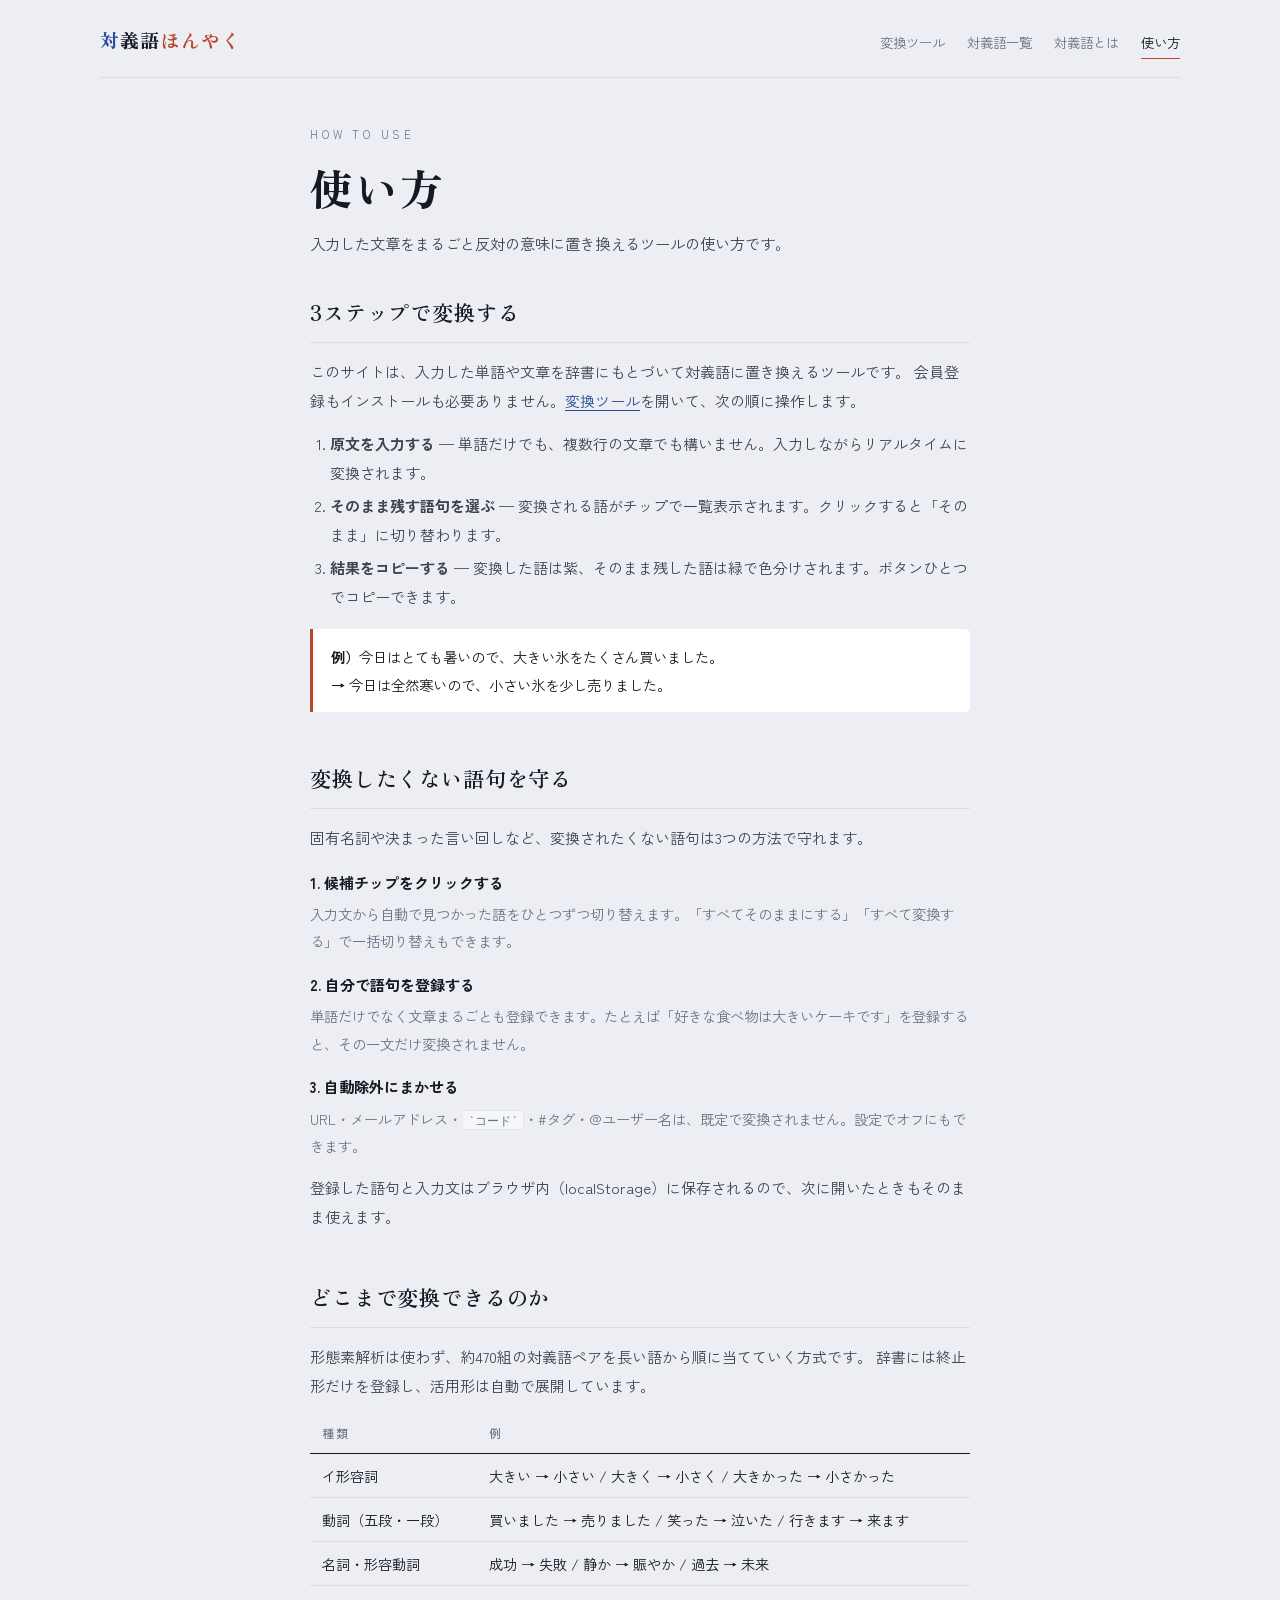
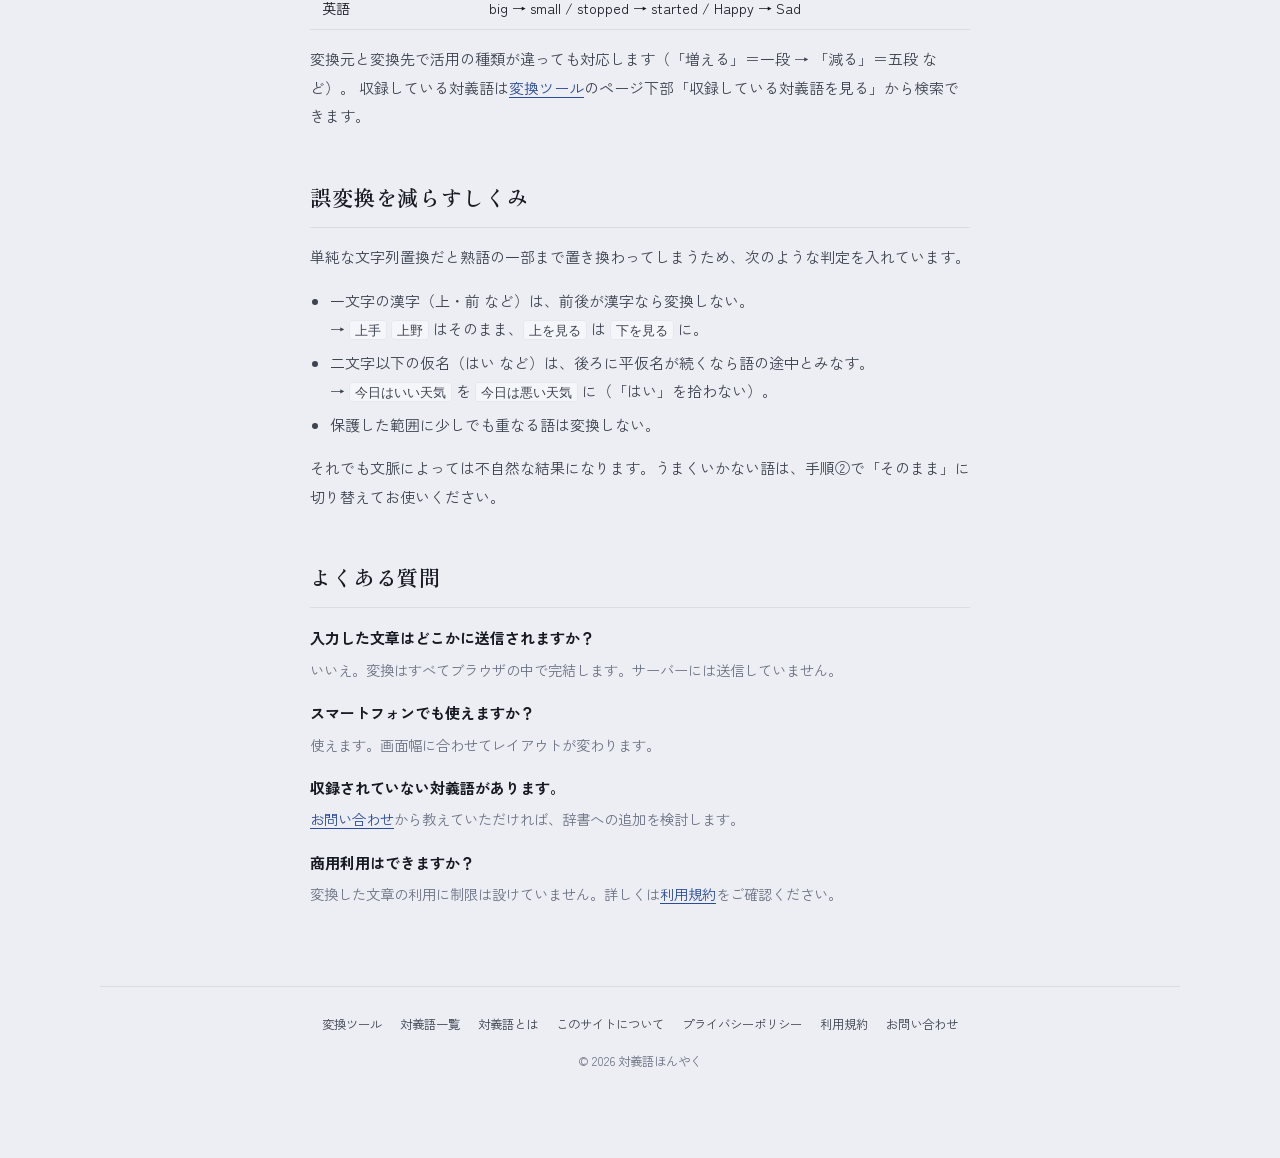
<file: guide.html>
<!DOCTYPE html>
<html lang="ja">
<head>
<meta charset="utf-8">
<meta name="viewport" content="width=device-width, initial-scale=1">
<title>使い方 | 対義語ほんやく</title>
<meta name="description" content="対義語ほんやくの使い方。文章をまるごと対義語に変換する手順と、変換したくない語句をそのまま残す方法を説明します。">
<link rel="canonical" href="https://tomohiro284.github.io/-/guide.html">
<meta property="og:type" content="website">
<meta property="og:site_name" content="対義語ほんやく">
<meta property="og:title" content="使い方 | 対義語ほんやく">
<meta property="og:description" content="対義語ほんやくの使い方。文章をまるごと対義語に変換する手順と、変換したくない語句をそのまま残す方法を説明します。">
<meta property="og:url" content="https://tomohiro284.github.io/-/guide.html">
<meta property="og:locale" content="ja_JP">
<meta name="twitter:card" content="summary">
<link rel="icon" href="data:image/svg+xml,<svg xmlns='http://www.w3.org/2000/svg' viewBox='0 0 100 100'><text y='.9em' font-size='90'>⇄</text></svg>">
<link rel="preconnect" href="https://fonts.googleapis.com">
<link rel="preconnect" href="https://fonts.gstatic.com" crossorigin>
<link rel="stylesheet" href="https://fonts.googleapis.com/css2?family=Zen+Kaku+Gothic+New:wght@400;500;700&amp;family=Zen+Old+Mincho:wght@600;900&amp;family=Roboto+Mono:wght@400;500&amp;display=swap">
<link rel="stylesheet" href="assets/style.css">
</head>
<body>
<div class="wrap">

  <div class="topbar">
    <a class="wordmark" href="index.html"><span class="pole-a">対</span>義語<span class="pole-b">ほんやく</span></a>
    <nav class="site-nav" aria-label="サイト内メニュー">
      <a href="index.html">変換ツール</a>
      <a href="antonym-list.html">対義語一覧</a>
      <a href="what-is-antonym.html">対義語とは</a>
      <a href="guide.html" aria-current="page">使い方</a>
    </nav>
  </div>

  <header class="page-title">
    <p class="eyebrow">HOW TO USE</p>
    <h1>使い方</h1>
    <p class="lead">入力した文章をまるごと反対の意味に置き換えるツールの使い方です。</p>
  </header>

  <main class="page">
    <h2>3ステップで変換する</h2>
    <p>
      このサイトは、入力した単語や文章を辞書にもとづいて対義語に置き換えるツールです。
      会員登録もインストールも必要ありません。<a href="index.html">変換ツール</a>を開いて、次の順に操作します。
    </p>
    <ol>
      <li><b>原文を入力する</b> — 単語だけでも、複数行の文章でも構いません。入力しながらリアルタイムに変換されます。</li>
      <li><b>そのまま残す語句を選ぶ</b> — 変換される語がチップで一覧表示されます。クリックすると「そのまま」に切り替わります。</li>
      <li><b>結果をコピーする</b> — 変換した語は紫、そのまま残した語は緑で色分けされます。ボタンひとつでコピーできます。</li>
    </ol>

    <div class="callout">
      <b>例）</b>今日はとても暑いので、大きい氷をたくさん買いました。<br>
      <b>→</b> 今日は全然寒いので、小さい氷を少し売りました。
    </div>

    <div class="ad-slot" data-ad-slot="content"></div>

    <h2>変換したくない語句を守る</h2>
    <p>固有名詞や決まった言い回しなど、変換されたくない語句は3つの方法で守れます。</p>
    <dl>
      <dt>1. 候補チップをクリックする</dt>
      <dd>入力文から自動で見つかった語をひとつずつ切り替えます。「すべてそのままにする」「すべて変換する」で一括切り替えもできます。</dd>
      <dt>2. 自分で語句を登録する</dt>
      <dd>単語だけでなく文章まるごとも登録できます。たとえば「好きな食べ物は大きいケーキです」を登録すると、その一文だけ変換されません。</dd>
      <dt>3. 自動除外にまかせる</dt>
      <dd>URL・メールアドレス・<code>`コード`</code>・#タグ・@ユーザー名は、既定で変換されません。設定でオフにもできます。</dd>
    </dl>
    <p>登録した語句と入力文はブラウザ内（localStorage）に保存されるので、次に開いたときもそのまま使えます。</p>

    <h2>どこまで変換できるのか</h2>
    <p>
      形態素解析は使わず、約470組の対義語ペアを長い語から順に当てていく方式です。
      辞書には終止形だけを登録し、活用形は自動で展開しています。
    </p>
    <table>
      <tr><th>種類</th><th>例</th></tr>
      <tr><td>イ形容詞</td><td>大きい → 小さい / 大きく → 小さく / 大きかった → 小さかった</td></tr>
      <tr><td>動詞（五段・一段）</td><td>買いました → 売りました / 笑った → 泣いた / 行きます → 来ます</td></tr>
      <tr><td>名詞・形容動詞</td><td>成功 → 失敗 / 静か → 賑やか / 過去 → 未来</td></tr>
      <tr><td>英語</td><td>big → small / stopped → started / Happy → Sad</td></tr>
    </table>
    <p>
      変換元と変換先で活用の種類が違っても対応します（「増える」＝一段 → 「減る」＝五段 など）。
      収録している対義語は<a href="index.html">変換ツール</a>のページ下部「収録している対義語を見る」から検索できます。
    </p>

    <h2>誤変換を減らすしくみ</h2>
    <p>単純な文字列置換だと熟語の一部まで置き換わってしまうため、次のような判定を入れています。</p>
    <ul>
      <li>一文字の漢字（上・前 など）は、前後が漢字なら変換しない。<br>
        → <code>上手</code> <code>上野</code> はそのまま、<code>上を見る</code> は <code>下を見る</code> に。</li>
      <li>二文字以下の仮名（はい など）は、後ろに平仮名が続くなら語の途中とみなす。<br>
        → <code>今日はいい天気</code> を <code>今日は悪い天気</code> に（「はい」を拾わない）。</li>
      <li>保護した範囲に少しでも重なる語は変換しない。</li>
    </ul>
    <p>
      それでも文脈によっては不自然な結果になります。うまくいかない語は、手順②で「そのまま」に切り替えてお使いください。
    </p>

    <h2>よくある質問</h2>
    <dl>
      <dt>入力した文章はどこかに送信されますか？</dt>
      <dd>いいえ。変換はすべてブラウザの中で完結します。サーバーには送信していません。</dd>
      <dt>スマートフォンでも使えますか？</dt>
      <dd>使えます。画面幅に合わせてレイアウトが変わります。</dd>
      <dt>収録されていない対義語があります。</dt>
      <dd><a href="contact.html">お問い合わせ</a>から教えていただければ、辞書への追加を検討します。</dd>
      <dt>商用利用はできますか？</dt>
      <dd>変換した文章の利用に制限は設けていません。詳しくは<a href="terms.html">利用規約</a>をご確認ください。</dd>
    </dl>
    <div class="ad-slot" data-ad-slot="footer"></div>

  </main>

  <footer>
    <div class="foot-links">
      <a href="index.html">変換ツール</a>
      <a href="antonym-list.html">対義語一覧</a>
      <a href="what-is-antonym.html">対義語とは</a>
      <a href="about.html">このサイトについて</a>
      <a href="privacy.html">プライバシーポリシー</a>
      <a href="terms.html">利用規約</a>
      <a href="contact.html">お問い合わせ</a>
    </div>
    <p>© 2026 対義語ほんやく</p>
  </footer>
</div>

<script src="src/site-config.js"></script>
<script src="src/ads.js"></script>
</body>
</html>
</file>
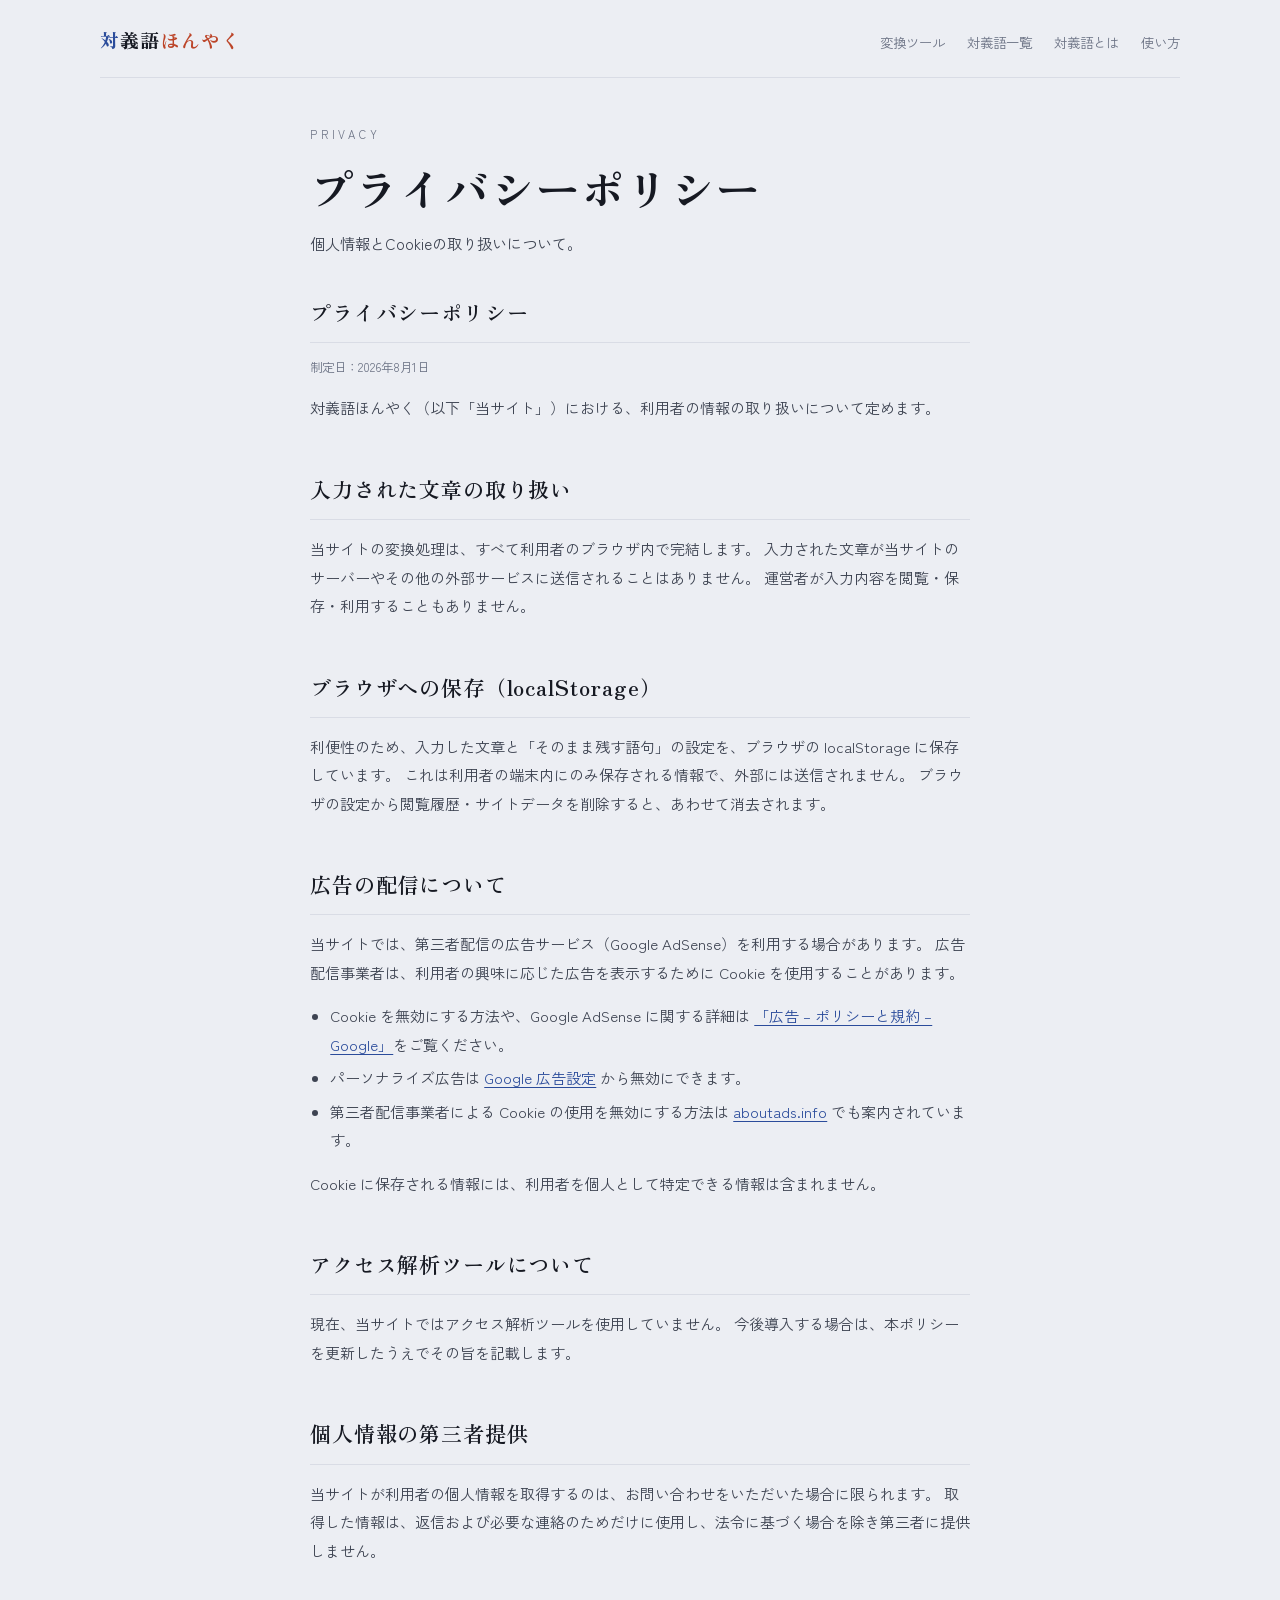
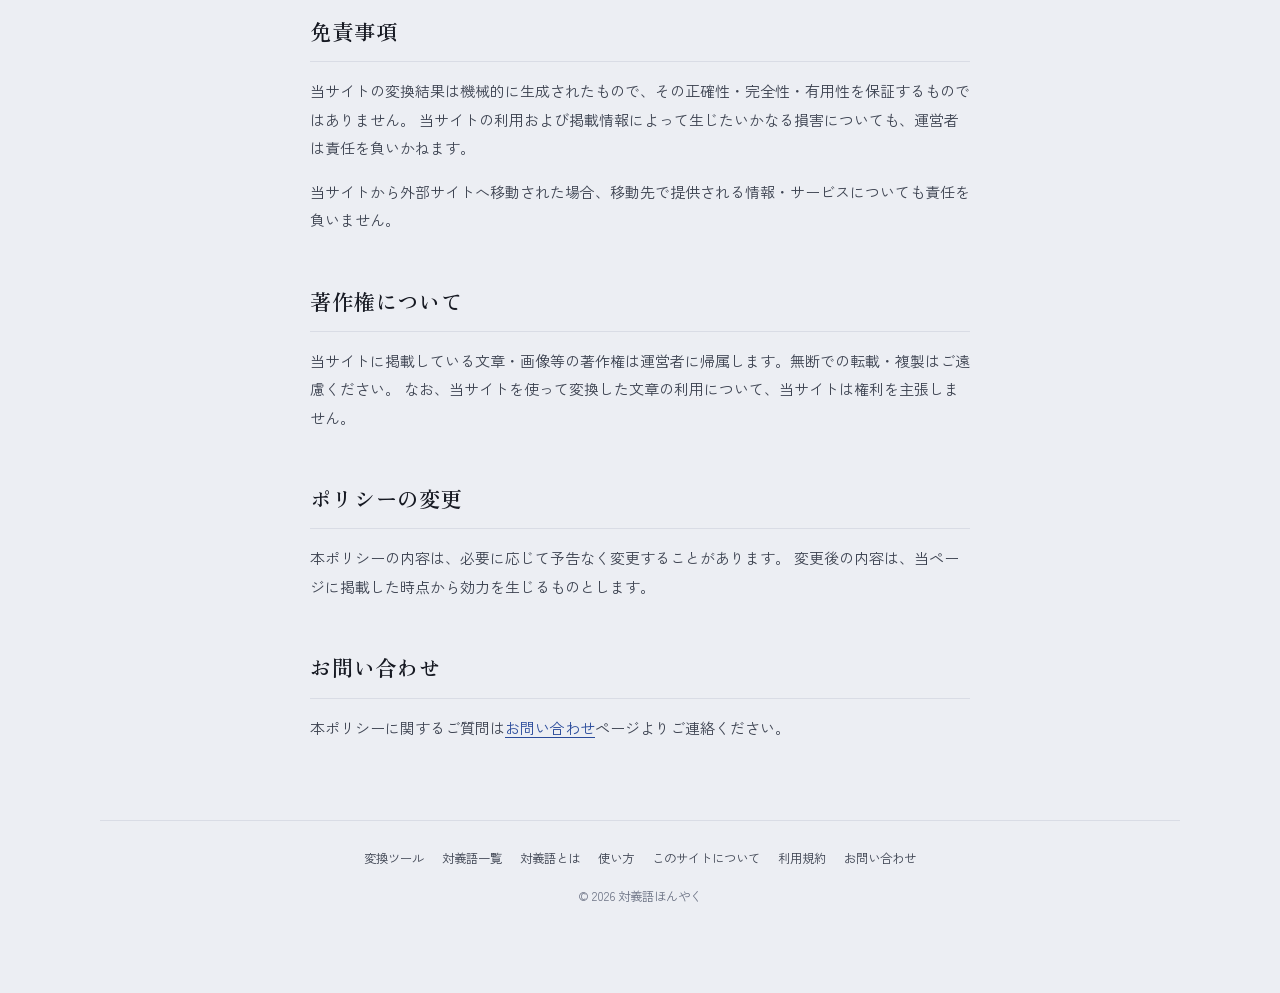
<file: privacy.html>
<!DOCTYPE html>
<html lang="ja">
<head>
<meta charset="utf-8">
<meta name="viewport" content="width=device-width, initial-scale=1">
<title>プライバシーポリシー | 対義語ほんやく</title>
<meta name="description" content="対義語ほんやくにおける個人情報の取り扱い、Cookie および第三者配信の広告サービスについて。">
<link rel="canonical" href="https://tomohiro284.github.io/-/privacy.html">
<meta property="og:type" content="website">
<meta property="og:site_name" content="対義語ほんやく">
<meta property="og:title" content="プライバシーポリシー | 対義語ほんやく">
<meta property="og:description" content="対義語ほんやくにおける個人情報の取り扱い、Cookie および第三者配信の広告サービスについて。">
<meta property="og:url" content="https://tomohiro284.github.io/-/privacy.html">
<meta property="og:locale" content="ja_JP">
<meta name="twitter:card" content="summary">
<link rel="icon" href="data:image/svg+xml,<svg xmlns='http://www.w3.org/2000/svg' viewBox='0 0 100 100'><text y='.9em' font-size='90'>⇄</text></svg>">
<link rel="preconnect" href="https://fonts.googleapis.com">
<link rel="preconnect" href="https://fonts.gstatic.com" crossorigin>
<link rel="stylesheet" href="https://fonts.googleapis.com/css2?family=Zen+Kaku+Gothic+New:wght@400;500;700&amp;family=Zen+Old+Mincho:wght@600;900&amp;family=Roboto+Mono:wght@400;500&amp;display=swap">
<link rel="stylesheet" href="assets/style.css">
</head>
<body>
<div class="wrap">

  <div class="topbar">
    <a class="wordmark" href="index.html"><span class="pole-a">対</span>義語<span class="pole-b">ほんやく</span></a>
    <nav class="site-nav" aria-label="サイト内メニュー">
      <a href="index.html">変換ツール</a>
      <a href="antonym-list.html">対義語一覧</a>
      <a href="what-is-antonym.html">対義語とは</a>
      <a href="guide.html">使い方</a>
    </nav>
  </div>

  <header class="page-title">
    <p class="eyebrow">PRIVACY</p>
    <h1>プライバシーポリシー</h1>
    <p class="lead">個人情報とCookieの取り扱いについて。</p>
  </header>

  <main class="page">
    <h2>プライバシーポリシー</h2>
    <p class="updated">制定日：2026年8月1日</p>
    <p>
      対義語ほんやく（以下「当サイト」）における、利用者の情報の取り扱いについて定めます。
    </p>

    <h2>入力された文章の取り扱い</h2>
    <p>
      当サイトの変換処理は、すべて利用者のブラウザ内で完結します。
      入力された文章が当サイトのサーバーやその他の外部サービスに送信されることはありません。
      運営者が入力内容を閲覧・保存・利用することもありません。
    </p>

    <h2>ブラウザへの保存（localStorage）</h2>
    <p>
      利便性のため、入力した文章と「そのまま残す語句」の設定を、ブラウザの localStorage に保存しています。
      これは利用者の端末内にのみ保存される情報で、外部には送信されません。
      ブラウザの設定から閲覧履歴・サイトデータを削除すると、あわせて消去されます。
    </p>

    <div class="ad-slot" data-ad-slot="content"></div>

    <h2>広告の配信について</h2>
    <p>
      当サイトでは、第三者配信の広告サービス（Google AdSense）を利用する場合があります。
      広告配信事業者は、利用者の興味に応じた広告を表示するために Cookie を使用することがあります。
    </p>
    <ul>
      <li>Cookie を無効にする方法や、Google AdSense に関する詳細は
        <a href="https://policies.google.com/technologies/ads?hl=ja" target="_blank" rel="noopener">
        「広告 – ポリシーと規約 – Google」</a>をご覧ください。</li>
      <li>パーソナライズ広告は
        <a href="https://myadcenter.google.com/" target="_blank" rel="noopener">Google 広告設定</a>
        から無効にできます。</li>
      <li>第三者配信事業者による Cookie の使用を無効にする方法は
        <a href="https://optout.aboutads.info/" target="_blank" rel="noopener">aboutads.info</a>
        でも案内されています。</li>
    </ul>
    <p>
      Cookie に保存される情報には、利用者を個人として特定できる情報は含まれません。
    </p>

    <h2>アクセス解析ツールについて</h2>
    <p>
      現在、当サイトではアクセス解析ツールを使用していません。
      今後導入する場合は、本ポリシーを更新したうえでその旨を記載します。
    </p>

    <h2>個人情報の第三者提供</h2>
    <p>
      当サイトが利用者の個人情報を取得するのは、お問い合わせをいただいた場合に限られます。
      取得した情報は、返信および必要な連絡のためだけに使用し、法令に基づく場合を除き第三者に提供しません。
    </p>

    <h2>免責事項</h2>
    <p>
      当サイトの変換結果は機械的に生成されたもので、その正確性・完全性・有用性を保証するものではありません。
      当サイトの利用および掲載情報によって生じたいかなる損害についても、運営者は責任を負いかねます。
    </p>
    <p>
      当サイトから外部サイトへ移動された場合、移動先で提供される情報・サービスについても責任を負いません。
    </p>

    <h2>著作権について</h2>
    <p>
      当サイトに掲載している文章・画像等の著作権は運営者に帰属します。無断での転載・複製はご遠慮ください。
      なお、当サイトを使って変換した文章の利用について、当サイトは権利を主張しません。
    </p>

    <h2>ポリシーの変更</h2>
    <p>
      本ポリシーの内容は、必要に応じて予告なく変更することがあります。
      変更後の内容は、当ページに掲載した時点から効力を生じるものとします。
    </p>

    <h2>お問い合わせ</h2>
    <p>本ポリシーに関するご質問は<a href="contact.html">お問い合わせ</a>ページよりご連絡ください。</p>
    <div class="ad-slot" data-ad-slot="footer"></div>

  </main>

  <footer>
    <div class="foot-links">
      <a href="index.html">変換ツール</a>
      <a href="antonym-list.html">対義語一覧</a>
      <a href="what-is-antonym.html">対義語とは</a>
      <a href="guide.html">使い方</a>
      <a href="about.html">このサイトについて</a>
      <a href="terms.html">利用規約</a>
      <a href="contact.html">お問い合わせ</a>
    </div>
    <p>© 2026 対義語ほんやく</p>
  </footer>
</div>

<script src="src/site-config.js"></script>
<script src="src/ads.js"></script>
</body>
</html>
</file>
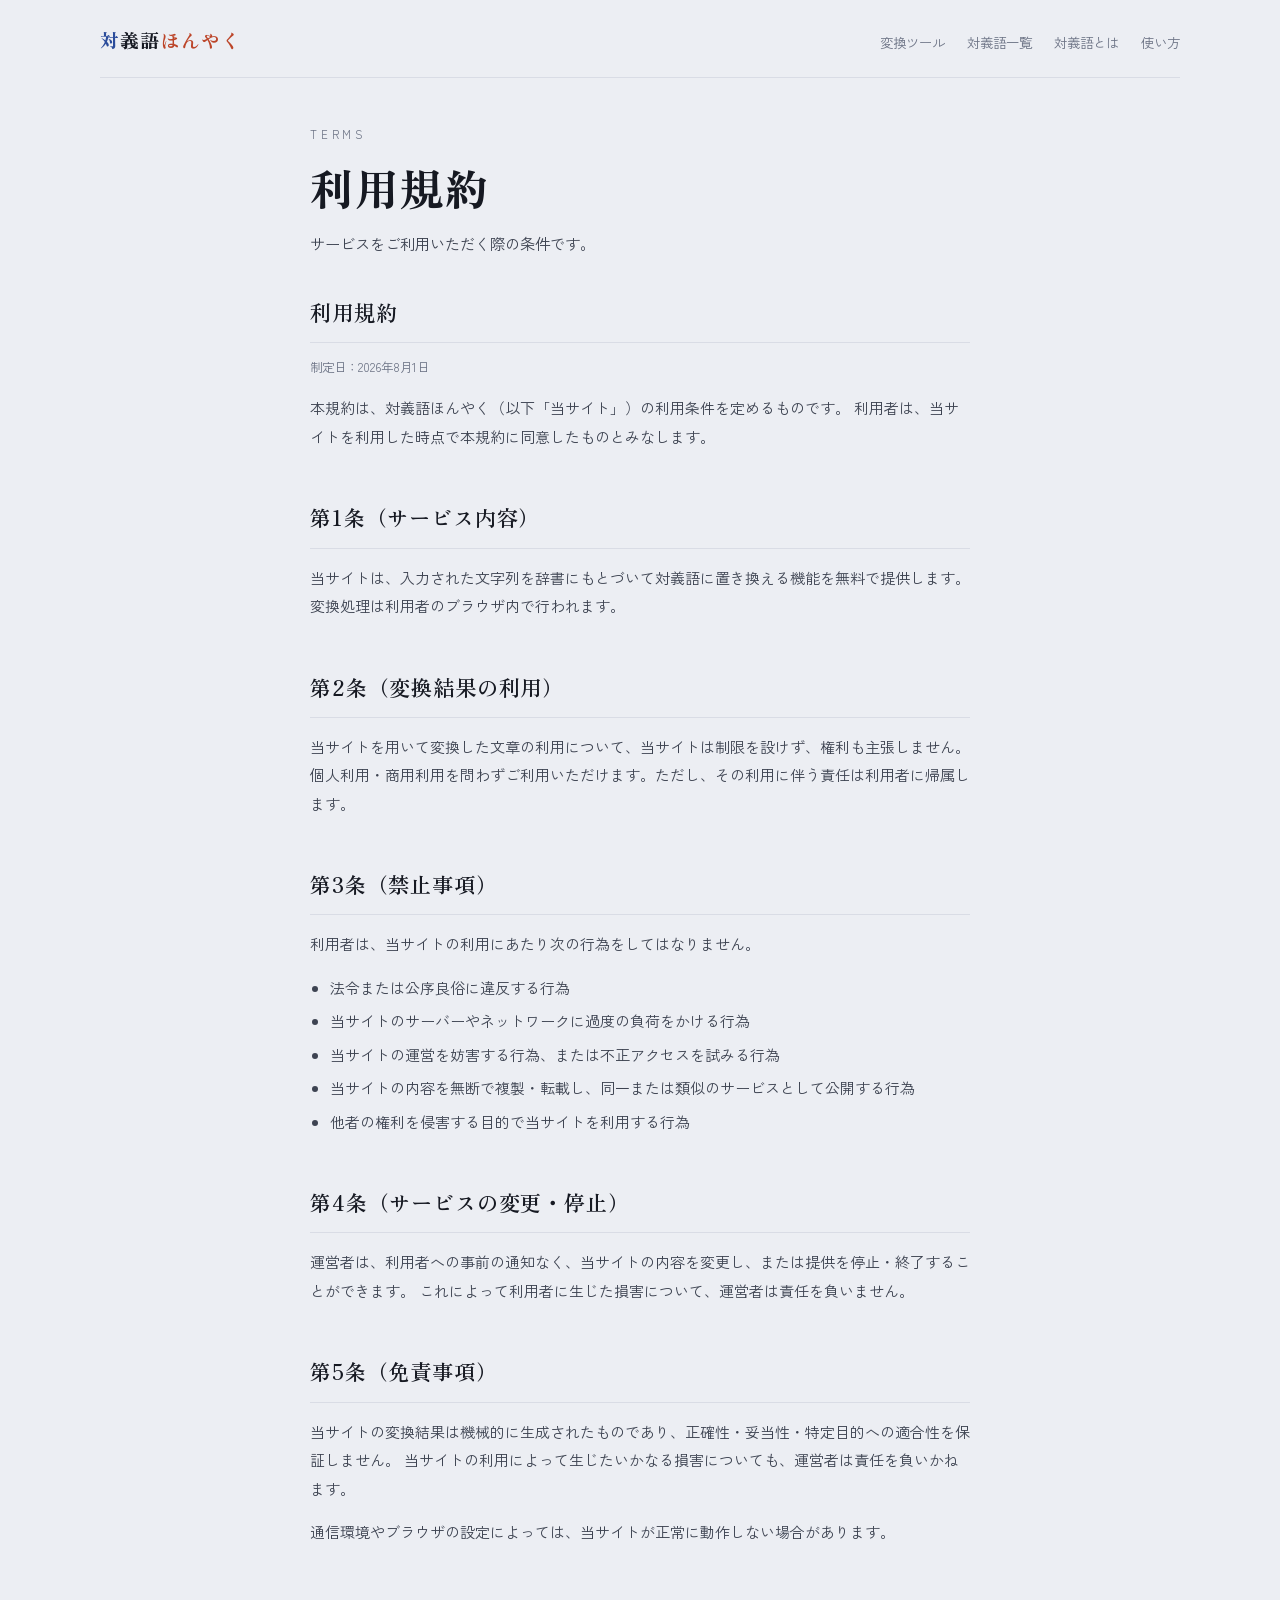
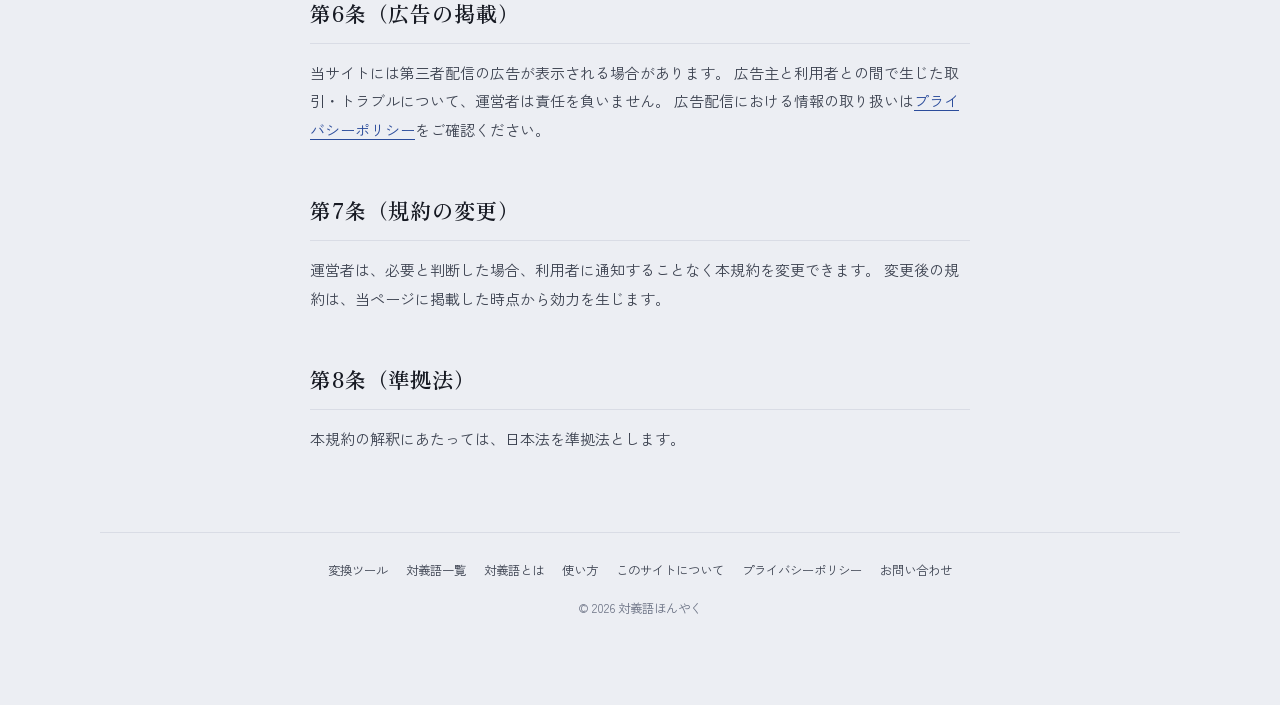
<file: terms.html>
<!DOCTYPE html>
<html lang="ja">
<head>
<meta charset="utf-8">
<meta name="viewport" content="width=device-width, initial-scale=1">
<title>利用規約 | 対義語ほんやく</title>
<meta name="description" content="対義語ほんやくの利用規約。利用条件、禁止事項、免責事項について定めます。">
<link rel="canonical" href="https://tomohiro284.github.io/-/terms.html">
<meta property="og:type" content="website">
<meta property="og:site_name" content="対義語ほんやく">
<meta property="og:title" content="利用規約 | 対義語ほんやく">
<meta property="og:description" content="対義語ほんやくの利用規約。利用条件、禁止事項、免責事項について定めます。">
<meta property="og:url" content="https://tomohiro284.github.io/-/terms.html">
<meta property="og:locale" content="ja_JP">
<meta name="twitter:card" content="summary">
<link rel="icon" href="data:image/svg+xml,<svg xmlns='http://www.w3.org/2000/svg' viewBox='0 0 100 100'><text y='.9em' font-size='90'>⇄</text></svg>">
<link rel="preconnect" href="https://fonts.googleapis.com">
<link rel="preconnect" href="https://fonts.gstatic.com" crossorigin>
<link rel="stylesheet" href="https://fonts.googleapis.com/css2?family=Zen+Kaku+Gothic+New:wght@400;500;700&amp;family=Zen+Old+Mincho:wght@600;900&amp;family=Roboto+Mono:wght@400;500&amp;display=swap">
<link rel="stylesheet" href="assets/style.css">
</head>
<body>
<div class="wrap">

  <div class="topbar">
    <a class="wordmark" href="index.html"><span class="pole-a">対</span>義語<span class="pole-b">ほんやく</span></a>
    <nav class="site-nav" aria-label="サイト内メニュー">
      <a href="index.html">変換ツール</a>
      <a href="antonym-list.html">対義語一覧</a>
      <a href="what-is-antonym.html">対義語とは</a>
      <a href="guide.html">使い方</a>
    </nav>
  </div>

  <header class="page-title">
    <p class="eyebrow">TERMS</p>
    <h1>利用規約</h1>
    <p class="lead">サービスをご利用いただく際の条件です。</p>
  </header>

  <main class="page">
    <h2>利用規約</h2>
    <p class="updated">制定日：2026年8月1日</p>
    <p>
      本規約は、対義語ほんやく（以下「当サイト」）の利用条件を定めるものです。
      利用者は、当サイトを利用した時点で本規約に同意したものとみなします。
    </p>

    <h2>第1条（サービス内容）</h2>
    <p>
      当サイトは、入力された文字列を辞書にもとづいて対義語に置き換える機能を無料で提供します。
      変換処理は利用者のブラウザ内で行われます。
    </p>

    <h2>第2条（変換結果の利用）</h2>
    <p>
      当サイトを用いて変換した文章の利用について、当サイトは制限を設けず、権利も主張しません。
      個人利用・商用利用を問わずご利用いただけます。ただし、その利用に伴う責任は利用者に帰属します。
    </p>

    <div class="ad-slot" data-ad-slot="content"></div>

    <h2>第3条（禁止事項）</h2>
    <p>利用者は、当サイトの利用にあたり次の行為をしてはなりません。</p>
    <ul>
      <li>法令または公序良俗に違反する行為</li>
      <li>当サイトのサーバーやネットワークに過度の負荷をかける行為</li>
      <li>当サイトの運営を妨害する行為、または不正アクセスを試みる行為</li>
      <li>当サイトの内容を無断で複製・転載し、同一または類似のサービスとして公開する行為</li>
      <li>他者の権利を侵害する目的で当サイトを利用する行為</li>
    </ul>

    <h2>第4条（サービスの変更・停止）</h2>
    <p>
      運営者は、利用者への事前の通知なく、当サイトの内容を変更し、または提供を停止・終了することができます。
      これによって利用者に生じた損害について、運営者は責任を負いません。
    </p>

    <h2>第5条（免責事項）</h2>
    <p>
      当サイトの変換結果は機械的に生成されたものであり、正確性・妥当性・特定目的への適合性を保証しません。
      当サイトの利用によって生じたいかなる損害についても、運営者は責任を負いかねます。
    </p>
    <p>
      通信環境やブラウザの設定によっては、当サイトが正常に動作しない場合があります。
    </p>

    <h2>第6条（広告の掲載）</h2>
    <p>
      当サイトには第三者配信の広告が表示される場合があります。
      広告主と利用者との間で生じた取引・トラブルについて、運営者は責任を負いません。
      広告配信における情報の取り扱いは<a href="privacy.html">プライバシーポリシー</a>をご確認ください。
    </p>

    <h2>第7条（規約の変更）</h2>
    <p>
      運営者は、必要と判断した場合、利用者に通知することなく本規約を変更できます。
      変更後の規約は、当ページに掲載した時点から効力を生じます。
    </p>

    <h2>第8条（準拠法）</h2>
    <p>本規約の解釈にあたっては、日本法を準拠法とします。</p>
    <div class="ad-slot" data-ad-slot="footer"></div>

  </main>

  <footer>
    <div class="foot-links">
      <a href="index.html">変換ツール</a>
      <a href="antonym-list.html">対義語一覧</a>
      <a href="what-is-antonym.html">対義語とは</a>
      <a href="guide.html">使い方</a>
      <a href="about.html">このサイトについて</a>
      <a href="privacy.html">プライバシーポリシー</a>
      <a href="contact.html">お問い合わせ</a>
    </div>
    <p>© 2026 対義語ほんやく</p>
  </footer>
</div>

<script src="src/site-config.js"></script>
<script src="src/ads.js"></script>
</body>
</html>
</file>
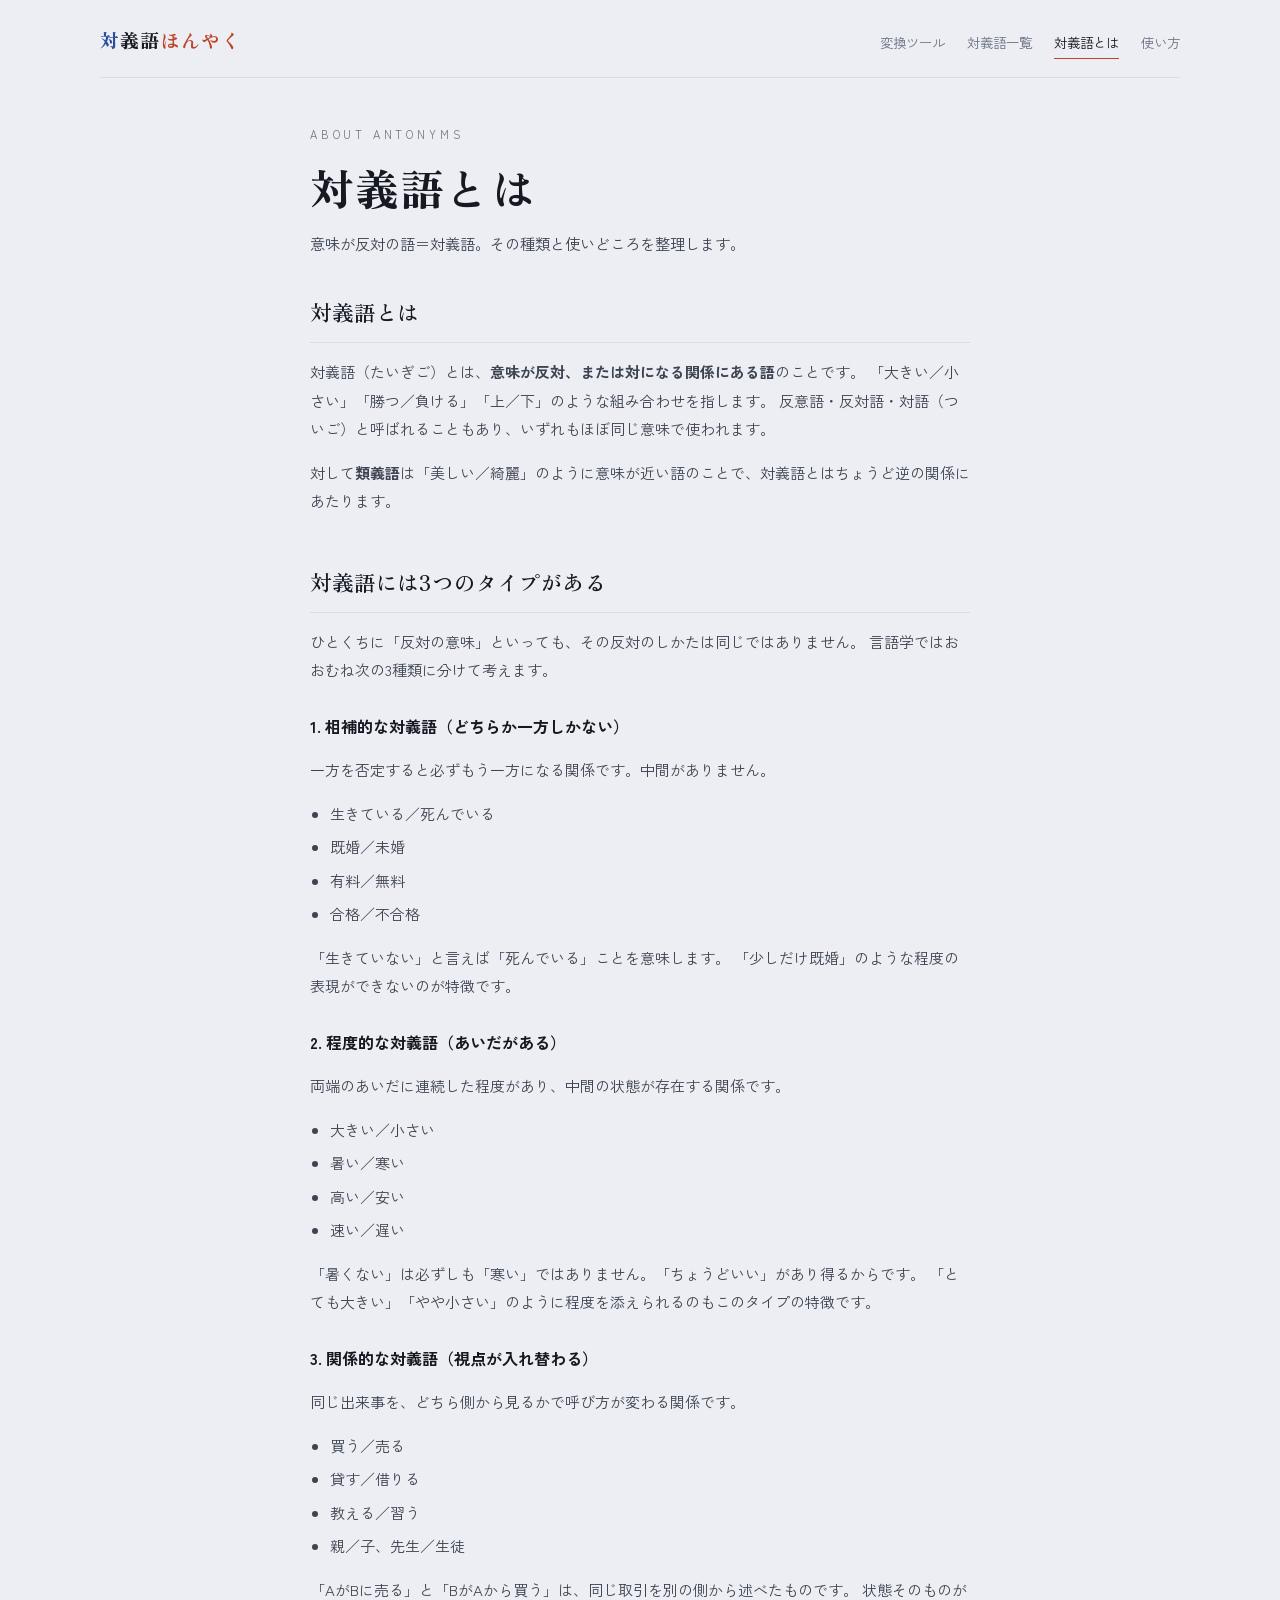
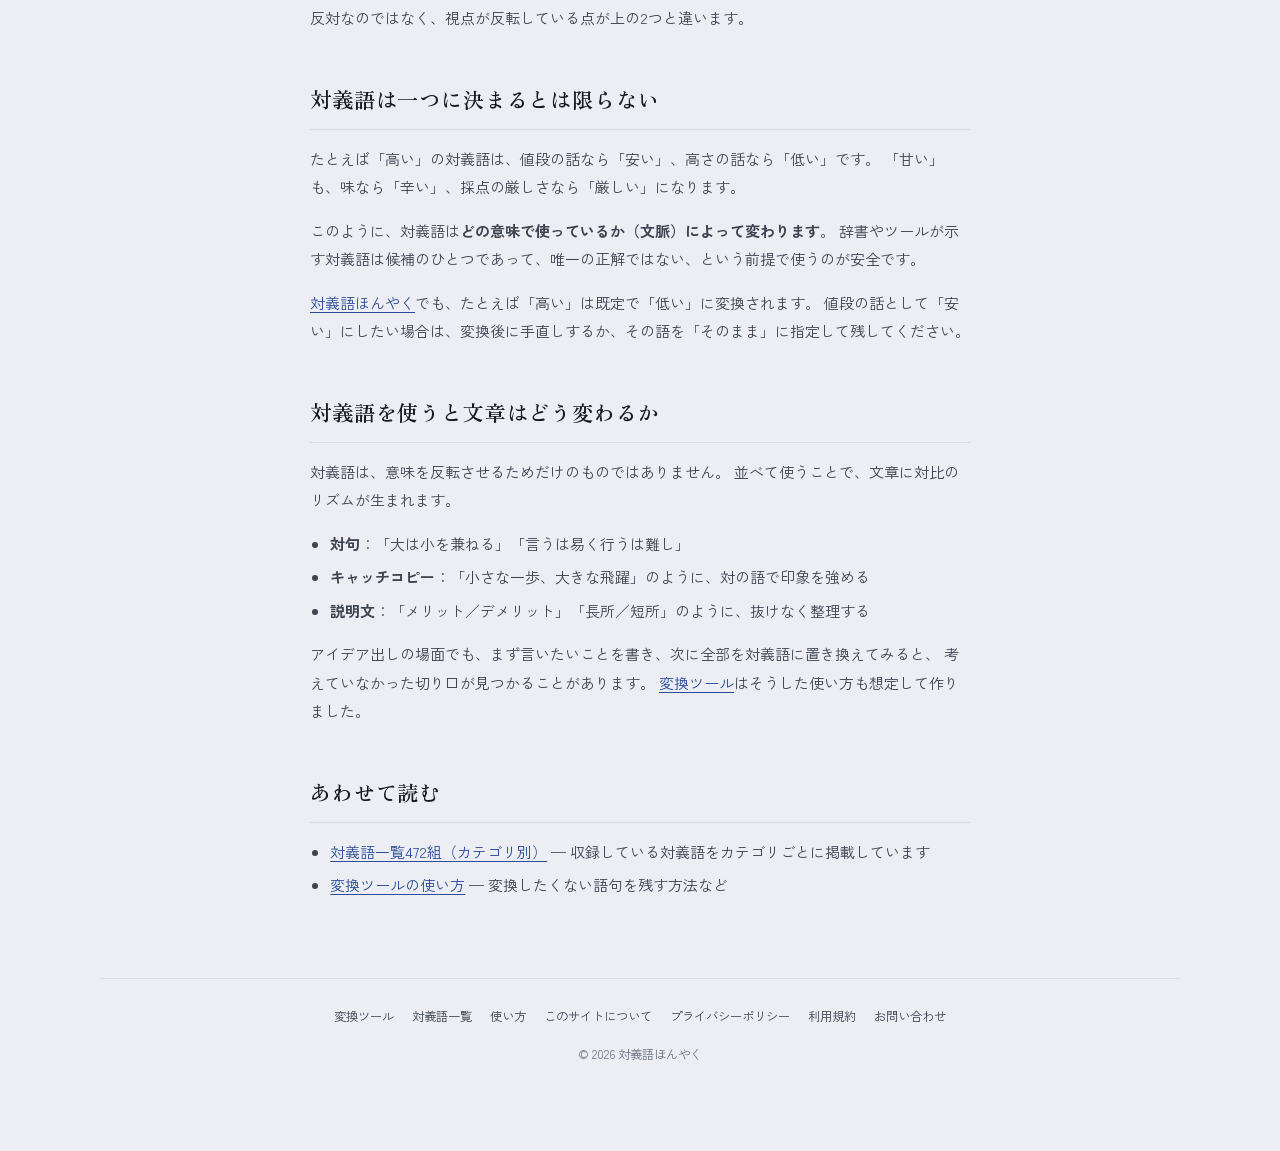
<file: what-is-antonym.html>
<!DOCTYPE html>
<html lang="ja">
<head>
<meta charset="utf-8">
<meta name="viewport" content="width=device-width, initial-scale=1">
<title>対義語とは？3つのタイプと、一つに決まらない理由 | 対義語ほんやく</title>
<meta name="description" content="対義語とは何か、相補的・程度的・関係的という3つのタイプの違い、文脈によって対義語が変わる理由をわかりやすく解説します。">
<link rel="canonical" href="https://tomohiro284.github.io/-/what-is-antonym.html">
<meta property="og:type" content="article">
<meta property="og:site_name" content="対義語ほんやく">
<meta property="og:title" content="対義語とは？3つのタイプと、一つに決まらない理由 | 対義語ほんやく">
<meta property="og:description" content="対義語とは何か、相補的・程度的・関係的という3つのタイプの違い、文脈によって対義語が変わる理由をわかりやすく解説します。">
<meta property="og:url" content="https://tomohiro284.github.io/-/what-is-antonym.html">
<meta property="og:locale" content="ja_JP">
<meta name="twitter:card" content="summary">
<link rel="icon" href="data:image/svg+xml,<svg xmlns='http://www.w3.org/2000/svg' viewBox='0 0 100 100'><text y='.9em' font-size='90'>⇄</text></svg>">
<link rel="preconnect" href="https://fonts.googleapis.com">
<link rel="preconnect" href="https://fonts.gstatic.com" crossorigin>
<link rel="stylesheet" href="https://fonts.googleapis.com/css2?family=Zen+Kaku+Gothic+New:wght@400;500;700&amp;family=Zen+Old+Mincho:wght@600;900&amp;family=Roboto+Mono:wght@400;500&amp;display=swap">
<link rel="stylesheet" href="assets/style.css">
</head>
<body>
<div class="wrap">

  <div class="topbar">
    <a class="wordmark" href="index.html"><span class="pole-a">対</span>義語<span class="pole-b">ほんやく</span></a>
    <nav class="site-nav" aria-label="サイト内メニュー">
      <a href="index.html">変換ツール</a>
      <a href="antonym-list.html">対義語一覧</a>
      <a href="what-is-antonym.html" aria-current="page">対義語とは</a>
      <a href="guide.html">使い方</a>
    </nav>
  </div>

  <header class="page-title">
    <p class="eyebrow">ABOUT ANTONYMS</p>
    <h1>対義語とは</h1>
    <p class="lead">意味が反対の語＝対義語。その種類と使いどころを整理します。</p>
  </header>

  <main class="page">
    <h2>対義語とは</h2>
    <p>
      対義語（たいぎご）とは、<b>意味が反対、または対になる関係にある語</b>のことです。
      「大きい／小さい」「勝つ／負ける」「上／下」のような組み合わせを指します。
      反意語・反対語・対語（ついご）と呼ばれることもあり、いずれもほぼ同じ意味で使われます。
    </p>
    <p>
      対して<b>類義語</b>は「美しい／綺麗」のように意味が近い語のことで、対義語とはちょうど逆の関係にあたります。
    </p>

    <div class="ad-slot" data-ad-slot="content"></div>

    <h2>対義語には3つのタイプがある</h2>
    <p>
      ひとくちに「反対の意味」といっても、その反対のしかたは同じではありません。
      言語学ではおおむね次の3種類に分けて考えます。
    </p>

    <h3>1. 相補的な対義語（どちらか一方しかない）</h3>
    <p>
      一方を否定すると必ずもう一方になる関係です。中間がありません。
    </p>
    <ul>
      <li>生きている／死んでいる</li>
      <li>既婚／未婚</li>
      <li>有料／無料</li>
      <li>合格／不合格</li>
    </ul>
    <p>
      「生きていない」と言えば「死んでいる」ことを意味します。
      「少しだけ既婚」のような程度の表現ができないのが特徴です。
    </p>

    <h3>2. 程度的な対義語（あいだがある）</h3>
    <p>
      両端のあいだに連続した程度があり、中間の状態が存在する関係です。
    </p>
    <ul>
      <li>大きい／小さい</li>
      <li>暑い／寒い</li>
      <li>高い／安い</li>
      <li>速い／遅い</li>
    </ul>
    <p>
      「暑くない」は必ずしも「寒い」ではありません。「ちょうどいい」があり得るからです。
      「とても大きい」「やや小さい」のように程度を添えられるのもこのタイプの特徴です。
    </p>

    <h3>3. 関係的な対義語（視点が入れ替わる）</h3>
    <p>
      同じ出来事を、どちら側から見るかで呼び方が変わる関係です。
    </p>
    <ul>
      <li>買う／売る</li>
      <li>貸す／借りる</li>
      <li>教える／習う</li>
      <li>親／子、先生／生徒</li>
    </ul>
    <p>
      「AがBに売る」と「BがAから買う」は、同じ取引を別の側から述べたものです。
      状態そのものが反対なのではなく、視点が反転している点が上の2つと違います。
    </p>

    <h2>対義語は一つに決まるとは限らない</h2>
    <p>
      たとえば「高い」の対義語は、値段の話なら「安い」、高さの話なら「低い」です。
      「甘い」も、味なら「辛い」、採点の厳しさなら「厳しい」になります。
    </p>
    <p>
      このように、対義語は<b>どの意味で使っているか（文脈）によって変わります</b>。
      辞書やツールが示す対義語は候補のひとつであって、唯一の正解ではない、という前提で使うのが安全です。
    </p>
    <p>
      <a href="index.html">対義語ほんやく</a>でも、たとえば「高い」は既定で「低い」に変換されます。
      値段の話として「安い」にしたい場合は、変換後に手直しするか、その語を「そのまま」に指定して残してください。
    </p>

    <h2>対義語を使うと文章はどう変わるか</h2>
    <p>
      対義語は、意味を反転させるためだけのものではありません。
      並べて使うことで、文章に対比のリズムが生まれます。
    </p>
    <ul>
      <li><b>対句</b>：「大は小を兼ねる」「言うは易く行うは難し」</li>
      <li><b>キャッチコピー</b>：「小さな一歩、大きな飛躍」のように、対の語で印象を強める</li>
      <li><b>説明文</b>：「メリット／デメリット」「長所／短所」のように、抜けなく整理する</li>
    </ul>
    <p>
      アイデア出しの場面でも、まず言いたいことを書き、次に全部を対義語に置き換えてみると、
      考えていなかった切り口が見つかることがあります。
      <a href="index.html">変換ツール</a>はそうした使い方も想定して作りました。
    </p>

    <h2>あわせて読む</h2>
    <ul>
      <li><a href="antonym-list.html">対義語一覧472組（カテゴリ別）</a> — 収録している対義語をカテゴリごとに掲載しています</li>
      <li><a href="guide.html">変換ツールの使い方</a> — 変換したくない語句を残す方法など</li>
    </ul>

    <div class="ad-slot" data-ad-slot="footer"></div>
  </main>

  <footer>
    <div class="foot-links">
      <a href="index.html">変換ツール</a>
      <a href="antonym-list.html">対義語一覧</a>
      <a href="guide.html">使い方</a>
      <a href="about.html">このサイトについて</a>
      <a href="privacy.html">プライバシーポリシー</a>
      <a href="terms.html">利用規約</a>
      <a href="contact.html">お問い合わせ</a>
    </div>
    <p>© 2026 対義語ほんやく</p>
  </footer>
</div>

<script src="src/site-config.js"></script>
<script src="src/ads.js"></script>
</body>
</html>
</file>
<file: assets/style.css>
/*!
 * style.css — 対義語ほんやく
 *
 * 設計の軸は「対」。ページの中央に一本の背骨（spine）を通し、
 * 原文＝藍、対義＝朱 の二極で全体を組み立てている。
 */

/* ==================================================================
 * トークン
 * ================================================================== */
:root {
  --ground: #eceef3;
  --surface: #ffffff;
  --surface-2: #f5f6fa;
  --ink: #161922;
  --ink-soft: #3d4351;
  --muted: #6c7385;
  --line: #d9dce5;
  --line-soft: #e6e8ef;

  --pole-a: #2b4c9b;          /* 原文・藍 */
  --pole-a-soft: #e3e9f7;
  --pole-b: #bc4529;          /* 対義・朱 */
  --pole-b-soft: #fae5dd;
  --keep: #1c6c58;            /* そのまま残す */
  --keep-soft: #d9efe8;

  --shadow: 0 1px 1px rgba(18, 24, 40, .04), 0 14px 34px -16px rgba(18, 24, 40, .28);
  --radius: 5px;

  --display: "Zen Old Mincho", "Hiragino Mincho ProN", "Yu Mincho", serif;
  --body: "Zen Kaku Gothic New", "Hiragino Sans", "Noto Sans JP", system-ui, sans-serif;
  --mono: "Roboto Mono", ui-monospace, SFMono-Regular, Menlo, monospace;
}

@media (prefers-color-scheme: dark) {
  :root:not([data-theme="light"]) {
    --ground: #0d0f15;
    --surface: #161a23;
    --surface-2: #11141c;
    --ink: #e9ebf2;
    --ink-soft: #c2c7d4;
    --muted: #949cae;
    --line: #272c39;
    --line-soft: #1f242f;

    --pole-a: #8ba4e8;
    --pole-a-soft: #1a2340;
    --pole-b: #f08a68;
    --pole-b-soft: #3a2019;
    --keep: #63d5b6;
    --keep-soft: #10322a;

    --shadow: 0 1px 1px rgba(0, 0, 0, .5), 0 18px 40px -18px rgba(0, 0, 0, .8);
  }
}

:root[data-theme="dark"] {
  --ground: #0d0f15;
  --surface: #161a23;
  --surface-2: #11141c;
  --ink: #e9ebf2;
  --ink-soft: #c2c7d4;
  --muted: #949cae;
  --line: #272c39;
  --line-soft: #1f242f;

  --pole-a: #8ba4e8;
  --pole-a-soft: #1a2340;
  --pole-b: #f08a68;
  --pole-b-soft: #3a2019;
  --keep: #63d5b6;
  --keep-soft: #10322a;

  --shadow: 0 1px 1px rgba(0, 0, 0, .5), 0 18px 40px -18px rgba(0, 0, 0, .8);
}

* { box-sizing: border-box; }

body {
  margin: 0;
  padding: 0 20px 72px;
  background: var(--ground);
  color: var(--ink);
  font-family: var(--body);
  font-size: 15px;
  line-height: 1.9;
  -webkit-text-size-adjust: 100%;
  -webkit-font-smoothing: antialiased;
}

a { color: var(--pole-a); text-underline-offset: .18em; }

:focus-visible { outline: 2px solid var(--pole-a); outline-offset: 2px; }

.wrap { max-width: 1080px; margin: 0 auto; }
.sr-only {
  position: absolute; width: 1px; height: 1px; padding: 0; margin: -1px;
  overflow: hidden; clip: rect(0 0 0 0); white-space: nowrap; border: 0;
}

/* ==================================================================
 * ヘッダーとナビ
 * ================================================================== */
.topbar {
  display: flex;
  align-items: baseline;
  justify-content: space-between;
  gap: 20px;
  flex-wrap: wrap;
  padding: 22px 0 18px;
  border-bottom: 1px solid var(--line);
}

.wordmark {
  font-family: var(--display);
  font-weight: 900;
  font-size: 1.18rem;
  letter-spacing: .06em;
  color: var(--ink);
  text-decoration: none;
  white-space: nowrap;
}

.wordmark .pole-a { color: var(--pole-a); }
.wordmark .pole-b { color: var(--pole-b); }

.site-nav {
  display: flex;
  flex-wrap: wrap;
  gap: 4px 22px;
  font-size: .84rem;
}

.site-nav a {
  color: var(--muted);
  text-decoration: none;
  padding-bottom: 2px;
  border-bottom: 1.5px solid transparent;
}

.site-nav a:hover { color: var(--ink); }
.site-nav a[aria-current="page"] { color: var(--ink); border-bottom-color: var(--pole-b); }

/* ==================================================================
 * ヒーロー
 * ================================================================== */
.hero { padding: 58px 0 46px; text-align: center; }

.eyebrow {
  font-size: .7rem;
  letter-spacing: .34em;
  color: var(--muted);
  margin: 0 0 18px;
}

h1 {
  font-family: var(--display);
  font-weight: 900;
  font-size: clamp(2.3rem, 7vw, 4rem);
  line-height: 1.18;
  letter-spacing: .05em;
  margin: 0;
  text-wrap: balance;
  word-break: auto-phrase;   /* 日本語を文節で折り返す（対応ブラウザのみ） */
}

h1 .pole-a { color: var(--pole-a); }
h1 .pole-b { color: var(--pole-b); }

.lead {
  margin: 20px auto 0;
  max-width: 34em;
  color: var(--ink-soft);
  font-size: .96rem;
  text-wrap: pretty;
  word-break: auto-phrase;
}

/* 実際の変換エンジンで、例文がその場で反転しつづける */
.demo {
  margin: 40px auto 0;
  max-width: 40em;
  padding: 26px 24px;
  background: var(--surface);
  border: 1px solid var(--line);
  border-radius: var(--radius);
  box-shadow: var(--shadow);
  font-size: clamp(1rem, 2.6vw, 1.25rem);
  line-height: 2.1;
  text-align: left;
}

.demo-label {
  display: block;
  font-size: .66rem;
  letter-spacing: .3em;
  color: var(--muted);
  margin-bottom: 10px;
}

.flip-word {
  display: inline-grid;
  vertical-align: bottom;
  font-weight: 500;
}

.flip-word > span {
  grid-area: 1 / 1;
  animation: flipword 7s cubic-bezier(.65, 0, .35, 1) infinite;
  animation-delay: calc(var(--i, 0) * .13s);
}

.flip-word .f-a { color: var(--pole-a); }
.flip-word .f-b { color: var(--pole-b); animation-name: flipword-b; }

@keyframes flipword {
  0%, 38%   { opacity: 1; transform: translateY(0); }
  46%, 88%  { opacity: 0; transform: translateY(-.5em); }
  96%, 100% { opacity: 1; transform: translateY(0); }
}

@keyframes flipword-b {
  0%, 38%   { opacity: 0; transform: translateY(.5em); }
  46%, 88%  { opacity: 1; transform: translateY(0); }
  96%, 100% { opacity: 0; transform: translateY(.5em); }
}

@media (prefers-reduced-motion: reduce) {
  .flip-word > span { animation: none; }
  .flip-word .f-a { opacity: .35; }
}

.hero-cta {
  display: inline-flex;
  align-items: center;
  gap: 10px;
  margin-top: 34px;
  padding: 12px 26px;
  background: var(--ink);
  color: var(--ground);
  border: 0;
  border-radius: 999px;
  font: inherit;
  font-size: .9rem;
  font-weight: 700;
  text-decoration: none;
  cursor: pointer;
}

.hero-cta:hover { background: var(--pole-a); color: #fff; }

/* ==================================================================
 * セクション見出し
 * ================================================================== */
.section-head {
  display: flex;
  align-items: baseline;
  gap: 14px;
  margin: 0 0 20px;
  padding-bottom: 12px;
  border-bottom: 1px solid var(--line);
}

.section-head h2 {
  font-family: var(--display);
  font-weight: 600;
  font-size: 1.28rem;
  letter-spacing: .04em;
  margin: 0;
}

.section-head .note { color: var(--muted); font-size: .8rem; margin-left: auto; }

section.block { margin-top: 68px; }

/* ==================================================================
 * 変換デッキ（原文 ⇄ 対義）
 * ================================================================== */
.deck {
  display: grid;
  grid-template-columns: 1fr 1px 1fr;
  gap: 0 30px;
  align-items: stretch;
}

.spine {
  position: relative;
  background: var(--line);
}

.spine::after {
  content: "⇄";
  position: absolute;
  top: 96px;
  left: 50%;
  transform: translate(-50%, -50%);
  width: 34px;
  height: 34px;
  display: grid;
  place-items: center;
  background: var(--ground);
  color: var(--muted);
  font-size: .95rem;
}

@media (max-width: 900px) {
  .deck { grid-template-columns: 1fr; gap: 26px; }
  .spine { height: 1px; }
  .spine::after { top: 50%; }
}

.pane { min-width: 0; }

.pane-label {
  display: flex;
  align-items: center;
  gap: 9px;
  font-size: .72rem;
  letter-spacing: .22em;
  margin-bottom: 12px;
  color: var(--muted);
}

.pane-label .ord {
  font-family: var(--mono);
  font-size: .68rem;
  letter-spacing: 0;
  padding: 1px 6px;
  border: 1px solid currentColor;
  border-radius: 2px;
}

.pane-in .pane-label { color: var(--pole-a); }
.pane-out .pane-label { color: var(--pole-b); }

textarea,
.output {
  width: 100%;
  min-height: 230px;
  padding: 18px;
  border: 1px solid var(--line);
  border-radius: var(--radius);
  background: var(--surface);
  color: var(--ink);
  font: inherit;
  line-height: 2;
}

textarea { resize: vertical; display: block; }
.pane-in textarea:focus { border-color: var(--pole-a); }

.output {
  white-space: pre-wrap;
  word-break: break-word;
  overflow-wrap: anywhere;
}

.output .empty { color: var(--muted); }

.output mark.conv {
  background: none;
  color: var(--pole-b);
  font-weight: 700;
  padding: 0 1px;
  box-shadow: inset 0 -.42em 0 var(--pole-b-soft);
}

.output .kept {
  color: var(--keep);
  box-shadow: inset 0 -.42em 0 var(--keep-soft);
  padding: 0 1px;
}

.output.plainview mark.conv,
.output.plainview .kept {
  color: inherit;
  font-weight: inherit;
  box-shadow: none;
}

/* ==================================================================
 * ボタン・トグル
 * ================================================================== */
.btn-row { display: flex; flex-wrap: wrap; gap: 8px; margin-top: 14px; }

.btn {
  padding: 8px 15px;
  border: 1px solid var(--line);
  border-radius: 999px;
  background: var(--surface);
  color: var(--ink-soft);
  font: inherit;
  font-size: .82rem;
  cursor: pointer;
  transition: border-color .15s, color .15s;
}

.btn:hover { border-color: var(--ink); color: var(--ink); }

.btn.primary {
  background: var(--pole-b);
  border-color: var(--pole-b);
  color: #fff;
  font-weight: 700;
}

.btn.primary:hover { filter: brightness(1.08); color: #fff; }

.toggle {
  display: inline-flex;
  align-items: center;
  gap: 7px;
  font-size: .8rem;
  color: var(--muted);
  cursor: pointer;
  user-select: none;
}

.toggle input { accent-color: var(--pole-a); width: 15px; height: 15px; }

.stats {
  display: flex;
  gap: 18px;
  flex-wrap: wrap;
  color: var(--muted);
  font-size: .76rem;
  margin-top: 12px;
  font-variant-numeric: tabular-nums;
}

.stats b { color: var(--ink); font-family: var(--mono); font-weight: 500; }

/* ==================================================================
 * 保護パネル
 * ================================================================== */
.keep-panel {
  margin-top: 44px;
  padding: 26px;
  background: var(--surface);
  border: 1px solid var(--line);
  border-radius: var(--radius);
  box-shadow: var(--shadow);
}

.panel-head {
  display: flex;
  align-items: center;
  gap: 12px;
  flex-wrap: wrap;
  margin-bottom: 6px;
}

.panel-head h2 {
  font-family: var(--display);
  font-size: 1.1rem;
  font-weight: 600;
  margin: 0;
  letter-spacing: .04em;
}

.panel-head .spacer { flex: 1 1 auto; }

.hint { color: var(--muted); font-size: .82rem; margin: 0 0 14px; }

.subhead {
  font-size: .7rem;
  letter-spacing: .22em;
  color: var(--muted);
  margin: 22px 0 10px;
}

.chips {
  display: flex;
  flex-wrap: wrap;
  gap: 7px;
  max-height: min(300px, 46vh);
  overflow-y: auto;
  overscroll-behavior: contain;
  padding-bottom: 2px;
}

.chip {
  display: inline-flex;
  align-items: center;
  gap: 6px;
  padding: 5px 12px;
  border: 1px solid var(--line);
  border-radius: 999px;
  background: var(--surface-2);
  color: var(--pole-b);
  font: inherit;
  font-size: .82rem;
  line-height: 1.7;
  cursor: pointer;
  transition: background .14s, color .14s, border-color .14s;
}

.chip:hover { border-color: currentColor; }
.chip .arrow { opacity: .5; font-size: .74rem; }

.chip .count {
  font-family: var(--mono);
  font-size: .66rem;
  opacity: .7;
}

.chip[aria-pressed="true"] {
  background: var(--keep-soft);
  color: var(--keep);
  border-color: currentColor;
}

.chip[aria-pressed="true"] .target { text-decoration: line-through; opacity: .5; }
.chip .state { font-size: .7rem; opacity: .85; }

.chip-static {
  display: inline-flex;
  align-items: center;
  gap: 8px;
  padding: 5px 8px 5px 13px;
  border: 1px solid currentColor;
  border-radius: 999px;
  background: var(--keep-soft);
  color: var(--keep);
  font-size: .82rem;
  max-width: 100%;
}

.chip-static span {
  overflow: hidden;
  text-overflow: ellipsis;
  white-space: nowrap;
  max-width: 40ch;
}

.chip-static button {
  border: 0; background: none; color: inherit;
  font-size: 1rem; line-height: 1; padding: 0 2px; opacity: .65; cursor: pointer;
}

.chip-static button:hover { opacity: 1; }

.add-row { display: flex; gap: 8px; flex-wrap: wrap; margin-bottom: 12px; }

input[type="text"] {
  flex: 1 1 220px;
  min-width: 0;
  padding: 9px 14px;
  border: 1px solid var(--line);
  border-radius: 999px;
  background: var(--surface-2);
  color: var(--ink);
  font: inherit;
  font-size: .86rem;
}

.empty-note { color: var(--muted); font-size: .82rem; margin: 2px 0; }

/* ==================================================================
 * 辞書リスト・記事
 * ================================================================== */
details.dict {
  margin-top: 20px;
  border: 1px solid var(--line);
  border-radius: var(--radius);
  background: var(--surface);
  padding: 14px 20px;
}

details.dict summary {
  cursor: pointer;
  font-size: .88rem;
  font-weight: 700;
}

.dict-list {
  margin-top: 14px;
  max-height: 330px;
  overflow-y: auto;
  display: grid;
  grid-template-columns: repeat(auto-fill, minmax(215px, 1fr));
  gap: 2px 18px;
  font-size: .85rem;
}

.dict-list div {
  display: flex;
  gap: 8px;
  padding: 4px 0;
  border-bottom: 1px solid var(--line-soft);
}

.dict-list .tag { margin-left: auto; font-size: .68rem; color: var(--muted); flex: none; }

.page { max-width: 44em; margin: 0 auto; }

.page h2 {
  font-family: var(--display);
  font-weight: 600;
  font-size: 1.32rem;
  letter-spacing: .04em;
  margin: 46px 0 12px;
  padding-bottom: 10px;
  border-bottom: 1px solid var(--line);
  text-wrap: balance;
}

.page h2:first-of-type { margin-top: 0; }
.page h3 { font-size: 1rem; margin: 26px 0 4px; }
.page p, .page li { color: var(--ink-soft); }
.page ul, .page ol { padding-left: 1.35em; }
.page li { margin: 5px 0; }
.page dt { font-weight: 700; margin-top: 16px; color: var(--ink); }
.page dd { margin: 3px 0 0; color: var(--muted); font-size: .9rem; }
.page .updated { color: var(--muted); font-size: .78rem; }

.page table, .table-wrap table {
  width: 100%;
  border-collapse: collapse;
  font-size: .89rem;
  margin: 14px 0;
}

.page th, .page td {
  border-bottom: 1px solid var(--line);
  padding: 8px 12px;
  text-align: left;
  vertical-align: top;
}

.page th {
  font-size: .72rem;
  letter-spacing: .16em;
  color: var(--muted);
  font-weight: 500;
  border-bottom-color: var(--ink);
}

.page td a { color: var(--pole-a); text-decoration: none; border-bottom: 1px solid var(--line); }
.page td a:hover { border-bottom-color: currentColor; }

code {
  font-family: var(--mono);
  font-size: .84em;
  background: var(--surface-2);
  border: 1px solid var(--line-soft);
  border-radius: 3px;
  padding: 1px 5px;
}

.callout {
  background: var(--surface);
  border-left: 3px solid var(--pole-b);
  border-radius: 0 var(--radius) var(--radius) 0;
  padding: 14px 18px;
  margin: 18px 0;
  font-size: .9rem;
}

/* ==================================================================
 * 広告・フッター・トースト
 * ================================================================== */
.ad-slot { margin: 34px auto; text-align: center; overflow: hidden; }

.ad-label {
  display: block;
  font-size: .64rem;
  letter-spacing: .2em;
  color: var(--muted);
  margin-bottom: 4px;
}

footer {
  margin-top: 78px;
  padding-top: 26px;
  border-top: 1px solid var(--line);
  color: var(--muted);
  font-size: .78rem;
  text-align: center;
}

.foot-links {
  display: flex;
  flex-wrap: wrap;
  gap: 6px 18px;
  justify-content: center;
  margin-bottom: 14px;
}

.foot-links a { color: var(--ink-soft); text-decoration: none; }
.foot-links a:hover { color: var(--pole-a); }

.toast {
  position: fixed;
  left: 50%;
  bottom: 26px;
  transform: translate(-50%, 14px);
  background: var(--ink);
  color: var(--ground);
  padding: 10px 20px;
  border-radius: 999px;
  font-size: .84rem;
  opacity: 0;
  pointer-events: none;
  transition: opacity .2s, transform .2s;
  z-index: 10;
}

.toast.show { opacity: 1; transform: translate(-50%, 0); }

/* ---------- 記事ページの見出しブロック ---------- */
.page-title { padding: 46px 0 34px; max-width: 44em; margin: 0 auto; }

.page-title h1 {
  font-size: clamp(1.9rem, 4.4vw, 2.7rem);
  line-height: 1.3;
  margin: 0;
}

.page-title .lead { margin: 14px 0 0; max-width: 40em; }
.page-title .eyebrow { margin-bottom: 14px; }
</file>
